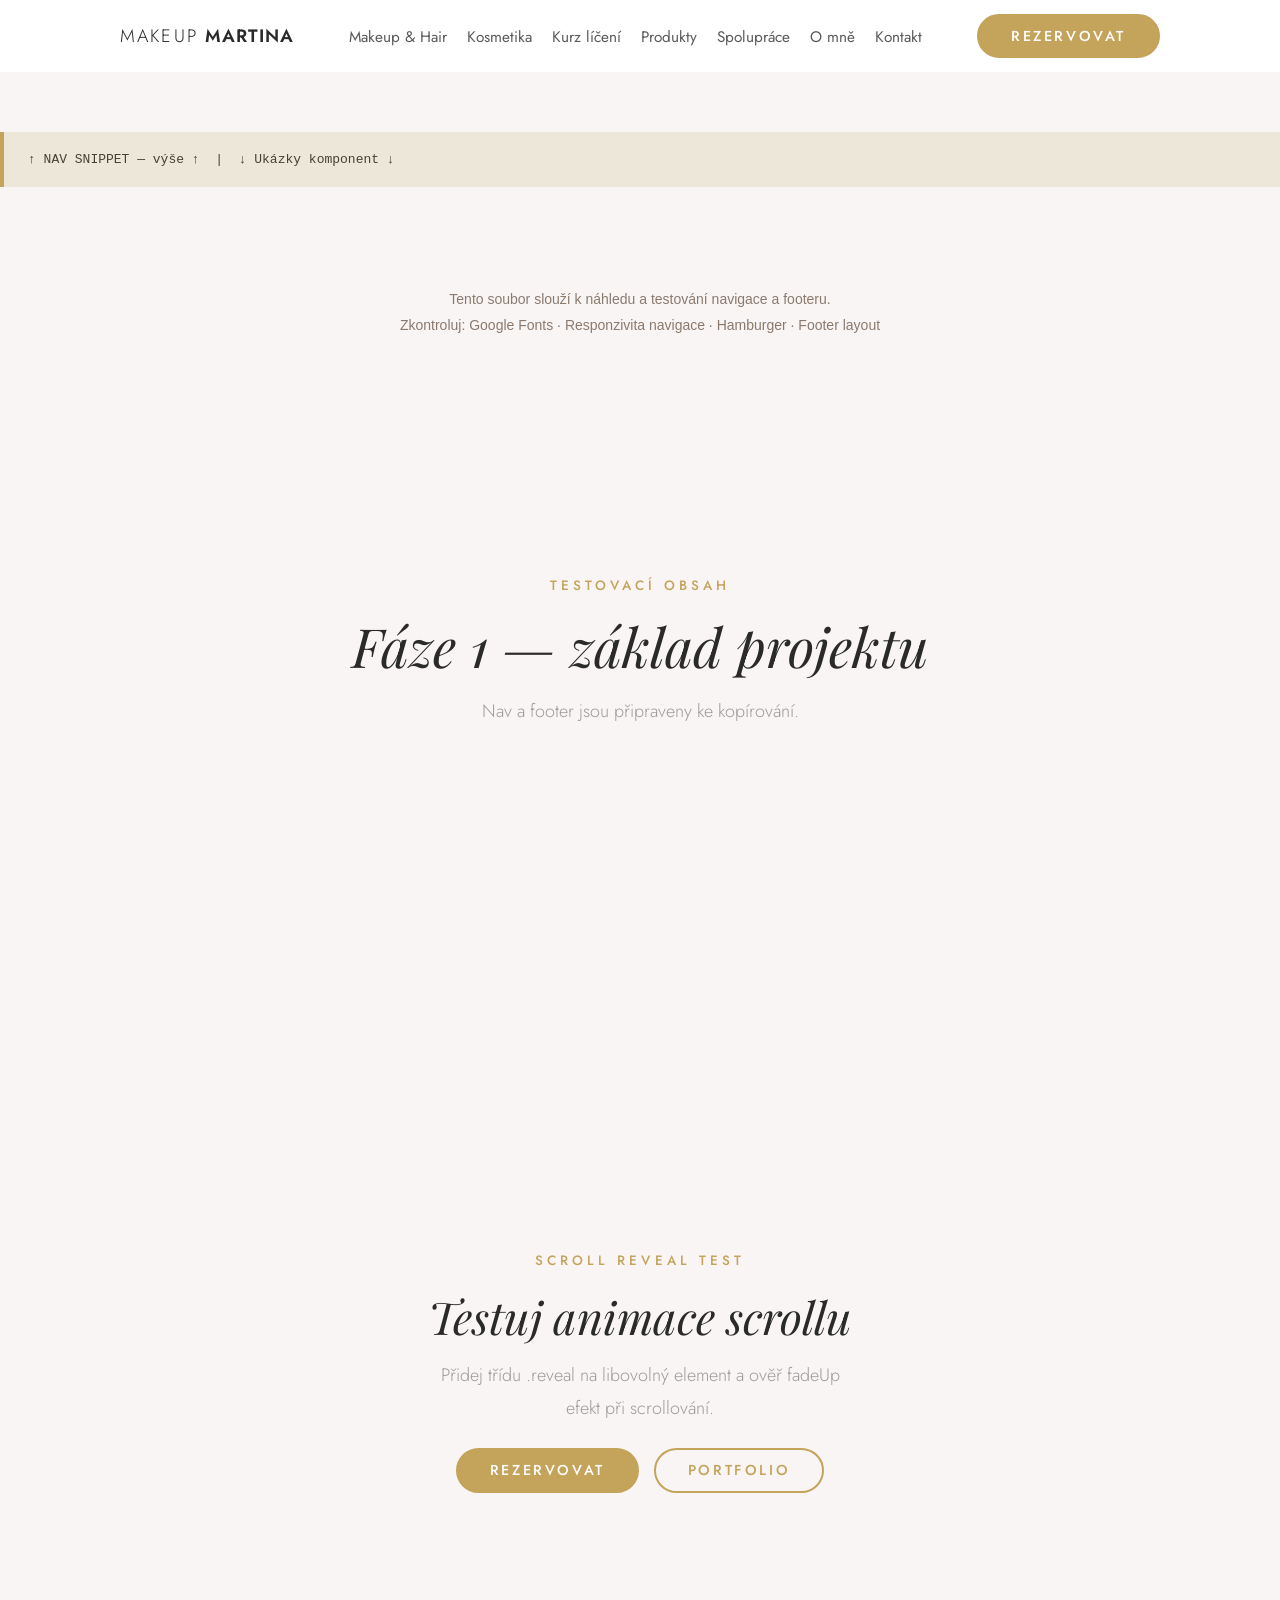
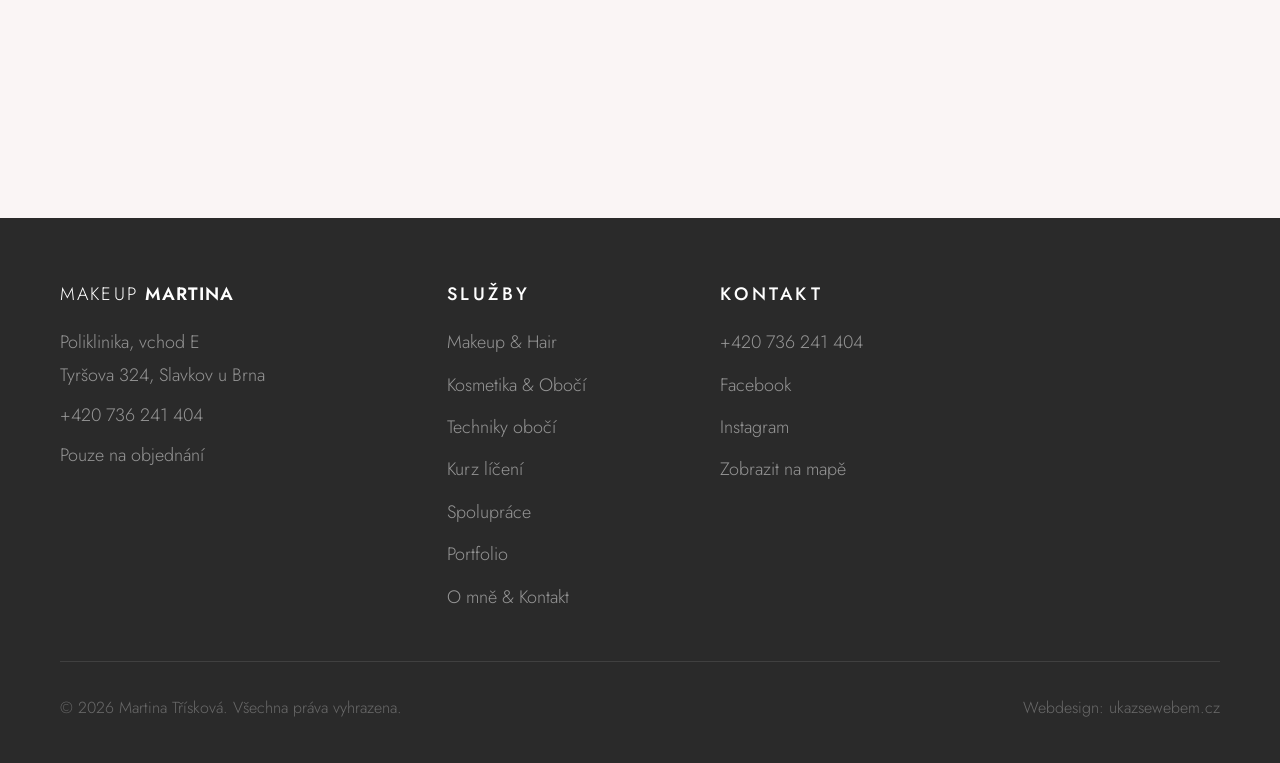
<file: _snippets.html>
<!DOCTYPE html>
<html lang="cs">
<head>
  <meta charset="UTF-8">
  <meta name="viewport" content="width=device-width, initial-scale=1.0">
  <title>Snippets — Makeup Martina</title>

  <!-- Google Fonts -->
  <link rel="preconnect" href="https://fonts.googleapis.com">
  <link rel="preconnect" href="https://fonts.gstatic.com" crossorigin>
  <link href="https://fonts.googleapis.com/css2?family=Playfair+Display:ital,wght@0,400;0,500;0,700;1,400;1,700&family=Jost:wght@300;400;500&display=swap" rel="stylesheet">

  <link rel="stylesheet" href="css/styles.css">

  <style>
    /* Pouze pro tento soubor — preview účely */
    body { padding-top: 72px; }
    .snippet-divider {
      margin: 60px 0;
      padding: 16px 24px;
      background: #ede7d9;
      font-family: monospace;
      font-size: 13px;
      color: #4a3f35;
      border-left: 4px solid #c4a35a;
    }
    .snippet-note {
      padding: 40px;
      text-align: center;
      font-family: 'DM Sans', sans-serif;
      font-size: 14px;
      color: #8a7a6e;
    }
  </style>
</head>
<body>
<a href="#main-content" class="skip-link">Přeskočit na obsah</a>

<!-- ============================================================
     SNIPPET 1: NAVIGACE
     Kopírovat do každé stránky — těsně za <body>
<a href="#main-content" class="skip-link">Přeskočit na obsah</a>
     Změnit .nav__link--active na příslušný odkaz
     ============================================================ -->

<nav class="nav" role="navigation" aria-label="Hlavní navigace">
  <div class="nav__inner">

    <!-- Logo -->
    <a href="/" class="nav__logo" aria-label="Makeup Martina — domů">
      <span>MAKEUP&nbsp;</span><span>MARTINA</span>
    </a>

    <!-- Hlavní menu (desktop) -->
    <ul class="nav__links">
      <li><a href="makeup-hair" class="nav__link">Makeup &amp; Hair</a></li>
      <li><a href="kosmetika" class="nav__link">Kosmetika</a></li>
      <li><a href="kurz-liceni" class="nav__link">Kurz líčení</a></li>
      <li><a href="produkty" class="nav__link">Produkty</a></li>
      <li><a href="spoluprace" class="nav__link">Spolupráce</a></li>
      <li><a href="o-mne" class="nav__link">O mně</a></li>
      <li><a href="kontakt" class="nav__link">Kontakt</a></li>
    </ul>

    <!-- CTA tlačítko (desktop) -->
    <div class="nav__cta">
      <a href="tel:+420736241404" class="btn btn--primary">Rezervovat</a>
    </div>

    <!-- Hamburger (mobil) -->
    <button class="nav__hamburger" aria-label="Otevřít menu" aria-expanded="false" aria-controls="nav-mobile">
      <span></span>
      <span></span>
      <span></span>
    </button>

  </div>
</nav>

<!-- Mobilní menu overlay -->
<div class="nav__mobile" id="nav-mobile" role="dialog" aria-label="Mobilní navigace">
  <ul>
    <li><a href="makeup-hair" class="nav__link">Makeup &amp; Hair</a></li>
    <li><a href="kosmetika" class="nav__link">Kosmetika</a></li>
    <li><a href="kurz-liceni" class="nav__link">Kurz líčení</a></li>
    <li><a href="produkty" class="nav__link">Produkty</a></li>
    <li><a href="spoluprace" class="nav__link">Spolupráce</a></li>
    <li><a href="o-mne" class="nav__link">O mně</a></li>
    <li><a href="kontakt" class="nav__link">Kontakt</a></li>
  </ul>
  <div class="nav__cta">
    <a href="tel:+420736241404" class="btn btn--primary">Rezervovat</a>
  </div>
</div>

<!-- ============================================================
     KONEC SNIPPET: NAVIGACE
     ============================================================ -->


<div class="snippet-divider">↑ NAV SNIPPET — výše ↑ &nbsp;|&nbsp; ↓ Ukázky komponent ↓</div>

<div class="snippet-note">
  <p>Tento soubor slouží k náhledu a testování navigace a footeru.</p>
  <p>Zkontroluj: Google Fonts · Responzivita navigace · Hamburger · Footer layout</p>
</div>


<!-- Příklad hero sekce pro testování výšky nav -->
<section style="height: 60vh; background: var(--cream); display:flex; align-items:center; justify-content:center;">
  <div style="text-align:center;">
    <p class="section-label" aria-hidden="true">Testovací obsah</p>
    <h1 style="font-family:var(--font-serif); font-size:3rem; font-weight:300; color:var(--ink);">Fáze 1 — základ projektu</h1>
    <p style="color:var(--ink-soft); margin-top:16px;">Nav a footer jsou připraveny ke kopírování.</p>
  </div>
</section>

<section style="height: 100vh; background: var(--cream-dark); display:flex; align-items:center; justify-content:center;">
  <div style="text-align:center;">
    <p class="section-label reveal" aria-hidden="true">Scroll reveal test</p>
    <h2 class="reveal reveal-delay-1" style="font-family:var(--font-serif); font-size:2.5rem; font-weight:300; color:var(--ink);">Testuj animace scrollu</h2>
    <p class="reveal reveal-delay-2" style="color:var(--ink-soft); margin-top:16px; max-width:400px; margin-left:auto; margin-right:auto;">Přidej třídu .reveal na libovolný element a ověř fadeUp efekt při scrollování.</p>
    <div class="reveal reveal-delay-3" style="margin-top:24px;">
      <a href="tel:+420736241404" class="btn btn--primary">Rezervovat</a>
      &nbsp;
      <a href="portfolio" class="btn btn--outline">Portfolio</a>
    </div>
  </div>
</section>


<!-- ============================================================
     SNIPPET 2: FOOTER
     Kopírovat do každé stránky — těsně před </body>
     ============================================================ -->

<footer class="footer" role="contentinfo">
  <div class="footer__inner">

    <!-- Sloupec 1: Logo + adresa -->
    <div class="footer__brand">
      <div class="footer__logo">
        <span>MAKEUP&nbsp;</span><span>MARTINA</span>
      </div>
      <address class="footer__address" style="font-style:normal;">
        <p>Poliklinika, vchod E</p>
        <p>Tyršova 324, Slavkov u Brna</p>
        <p style="margin-top:8px;">
          <a href="tel:+420736241404">+420 736 241 404</a>
        </p>
        <p style="margin-top:8px;">Pouze na objednání</p>
      </address>
    </div>

    <!-- Sloupec 2: Navigace -->
    <div class="footer__nav">
      <p class="footer__nav-title">Služby</p>
      <nav class="footer__nav-links" aria-label="Patička navigace">
        <a href="makeup-hair">Makeup &amp; Hair</a>
        <a href="kosmetika">Kosmetika &amp; Obočí</a>
        <a href="oboci">Techniky obočí</a>
        <a href="kurz-liceni">Kurz líčení</a>
        <a href="spoluprace">Spolupráce</a>
        <a href="portfolio">Portfolio</a>
        <a href="o-mne">O mně &amp; Kontakt</a>
      </nav>
    </div>

    <!-- Sloupec 3: Kontakt -->
    <div class="footer__contact">
      <p class="footer__contact-title">Kontakt</p>
      <div class="footer__contact-links">
        <a href="tel:+420736241404">+420 736 241 404</a>
        <a href="https://www.facebook.com/martinatriskova.slavkov" target="_blank" rel="noopener noreferrer">Facebook</a>
        <a href="https://www.instagram.com/makeupmartina_slavkov/" target="_blank" rel="noopener noreferrer">Instagram</a>
        <a href="https://maps.app.goo.gl/oFgY2GvgbSMM2m4w6" target="_blank" rel="noopener noreferrer">
          Zobrazit na mapě
        </a>
      </div>
    </div>

  </div>

  <!-- Spodní řádek -->
  <div class="footer__bottom">
    <p class="footer__copy">© 2026 Martina Třísková. Všechna práva vyhrazena.</p>
    <span style="color:rgba(255,255,255,.3);">Webdesign: <a href="https://ukazsewebem.cz" target="_blank" rel="noopener noreferrer">ukazsewebem.cz</a></span>
  </div>
</footer>

<!-- ============================================================
     KONEC SNIPPET: FOOTER
     ============================================================ -->

<!-- JS — umístit těsně před </body> -->
<script src="js/main.js"></script>
</body>
</html>


<!--
=================================================================
NÁVOD K POUŽITÍ — kopírování snippetů
=================================================================

ŠABLONA PRO KAŽDOU STRÁNKU:
─────────────────────────────────────────────────────────────────
<!DOCTYPE html>
<html lang="cs">
<head>
  <meta charset="UTF-8">
  <meta name="viewport" content="width=device-width, initial-scale=1.0">
  <meta name="description" content="[POPIS STRÁNKY]">
  <title>[TITULEK STRÁNKY] | Makeup Martina</title>

  <link rel="icon" href="assets/img/favicon.png" type="image/png">
  <link rel="preconnect" href="https://fonts.googleapis.com">
  <link rel="preconnect" href="https://fonts.gstatic.com" crossorigin>
  <link href="https://fonts.googleapis.com/css2?family=Playfair+Display:ital,wght@0,400;0,500;0,700;1,400;1,700&family=Jost:wght@300;400;500&display=swap" rel="stylesheet">
  <link rel="stylesheet" href="css/styles.css">
</head>
<body>
<a href="#main-content" class="skip-link">Přeskočit na obsah</a>

  [SEM VLOŽIT NAV SNIPPET]
  [SEM VLOŽIT NAV MOBILE SNIPPET]

  <main id="main-content">
    [OBSAH STRÁNKY]
  </main>

  [SEM VLOŽIT FOOTER SNIPPET]

  <script src="js/main.js"></script>
</body>
</html>
─────────────────────────────────────────────────────────────────

AKTIVNÍ ODKAZ V NAV:
Přidat třídu .nav__link--active na příslušný odkaz:
  index.html       → žádný odkaz (nebo logo)
  makeup-hair.html → <a href="makeup-hair" class="nav__link nav__link--active">
  kosmetika.html   → <a href="kosmetika" class="nav__link nav__link--active">
  kurz-liceni.html → <a href="kurz-liceni" class="nav__link nav__link--active">
  portfolio.html   → <a href="portfolio" class="nav__link nav__link--active">
  o-mne.html       → <a href="o-mne" class="nav__link nav__link--active">

CO DOPLNIT PŘED SPUŠTĚNÍM:
  [x] Facebook: https://www.facebook.com/martinatriskova.slavkov
  [x] favicon: assets/img/favicon.png
  [ ] Všechny fotky dle STRUCTURE.md

=================================================================
-->
</file>
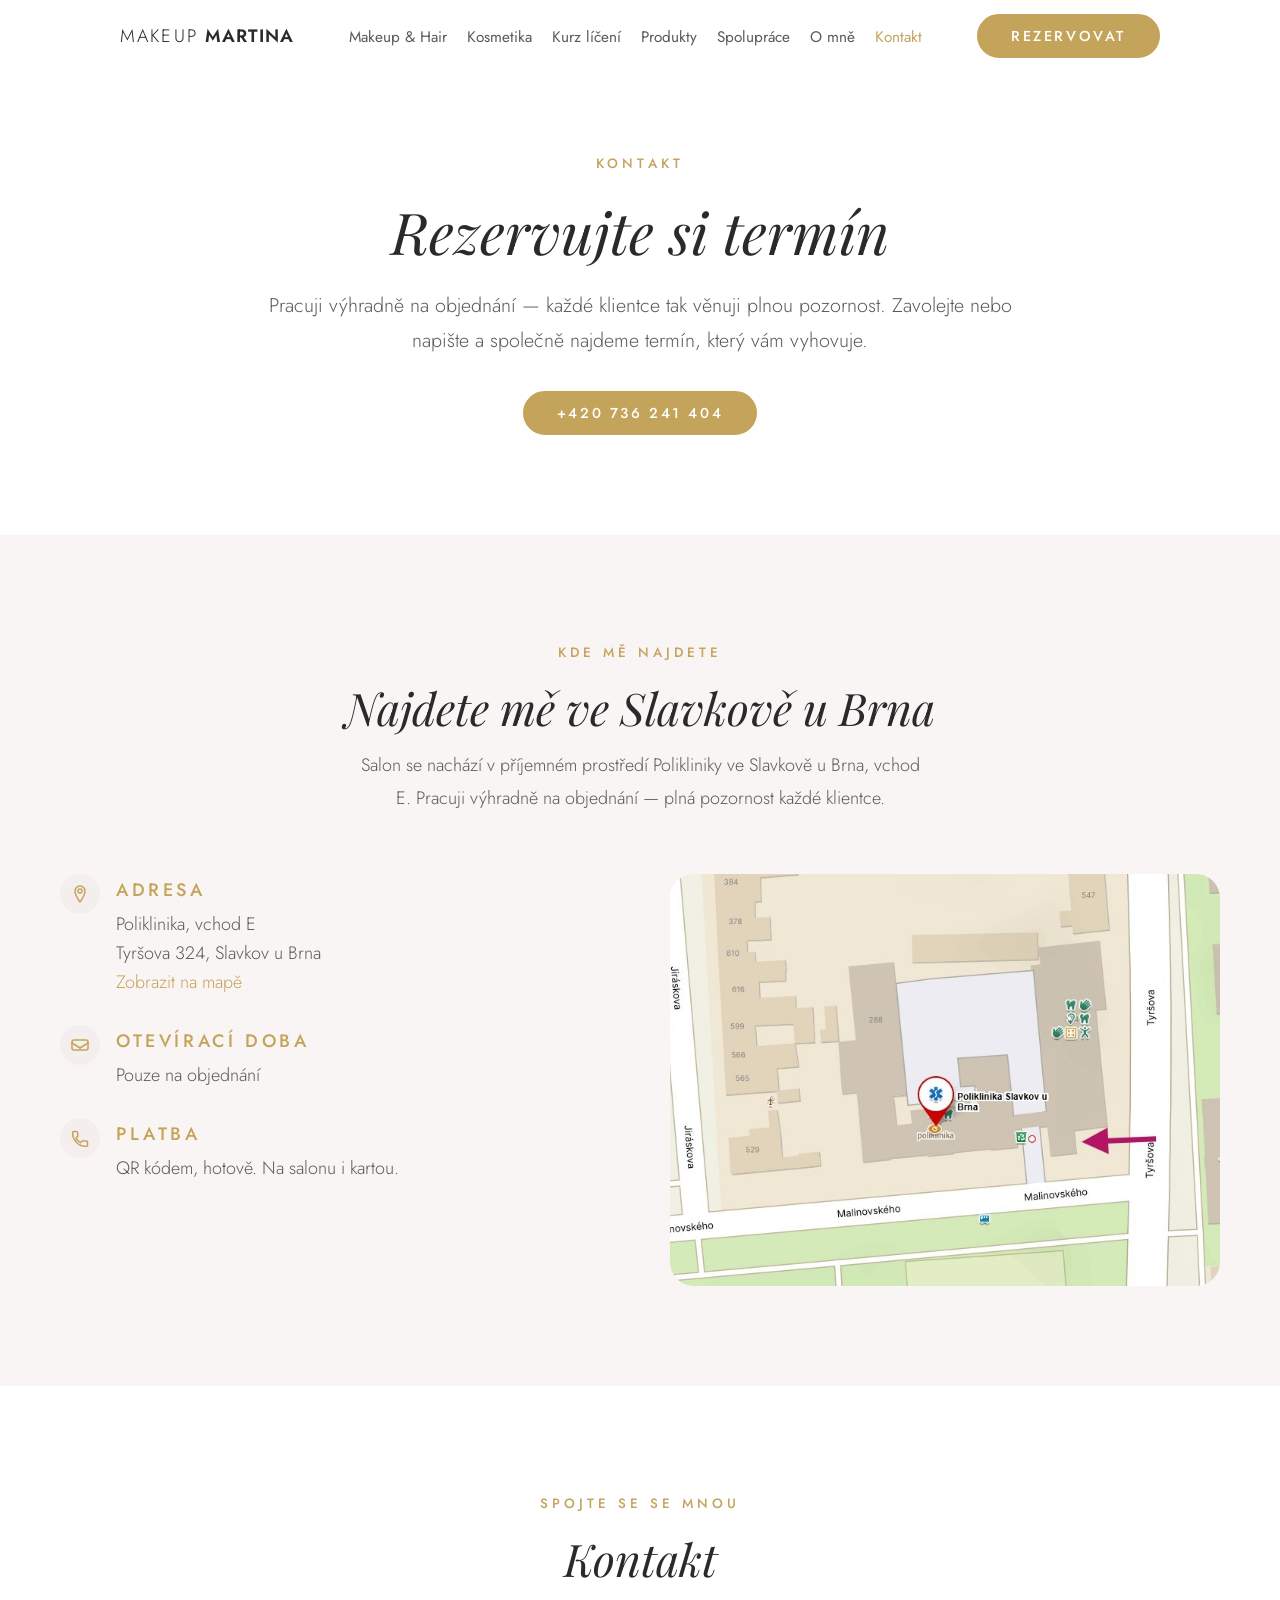
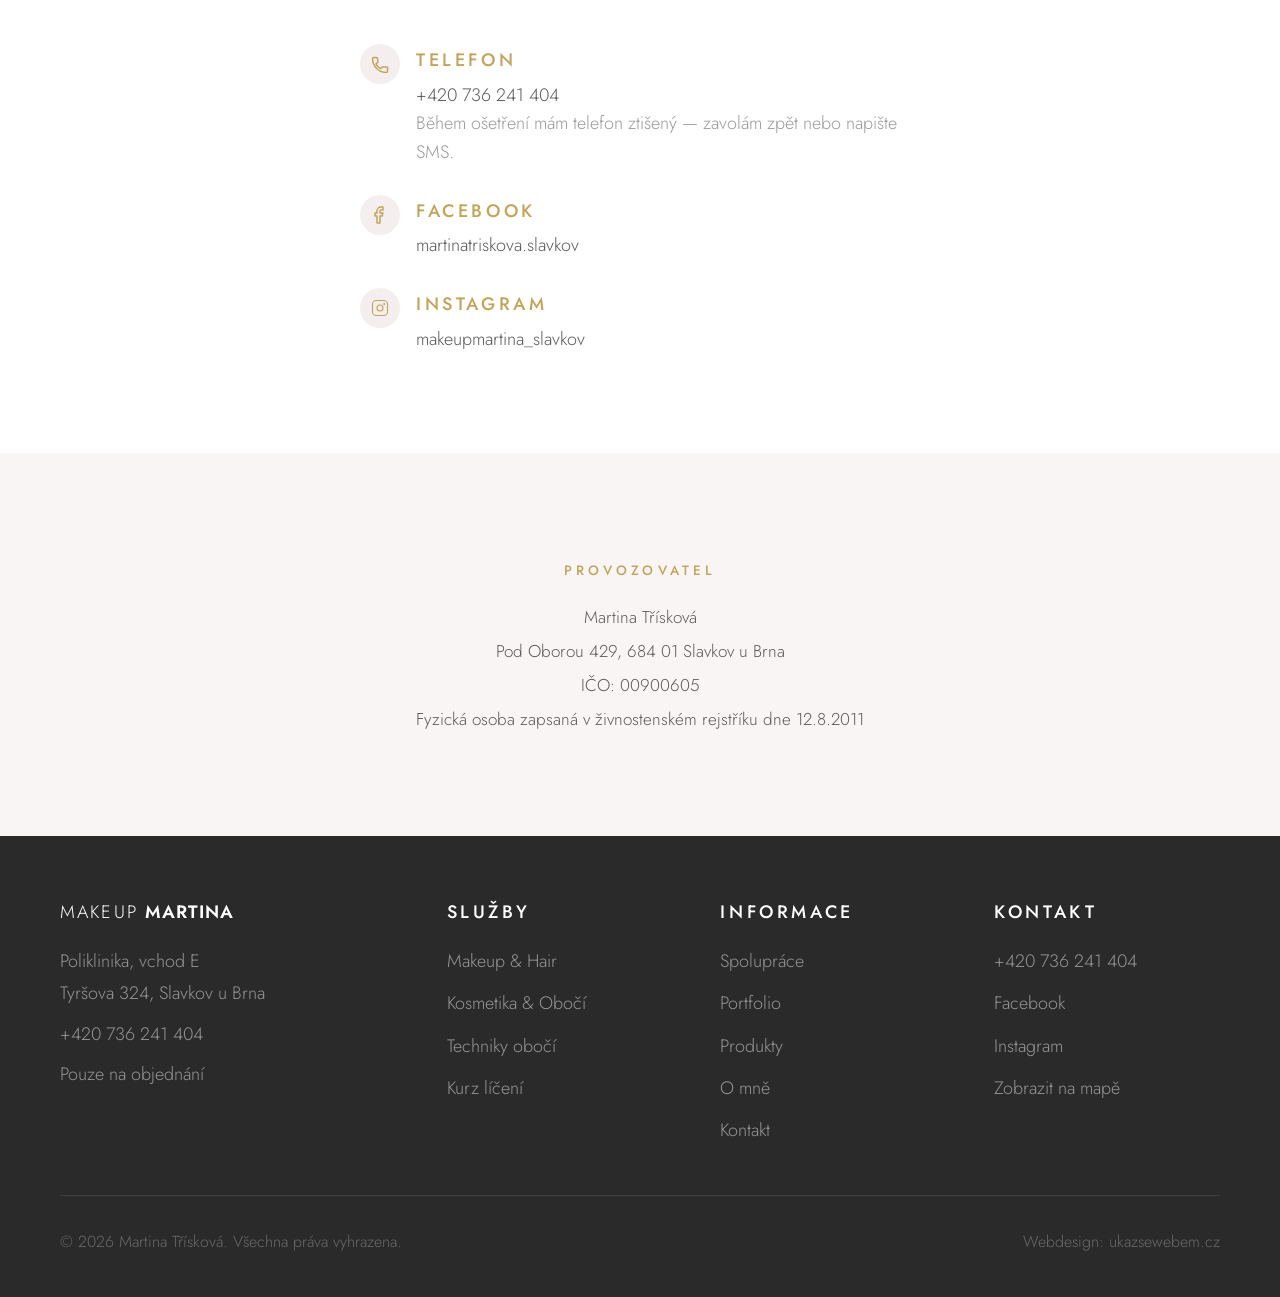
<file: kontakt.html>
<!DOCTYPE html>
<html lang="cs">
<head>
  <meta charset="UTF-8">
  <meta name="author" content="Martina Třísková">
  <meta name="viewport" content="width=device-width, initial-scale=1.0">
  <meta name="description" content="Kontakt a rezervace — Martina Třísková, vizážistka a kosmetička. Slavkov u Brna, Poliklinika vchod E. Pouze na objednání.">
  <!-- Open Graph -->
  <meta property="og:type"         content="website">
  <meta property="og:locale"       content="cs_CZ">
  <meta property="og:site_name"    content="Makeup Martina">
  <meta property="og:title"        content="Kontakt | Makeup Martina Slavkov u Brna">
  <meta property="og:description"  content="Kontakt a rezervace — Martina Třísková, vizážistka a kosmetička. Slavkov u Brna, Poliklinika vchod E. Pouze na objednání.">
  <meta property="og:url"          content="https://makeupmartina.cz/kontakt">
  <meta property="og:image"        content="https://makeupmartina.cz/assets/img/og-image.jpg">
  <meta property="og:image:width"  content="1200">
  <meta property="og:image:height" content="630">
  <meta property="og:image:alt"    content="Makeup Martina — vizážistka Slavkov u Brna">
  <!-- Twitter Card -->
  <meta name="twitter:card"        content="summary_large_image">
  <meta name="twitter:title"       content="Kontakt | Makeup Martina Slavkov u Brna">
  <meta name="twitter:description" content="Kontakt a rezervace — Martina Třísková, vizážistka a kosmetička. Slavkov u Brna, Poliklinika vchod E. Pouze na objednání.">
  <meta name="twitter:image"       content="https://makeupmartina.cz/assets/img/og-image.jpg">
  <title>Kontakt | Makeup Martina Slavkov u Brna</title>
  <link rel="icon" href="assets/img/favicon.png" type="image/png">
  <link rel="preconnect" href="https://fonts.googleapis.com">
  <link rel="preconnect" href="https://fonts.gstatic.com" crossorigin>
  <link href="https://fonts.googleapis.com/css2?family=Playfair+Display:ital,wght@0,400;0,500;0,700;1,400;1,700&family=Jost:wght@300;400;500&display=swap" rel="stylesheet">
  <link rel="stylesheet" href="css/styles.css">
    <!-- Strukturovaná data -->
  <script type="application/ld+json">
  {
    "@context": "https://schema.org",
    "@type": "BeautySalon",
    "name": "Makeup Martina",
    "url": "https://makeupmartina.cz",
    "telephone": "+420736241404",
    "priceRange": "$$",
    "image": "https://makeupmartina.cz/assets/img/og-image.jpg",
    "address": {
      "@type": "PostalAddress",
      "streetAddress": "Tyršova 324",
      "addressLocality": "Slavkov u Brna",
      "postalCode": "684 01",
      "addressCountry": "CZ"
    },
    "geo": {
      "@type": "GeoCoordinates",
      "latitude": 49.1534,
      "longitude": 16.8768
    },
    "openingHoursSpecification": {
      "@type": "OpeningHoursSpecification",
      "description": "Pouze na objednání"
    },
    "sameAs": ["https://www.facebook.com/martinatriskova.slavkov", "https://www.instagram.com/makeupmartina_slavkov/"]
  }
  </script>
  <link rel="canonical" href="https://makeupmartina.cz/kontakt">
</head>
<body>
<a href="#main-content" class="skip-link">Přeskočit na obsah</a>

<nav class="nav" role="navigation" aria-label="Hlavní navigace">
  <div class="nav__inner">
    <a href="/" class="nav__logo" aria-label="Makeup Martina — domů">
      <span>MAKEUP&nbsp;</span><span>MARTINA</span>
    </a>
    <ul class="nav__links">
      <li><a href="makeup-hair" class="nav__link">Makeup &amp; Hair</a></li>
      <li><a href="kosmetika" class="nav__link">Kosmetika</a></li>
      <li><a href="kurz-liceni" class="nav__link">Kurz líčení</a></li>
      <li><a href="produkty" class="nav__link">Produkty</a></li>
      <li><a href="spoluprace" class="nav__link">Spolupráce</a></li>
      <li><a href="o-mne" class="nav__link">O mně</a></li>
      <li><a href="kontakt" class="nav__link nav__link--active">Kontakt</a></li>
    </ul>
    <div class="nav__cta">
      <a href="tel:+420736241404" class="btn btn--primary">Rezervovat</a>
    </div>
    <button class="nav__hamburger" aria-label="Otevřít menu" aria-expanded="false" aria-controls="nav-mobile">
      <span></span><span></span><span></span>
    </button>
  </div>
</nav>

<div class="nav__mobile" id="nav-mobile" role="dialog" aria-label="Mobilní navigace">
  <ul>
    <li><a href="makeup-hair" class="nav__link">Makeup &amp; Hair</a></li>
    <li><a href="kosmetika" class="nav__link">Kosmetika</a></li>
    <li><a href="kurz-liceni" class="nav__link">Kurz líčení</a></li>
    <li><a href="produkty" class="nav__link">Produkty</a></li>
    <li><a href="spoluprace" class="nav__link">Spolupráce</a></li>
    <li><a href="o-mne" class="nav__link">O mně</a></li>
    <li><a href="kontakt" class="nav__link nav__link--active">Kontakt</a></li>
  </ul>
  <div class="nav__cta">
    <a href="tel:+420736241404" class="btn btn--primary">Rezervovat</a>
  </div>
</div>

<main id="main-content">

  <!-- HERO -->
  <section class="hero hero--inner" id="hero">
    <div class="hero__inner">
      <div class="hero__content">
        <p class="hero__eyebrow">Kontakt</p>
        <h1 class="hero__title">Rezervujte si termín</h1>
        <p class="hero__perex">
          Pracuji výhradně na objednání — každé klientce tak věnuji plnou pozornost.
          Zavolejte nebo napište a společně najdeme termín, který vám vyhovuje.
        </p>
        <div class="hero__actions">
          <a href="tel:+420736241404" class="btn btn--primary">+420 736 241 404</a>
        </div>
      </div>
    </div>
  </section>

  <!-- SALON + MAPA -->
  <section class="section section--cream-dark" id="salon">
    <div class="section__inner">
      <div class="section__header">
        <p class="section-label reveal" aria-hidden="true">Kde mě najdete</p>
        <h2 class="section__title reveal reveal-delay-1">Najdete mě ve Slavkově u Brna</h2>
        <p class="section__perex reveal reveal-delay-2">
          Salon se nachází v příjemném prostředí Polikliniky ve Slavkově u Brna, vchod E.
          Pracuji výhradně na objednání — plná pozornost každé klientce.
        </p>
      </div>
      <div class="contact-grid">
        <div class="contact-info reveal">
          <div class="contact-item">
            <div class="contact-item__icon">
              <svg viewBox="0 0 18 18" fill="none" stroke="currentColor" aria-hidden="true">
                <path d="M9 1C6.24 1 4 3.24 4 6c0 4.25 5 11 5 11s5-6.75 5-11c0-2.76-2.24-5-5-5z"/>
                <circle cx="9" cy="6" r="2"/>
              </svg>
            </div>
            <div>
              <p class="contact-item__label">Adresa</p>
              <p class="contact-item__value">
                Poliklinika, vchod E<br>
                Tyršova 324, Slavkov u Brna<br>
                <a href="https://maps.app.goo.gl/oFgY2GvgbSMM2m4w6" target="_blank" rel="noopener noreferrer" style="font-size:1rem; color:var(--gold);">Zobrazit na mapě</a>
              </p>
            </div>
          </div>
          <div class="contact-item">
            <div class="contact-item__icon">
              <svg viewBox="0 0 18 18" fill="none" stroke="currentColor" aria-hidden="true">
                <rect x="1" y="4" width="16" height="10" rx="2"/>
                <path d="M1 7l8 5 8-5"/>
              </svg>
            </div>
            <div>
              <p class="contact-item__label">Otevírací doba</p>
              <p class="contact-item__value">Pouze na objednání</p>
            </div>
          </div>
          <div class="contact-item">
            <div class="contact-item__icon">
              <svg viewBox="0 0 18 18" fill="none" stroke="currentColor" aria-hidden="true">
                <path d="M15.05 12.1a12.4 12.4 0 01-2.7-.39 1.1 1.1 0 00-1.1.27l-1.66 1.66a10.62 10.62 0 01-4.6-4.6L6.65 7.4a1.1 1.1 0 00.27-1.1 12.4 12.4 0 01-.39-2.7A1.1 1.1 0 005.44 2.5H2.7A1.1 1.1 0 001.6 3.6a13.6 13.6 0 0013.8 13.8 1.1 1.1 0 001.1-1.1v-2.73a1.1 1.1 0 00-1.45-1.47z"/>
              </svg>
            </div>
            <div>
              <p class="contact-item__label">Platba</p>
              <p class="contact-item__value">QR kódem, hotově. Na salonu i kartou.</p>
            </div>
          </div>
        </div>
        <div class="map-wrapper reveal reveal-delay-1">
          <button class="map-lightbox-trigger" aria-label="Zvětšit mapu" aria-controls="map-lightbox">
            <img src="assets/img/mapa.jpg"
                 alt="Poloha salonu Makeup Martina — Tyršova 324, Slavkov u Brna"
                 loading="lazy">
          </button>
        </div>
      </div>
    </div>
  </section>

  <!-- KONTAKT -->
  <section class="section section--cream-light" id="kontakt">
    <div class="section__inner">
      <div class="section__header">
        <p class="section-label reveal" aria-hidden="true">Spojte se se mnou</p>
        <h2 class="section__title reveal reveal-delay-1">Kontakt</h2>
      </div>
      <div class="contact-info" style="max-width:560px; margin:0 auto;">

        <div class="contact-item reveal">
          <div class="contact-item__icon">
            <svg viewBox="0 0 18 18" fill="none" stroke="currentColor" aria-hidden="true">
              <path d="M15.05 12.1a12.4 12.4 0 01-2.7-.39 1.1 1.1 0 00-1.1.27l-1.66 1.66a10.62 10.62 0 01-4.6-4.6L6.65 7.4a1.1 1.1 0 00.27-1.1 12.4 12.4 0 01-.39-2.7A1.1 1.1 0 005.44 2.5H2.7A1.1 1.1 0 001.6 3.6a13.6 13.6 0 0013.8 13.8 1.1 1.1 0 001.1-1.1v-2.73a1.1 1.1 0 00-1.45-1.47z"/>
            </svg>
          </div>
          <div>
            <p class="contact-item__label">Telefon</p>
            <p class="contact-item__value">
              <a href="tel:+420736241404">+420 736 241 404</a><br>
              <span style="font-size:1rem; color:var(--ink-soft);">
                Během ošetření mám telefon ztišený — zavolám zpět nebo napište SMS.
              </span>
            </p>
          </div>
        </div>

        <div class="contact-item reveal reveal-delay-2">
          <div class="contact-item__icon">
            <svg viewBox="0 0 18 18" fill="currentColor" stroke="none" aria-hidden="true">
              <path d="M12 1h-2C7.8 1 6 2.8 6 5v2H4v3h2v7h3v-7h2l1-3h-3V5c0-.6.4-1 1-1h2V1z"/>
            </svg>
          </div>
          <div>
            <p class="contact-item__label">Facebook</p>
            <p class="contact-item__value">
              <a href="https://www.facebook.com/martinatriskova.slavkov" target="_blank" rel="noopener noreferrer">martinatriskova.slavkov</a>
            </p>
          </div>
        </div>

        <div class="contact-item reveal reveal-delay-3">
          <div class="contact-item__icon">
            <svg viewBox="0 0 24 24" fill="none" stroke="currentColor" stroke-width="1.5" stroke-linecap="round" stroke-linejoin="round" aria-hidden="true">
              <rect x="2" y="2" width="20" height="20" rx="5" ry="5"/>
              <circle cx="12" cy="12" r="4"/>
              <circle cx="17.5" cy="6.5" r="1" fill="currentColor" stroke="none"/>
            </svg>
          </div>
          <div>
            <p class="contact-item__label">Instagram</p>
            <p class="contact-item__value">
              <a href="https://www.instagram.com/makeupmartina_slavkov/" target="_blank" rel="noopener noreferrer">makeupmartina_slavkov</a>
            </p>
          </div>
        </div>

      </div>
    </div>
  </section>

  <!-- PROVOZOVATEL -->
  <section class="section section--cream" id="provozovatel">
    <div class="section__inner">
      <div style="max-width:560px; margin:0 auto; text-align:center;">
        <p class="section-label reveal" aria-hidden="true">Provozovatel</p>
        <address style="font-style:normal; font-size:.95rem; color:var(--ink-mid); line-height:2;" class="reveal reveal-delay-1">
          Martina Třísková<br>
          Pod Oborou 429, 684 01 Slavkov u Brna<br>
          IČO: 00900605<br>
          Fyzická osoba zapsaná v živnostenském rejstříku dne 12.8.2011
        </address>
      </div>
    </div>
  </section>

</main>

<!-- LIGHTBOX — mapa -->
<div class="lightbox" id="map-lightbox" role="dialog" aria-modal="true" aria-label="Mapa salonu" hidden>
  <div class="lightbox__backdrop"></div>
  <button class="lightbox__close" aria-label="Zavřít">
    <svg viewBox="0 0 24 24" fill="none" stroke="currentColor" stroke-width="2" stroke-linecap="round" aria-hidden="true">
      <line x1="18" y1="6" x2="6" y2="18"/>
      <line x1="6" y1="6" x2="18" y2="18"/>
    </svg>
  </button>
  <img class="lightbox__img" src="assets/img/mapa.jpg" alt="Poloha salonu Makeup Martina — Tyršova 324, Slavkov u Brna">
</div>

<footer class="footer" role="contentinfo">
  <div class="footer__inner">
    <div class="footer__brand">
      <div class="footer__logo"><span>MAKEUP&nbsp;</span><span>MARTINA</span></div>
      <address class="footer__address" style="font-style:normal;">
        <p>Poliklinika, vchod E</p>
        <p>Tyršova 324, Slavkov u Brna</p>
        <p style="margin-top:8px;"><a href="tel:+420736241404">+420 736 241 404</a></p>
        <p style="margin-top:8px;">Pouze na objednání</p>
      </address>
    </div>
    <div class="footer__nav">
      <p class="footer__nav-title">Služby</p>
      <nav class="footer__nav-links" aria-label="Patička navigace — Služby">
        <a href="makeup-hair">Makeup &amp; Hair</a>
        <a href="kosmetika">Kosmetika &amp; Obočí</a>
        <a href="oboci">Techniky obočí</a>
        <a href="kurz-liceni">Kurz líčení</a>
      </nav>
    </div>
    <div class="footer__nav">
      <p class="footer__nav-title">Informace</p>
      <nav class="footer__nav-links" aria-label="Patička navigace — Informace">
        <a href="spoluprace">Spolupráce</a>
        <a href="portfolio">Portfolio</a>
        <a href="produkty">Produkty</a>
        <a href="o-mne">O mně</a>
        <a href="kontakt">Kontakt</a>
      </nav>
    </div>
    <div class="footer__contact">
      <p class="footer__contact-title">Kontakt</p>
      <div class="footer__contact-links">
        <a href="tel:+420736241404">+420 736 241 404</a>
        <a href="https://www.facebook.com/martinatriskova.slavkov" target="_blank" rel="noopener noreferrer">Facebook</a>
        <a href="https://www.instagram.com/makeupmartina_slavkov/" target="_blank" rel="noopener noreferrer">Instagram</a>
        <a href="https://maps.app.goo.gl/oFgY2GvgbSMM2m4w6" target="_blank" rel="noopener noreferrer">Zobrazit na mapě</a>
      </div>
    </div>
  </div>
  <div class="footer__bottom">
    <p class="footer__copy">© 2026 Martina Třísková. Všechna práva vyhrazena.</p>
    <span style="color:rgba(255,255,255,.3);">Webdesign: <a href="https://ukazsewebem.cz" target="_blank" rel="noopener noreferrer">ukazsewebem.cz</a></span>
  </div>
</footer>

<script src="js/main.js"></script>
</body>
</html>
</file>
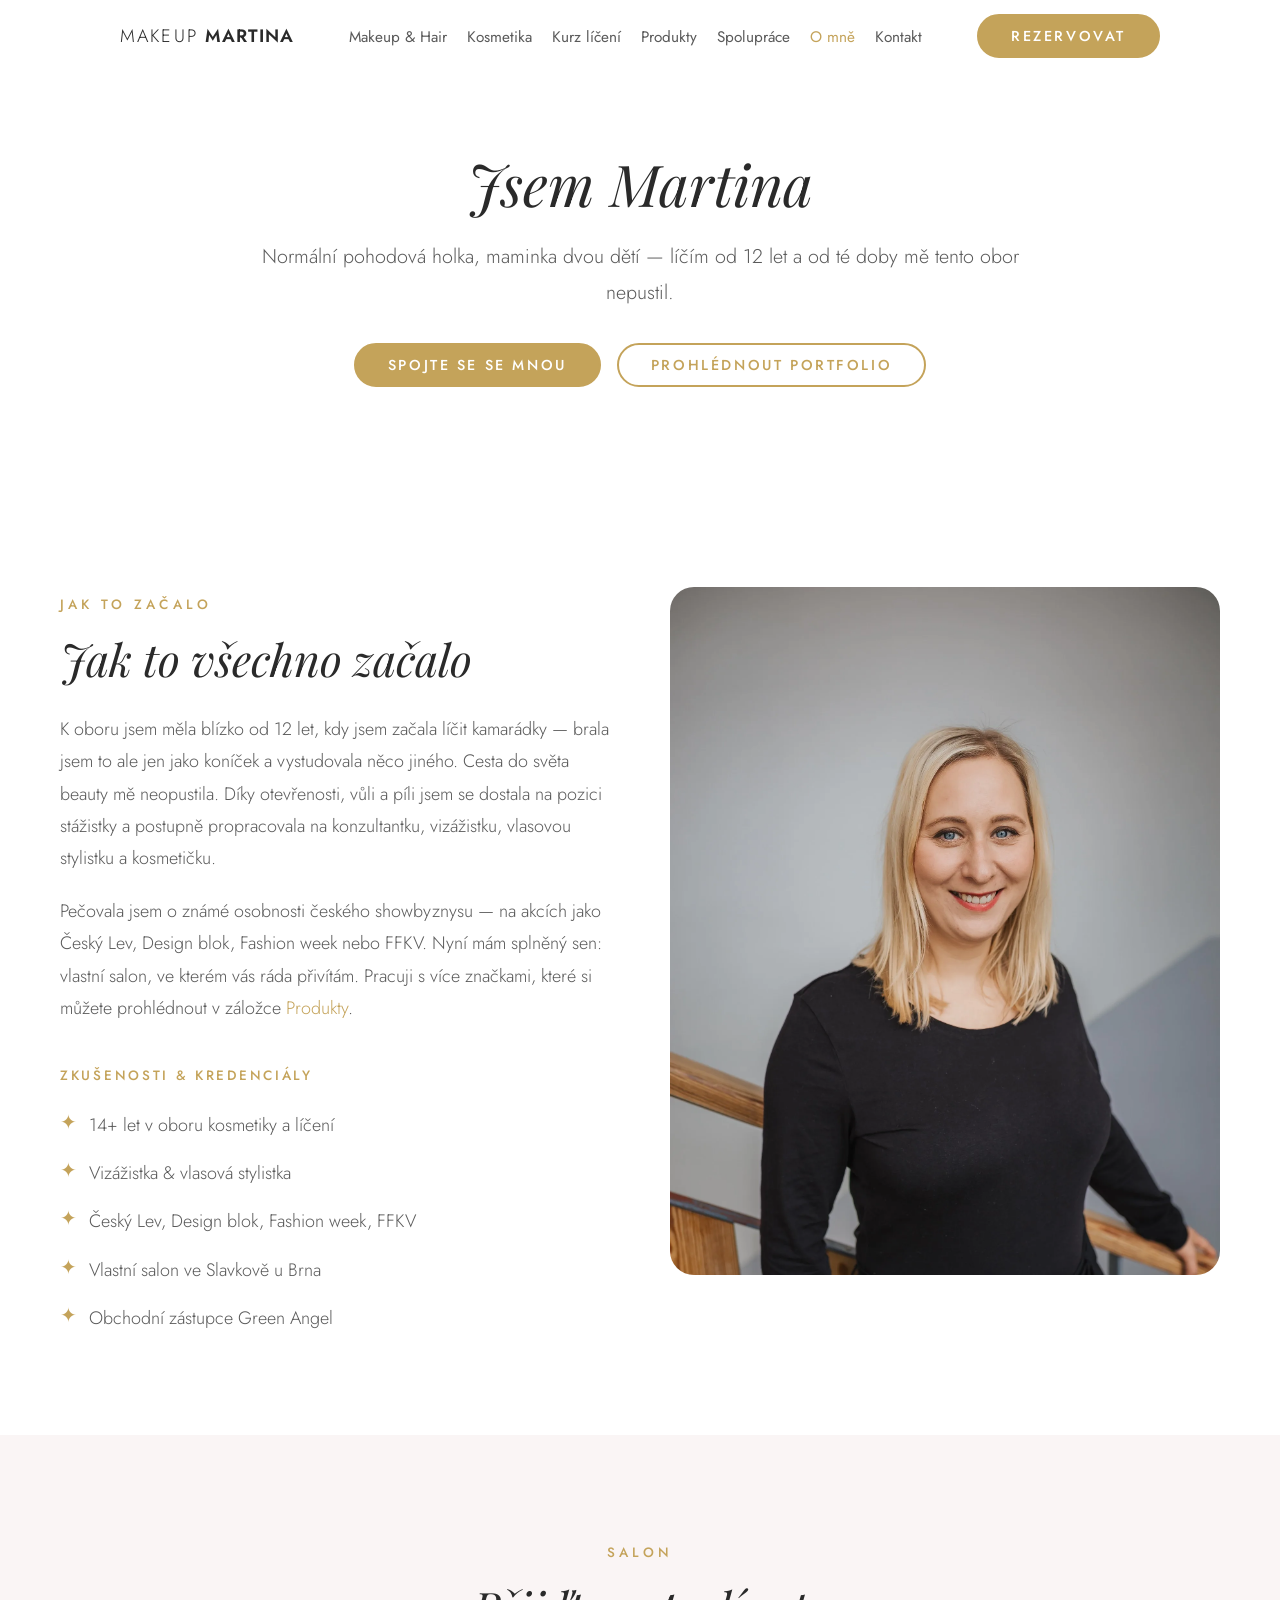
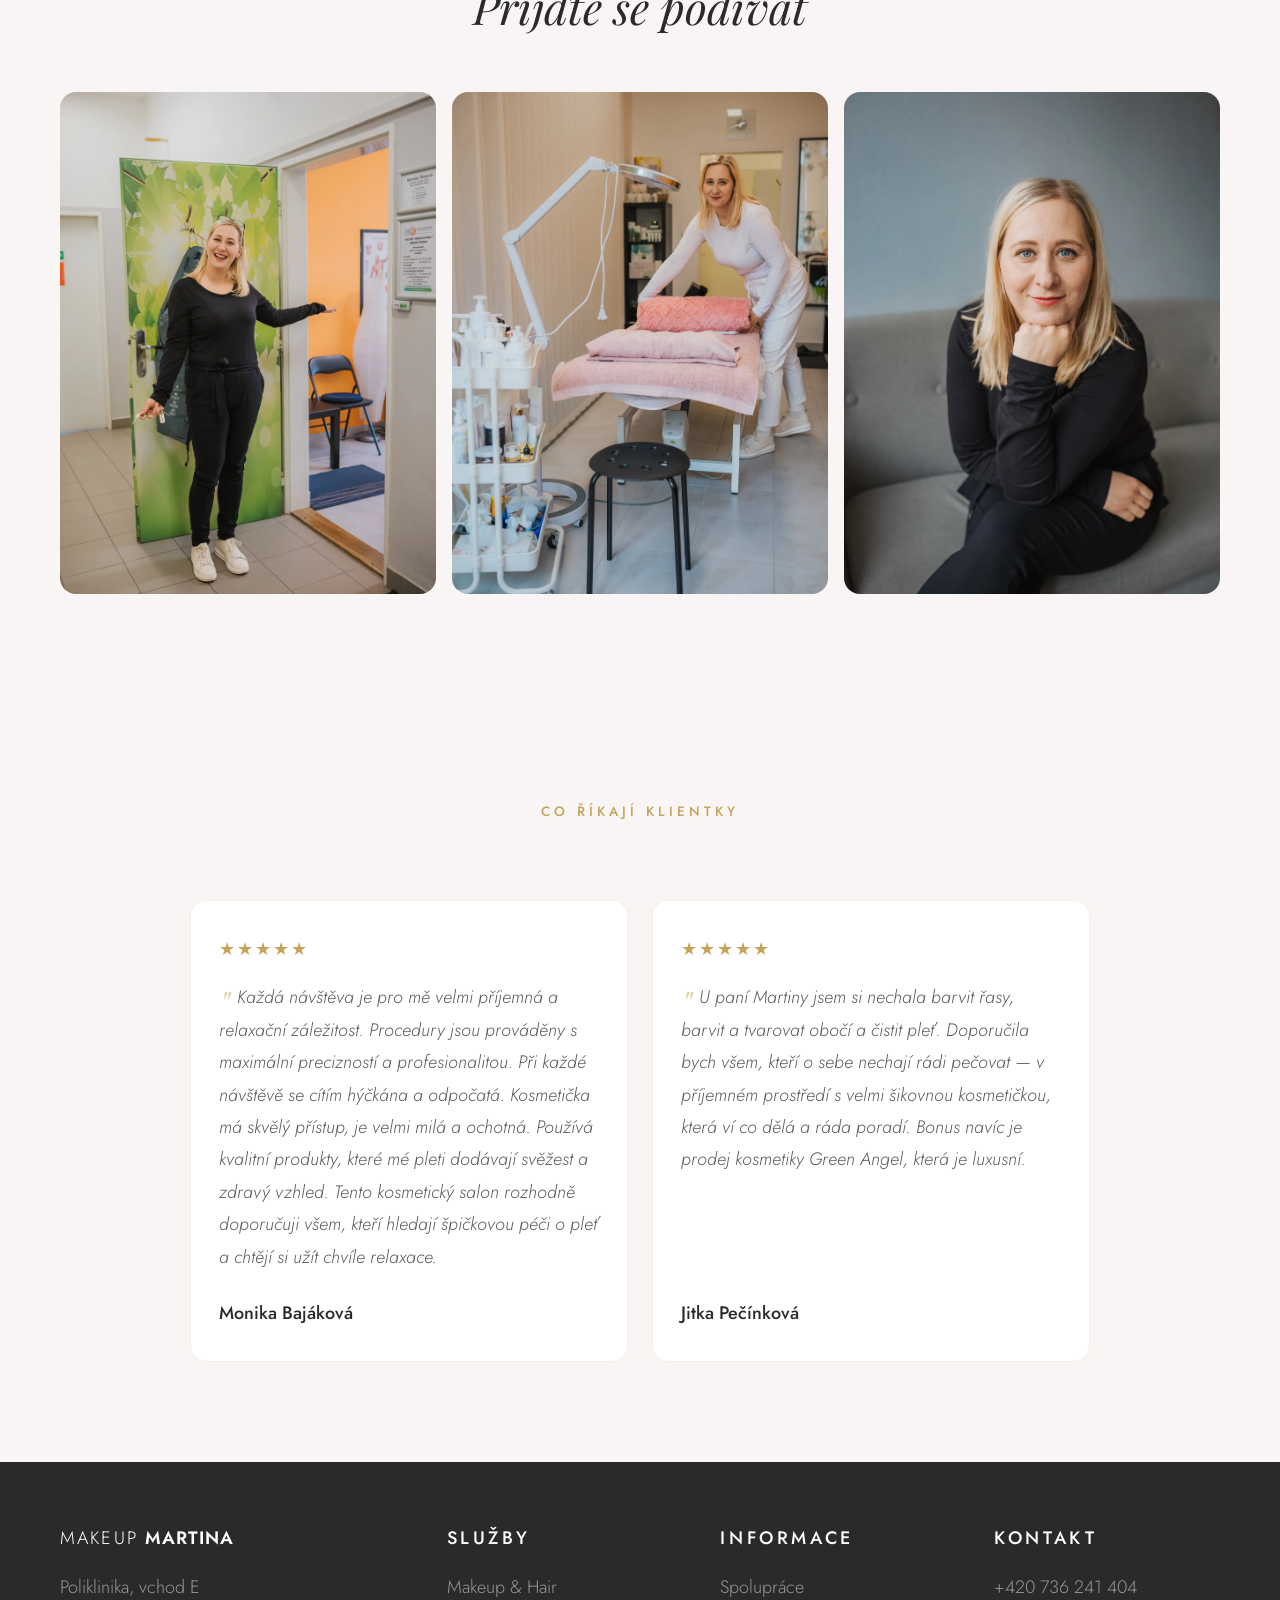
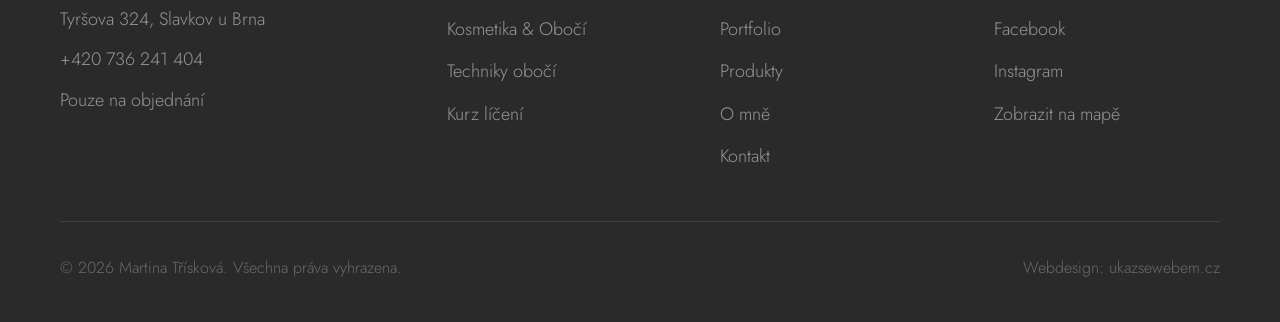
<file: o-mne.html>
<!DOCTYPE html>
<html lang="cs">
<head>
  <meta charset="UTF-8">
  <meta name="author" content="Martina Třísková">
  <meta name="viewport" content="width=device-width, initial-scale=1.0">
  <meta name="description" content="Martina Třísková — vizážistka a kosmetička s 14 lety zkušeností. Příběh, kredenciály a zákulisí salonu. Slavkov u Brna.">
  <!-- Open Graph -->
  <meta property="og:type"         content="website">
  <meta property="og:locale"       content="cs_CZ">
  <meta property="og:site_name"    content="Makeup Martina">
  <meta property="og:title"        content="O mně | Makeup Martina Slavkov u Brna">
  <meta property="og:description"  content="Martina Třísková — vizážistka a kosmetička s 14 lety zkušeností. Příběh, kredenciály a zákulisí salonu. Slavkov u Brna.">
  <meta property="og:url"          content="https://makeupmartina.cz/o-mne">
  <meta property="og:image"        content="https://makeupmartina.cz/assets/img/og-image.jpg">
  <meta property="og:image:width"  content="1200">
  <meta property="og:image:height" content="630">
  <meta property="og:image:alt"    content="Makeup Martina — vizážistka Slavkov u Brna">
  <!-- Twitter Card -->
  <meta name="twitter:card"        content="summary_large_image">
  <meta name="twitter:title"       content="O mně | Makeup Martina Slavkov u Brna">
  <meta name="twitter:description" content="Martina Třísková — vizážistka a kosmetička s 14 lety zkušeností. Příběh, kredenciály a zákulisí salonu. Slavkov u Brna.">
  <meta name="twitter:image"       content="https://makeupmartina.cz/assets/img/og-image.jpg">
  <title>O mně | Makeup Martina Slavkov u Brna</title>
  <link rel="icon" href="assets/img/favicon.png" type="image/png">
  <link rel="preconnect" href="https://fonts.googleapis.com">
  <link rel="preconnect" href="https://fonts.gstatic.com" crossorigin>
  <link href="https://fonts.googleapis.com/css2?family=Playfair+Display:ital,wght@0,400;0,500;0,700;1,400;1,700&family=Jost:wght@300;400;500&display=swap" rel="stylesheet">
  <link rel="stylesheet" href="css/styles.css">
  <!-- Strukturovaná data -->
  <script type="application/ld+json">
  {
    "@context": "https://schema.org",
    "@type": "BeautySalon",
    "name": "Makeup Martina",
    "description": "Profesionální líčení, účesy a kosmetická péče. Svatby, plesy, focení. Slavkov u Brna.",
    "url": "https://makeupmartina.cz",
    "telephone": "+420736241404",
    "priceRange": "$$",
    "image": "https://makeupmartina.cz/assets/img/og-image.jpg",
    "address": {
      "@type": "PostalAddress",
      "streetAddress": "Tyršova 324",
      "addressLocality": "Slavkov u Brna",
      "postalCode": "684 01",
      "addressCountry": "CZ"
    },
    "geo": {
      "@type": "GeoCoordinates",
      "latitude": 49.1534,
      "longitude": 16.8768
    },
    "openingHoursSpecification": {
      "@type": "OpeningHoursSpecification",
      "description": "Pouze na objednání"
    },
    "sameAs": ["https://www.facebook.com/martinatriskova.slavkov", "https://www.instagram.com/makeupmartina_slavkov/"]
  }
  </script>
    <script type="application/ld+json">
  {
    "@context": "https://schema.org",
    "@type": "Person",
    "name": "Martina Třísková",
    "jobTitle": "Vizážistka, vlasová stylistka a kosmetička",
    "description": "Vizážistka a kosmetička s 14+ lety zkušeností. Pracovala na Českém Lvu, Design bloku, Fashion weeku. Provozuje vlastní salon ve Slavkově u Brna.",
    "url": "https://makeupmartina.cz/o-mne",
    "telephone": "+420736241404",
    "worksFor": {
      "@type": "BeautySalon",
      "name": "Makeup Martina",
      "url": "https://makeupmartina.cz"
    },
    "address": {
      "@type": "PostalAddress",
      "addressLocality": "Slavkov u Brna",
      "addressCountry": "CZ"
    },
    "sameAs": [
      "https://www.facebook.com/martinatriskova.slavkov",
      "https://www.instagram.com/makeupmartina_slavkov/"
    ]
  }
  </script>
  <link rel="canonical" href="https://makeupmartina.cz/o-mne">
</head>
<body>
<a href="#main-content" class="skip-link">Přeskočit na obsah</a>

<nav class="nav" role="navigation" aria-label="Hlavní navigace">
  <div class="nav__inner">
    <a href="/" class="nav__logo" aria-label="Makeup Martina — domů">
      <span>MAKEUP&nbsp;</span><span>MARTINA</span>
    </a>
    <ul class="nav__links">
      <li><a href="makeup-hair" class="nav__link">Makeup &amp; Hair</a></li>
      <li><a href="kosmetika" class="nav__link">Kosmetika</a></li>
      <li><a href="kurz-liceni" class="nav__link">Kurz líčení</a></li>
      <li><a href="produkty" class="nav__link">Produkty</a></li>
      <li><a href="spoluprace" class="nav__link">Spolupráce</a></li>
      <li><a href="o-mne" class="nav__link nav__link--active">O mně</a></li>
      <li><a href="kontakt" class="nav__link">Kontakt</a></li>
    </ul>
    <div class="nav__cta">
      <a href="tel:+420736241404" class="btn btn--primary">Rezervovat</a>
    </div>
    <button class="nav__hamburger" aria-label="Otevřít menu" aria-expanded="false" aria-controls="nav-mobile">
      <span></span><span></span><span></span>
    </button>
  </div>
</nav>

<div class="nav__mobile" id="nav-mobile" role="dialog" aria-label="Mobilní navigace">
  <ul>
    <li><a href="makeup-hair" class="nav__link">Makeup &amp; Hair</a></li>
    <li><a href="kosmetika" class="nav__link">Kosmetika</a></li>
    <li><a href="kurz-liceni" class="nav__link">Kurz líčení</a></li>
    <li><a href="produkty" class="nav__link">Produkty</a></li>
    <li><a href="spoluprace" class="nav__link">Spolupráce</a></li>
    <li><a href="o-mne" class="nav__link nav__link--active">O mně</a></li>
    <li><a href="kontakt" class="nav__link">Kontakt</a></li>
  </ul>
  <div class="nav__cta">
    <a href="tel:+420736241404" class="btn btn--primary">Rezervovat</a>
  </div>
</div>

<main id="main-content">

  <!-- HERO -->
  <section class="hero hero--inner" id="hero">
    <div class="hero__inner">
      <div class="hero__content">
        <h1 class="hero__title">Jsem Martina</h1>
        <p class="hero__perex">
          Normální pohodová holka, maminka dvou dětí — líčím od 12 let
          a od té doby mě tento obor nepustil.
        </p>
        <div class="hero__actions">
          <a href="kontakt" class="btn btn--primary">Spojte se se mnou</a>
          <a href="portfolio" class="btn btn--outline">Prohlédnout portfolio</a>
        </div>
      </div>
    </div>
  </section>

  <!-- PŘÍBĚH -->
  <section class="section section--cream-light" id="pribeh">
    <div class="section__inner">
      <div class="contact-grid" style="align-items:start;">
        <div>
          <p class="section-label reveal" aria-hidden="true">Jak to začalo</p>
          <h2 class="section__title reveal reveal-delay-1" style="text-align:left; margin-bottom:28px;">
            Jak to všechno začalo
          </h2>
          <p class="reveal reveal-delay-2" style="font-size:1rem; color:var(--ink-mid); line-height:1.8; margin-bottom:20px;">
            K oboru jsem měla blízko od 12 let, kdy jsem začala líčit kamarádky — brala jsem to
            ale jen jako koníček a vystudovala něco jiného. Cesta do světa beauty mě neopustila.
            Díky otevřenosti, vůli a píli jsem se dostala na pozici stážistky a postupně
            propracovala na konzultantku, vizážistku, vlasovou stylistku a kosmetičku.
          </p>
          <p class="reveal reveal-delay-3" style="font-size:1rem; color:var(--ink-mid); line-height:1.8; margin-bottom:40px;">
            Pečovala jsem o známé osobnosti českého showbyznysu — na akcích jako Český Lev,
            Design blok, Fashion week nebo FFKV. Nyní mám splněný sen: vlastní salon,
            ve kterém vás ráda přivítám. Pracuji s více značkami, které si můžete prohlédnout
            v záložce <a href="produkty" style="color:var(--gold);">Produkty</a>.
          </p>
          <div class="reveal reveal-delay-4">
            <p style="font-family:var(--font-sans); font-size:0.75rem; font-weight:500; letter-spacing:.2em; text-transform:uppercase; color:var(--gold); margin-bottom:20px;">Zkušenosti &amp; kredenciály</p>
            <ul style="display:flex; flex-direction:column; gap:16px; list-style:none;">
              <li style="display:flex; align-items:flex-start; gap:12px; font-size:1rem; color:var(--ink-mid);">
                <span style="color:var(--gold); font-size:1.1rem; line-height:1.4; flex-shrink:0;">✦</span>
                14+ let v oboru kosmetiky a líčení
              </li>
              <li style="display:flex; align-items:flex-start; gap:12px; font-size:1rem; color:var(--ink-mid);">
                <span style="color:var(--gold); font-size:1.1rem; line-height:1.4; flex-shrink:0;">✦</span>
                Vizážistka &amp; vlasová stylistka
              </li>
              <li style="display:flex; align-items:flex-start; gap:12px; font-size:1rem; color:var(--ink-mid);">
                <span style="color:var(--gold); font-size:1.1rem; line-height:1.4; flex-shrink:0;">✦</span>
                Český Lev, Design blok, Fashion week, FFKV
              </li>
              <li style="display:flex; align-items:flex-start; gap:12px; font-size:1rem; color:var(--ink-mid);">
                <span style="color:var(--gold); font-size:1.1rem; line-height:1.4; flex-shrink:0;">✦</span>
                Vlastní salon ve Slavkově u Brna
              </li>
              <li style="display:flex; align-items:flex-start; gap:12px; font-size:1rem; color:var(--ink-mid);">
                <span style="color:var(--gold); font-size:1.1rem; line-height:1.4; flex-shrink:0;">✦</span>
                Obchodní zástupce Green Angel
              </li>
            </ul>
          </div>
        </div>
        <div class="reveal reveal-delay-1">
          <img src="assets/img/martina-usmev.webp" alt="Martina Třísková — vizážistka a kosmetička Slavkov u Brna" loading="lazy" style="width:100%;aspect-ratio:4/5;object-fit:cover;object-position:top;border-radius:var(--radius-lg);display:block;">
        </div>
      </div>
    </div>
  </section>

  <!-- SALON FOTKY -->
  <section class="section section--cream" id="salon-fotky">
    <div class="section__inner">
      <div class="section__header">
        <p class="section-label reveal" aria-hidden="true">Salon</p>
        <h2 class="section__title reveal reveal-delay-1">Přijďte se podívat</h2>
      </div>
      <div class="salon-gallery">
        <div class="salon-gallery__item reveal">
          <img src="assets/img/salon-dvere.webp"
               alt="Martina Třísková vítá u dveří salonu ve Slavkově u Brna"
               loading="lazy">
        </div>
        <div class="salon-gallery__item reveal reveal-delay-1">
          <img src="assets/img/salon-vitejte.webp"
               alt="Vítejte v salonu Makeup Martina ve Slavkově u Brna"
               loading="lazy">
        </div>
        <div class="salon-gallery__item reveal reveal-delay-2">
          <img src="assets/img/martina-relaxed.webp"
               alt="Martina Třísková — vizážistka a kosmetička Slavkov u Brna"
               loading="lazy">
        </div>
      </div>
    </div>
  </section>

  <!-- REFERENCE -->
  <section class="section section--cream" id="reference">
    <div class="section__inner">
      <div class="section__header">
        <p class="section-label reveal" aria-hidden="true">Co říkají klientky</p>
      </div>
      <div class="reviews-grid" style="grid-template-columns:repeat(2, 1fr); max-width:900px; margin:0 auto;">
        <div class="review-card reveal">
          <div class="review-card__stars" role="img" aria-label="Hodnocení 5 z 5 hvězdiček">★★★★★</div>
          <p class="review-card__text">
            Každá návštěva je pro mě velmi příjemná a relaxační záležitost. Procedury jsou prováděny
            s maximální precizností a profesionalitou. Při každé návštěvě se cítím hýčkána
            a odpočatá. Kosmetička má skvělý přístup, je velmi milá a ochotná. Používá kvalitní
            produkty, které mé pleti dodávají svěžest a zdravý vzhled. Tento kosmetický salon
            rozhodně doporučuji všem, kteří hledají špičkovou péči o pleť a chtějí si užít
            chvíle relaxace.
          </p>
          <p class="review-card__author">Monika Bajáková</p>
        </div>
        <div class="review-card reveal reveal-delay-1">
          <div class="review-card__stars" role="img" aria-label="Hodnocení 5 z 5 hvězdiček">★★★★★</div>
          <p class="review-card__text">
            U paní Martiny jsem si nechala barvit řasy, barvit a tvarovat obočí a čistit pleť.
            Doporučila bych všem, kteří o sebe nechají rádi pečovat — v příjemném prostředí
            s velmi šikovnou kosmetičkou, která ví co dělá a ráda poradí.
            Bonus navíc je prodej kosmetiky Green Angel, která je luxusní.
          </p>
          <p class="review-card__author">Jitka Pečínková</p>
        </div>
      </div>
    </div>
  </section>

</main>

<footer class="footer" role="contentinfo">
  <div class="footer__inner">
    <div class="footer__brand">
      <div class="footer__logo"><span>MAKEUP&nbsp;</span><span>MARTINA</span></div>
      <address class="footer__address" style="font-style:normal;">
        <p>Poliklinika, vchod E</p>
        <p>Tyršova 324, Slavkov u Brna</p>
        <p style="margin-top:8px;"><a href="tel:+420736241404">+420 736 241 404</a></p>
        <p style="margin-top:8px;">Pouze na objednání</p>
      </address>
    </div>
    <div class="footer__nav">
      <p class="footer__nav-title">Služby</p>
      <nav class="footer__nav-links" aria-label="Patička navigace — Služby">
        <a href="makeup-hair">Makeup &amp; Hair</a>
        <a href="kosmetika">Kosmetika &amp; Obočí</a>
        <a href="oboci">Techniky obočí</a>
        <a href="kurz-liceni">Kurz líčení</a>
      </nav>
    </div>
    <div class="footer__nav">
      <p class="footer__nav-title">Informace</p>
      <nav class="footer__nav-links" aria-label="Patička navigace — Informace">
        <a href="spoluprace">Spolupráce</a>
        <a href="portfolio">Portfolio</a>
        <a href="produkty">Produkty</a>
        <a href="o-mne">O mně</a>
        <a href="kontakt">Kontakt</a>
      </nav>
    </div>
    <div class="footer__contact">
      <p class="footer__contact-title">Kontakt</p>
      <div class="footer__contact-links">
        <a href="tel:+420736241404">+420 736 241 404</a>
        <a href="https://www.facebook.com/martinatriskova.slavkov" target="_blank" rel="noopener noreferrer">Facebook</a>
        <a href="https://www.instagram.com/makeupmartina_slavkov/" target="_blank" rel="noopener noreferrer">Instagram</a>
        <a href="https://maps.app.goo.gl/oFgY2GvgbSMM2m4w6" target="_blank" rel="noopener noreferrer">Zobrazit na mapě</a>
      </div>
    </div>
  </div>
  <div class="footer__bottom">
    <p class="footer__copy">© 2026 Martina Třísková. Všechna práva vyhrazena.</p>
    <span style="color:rgba(255,255,255,.3);">Webdesign: <a href="https://ukazsewebem.cz" target="_blank" rel="noopener noreferrer">ukazsewebem.cz</a></span>
  </div>
</footer>

<script src="js/main.js"></script>
</body>
</html>
</file>
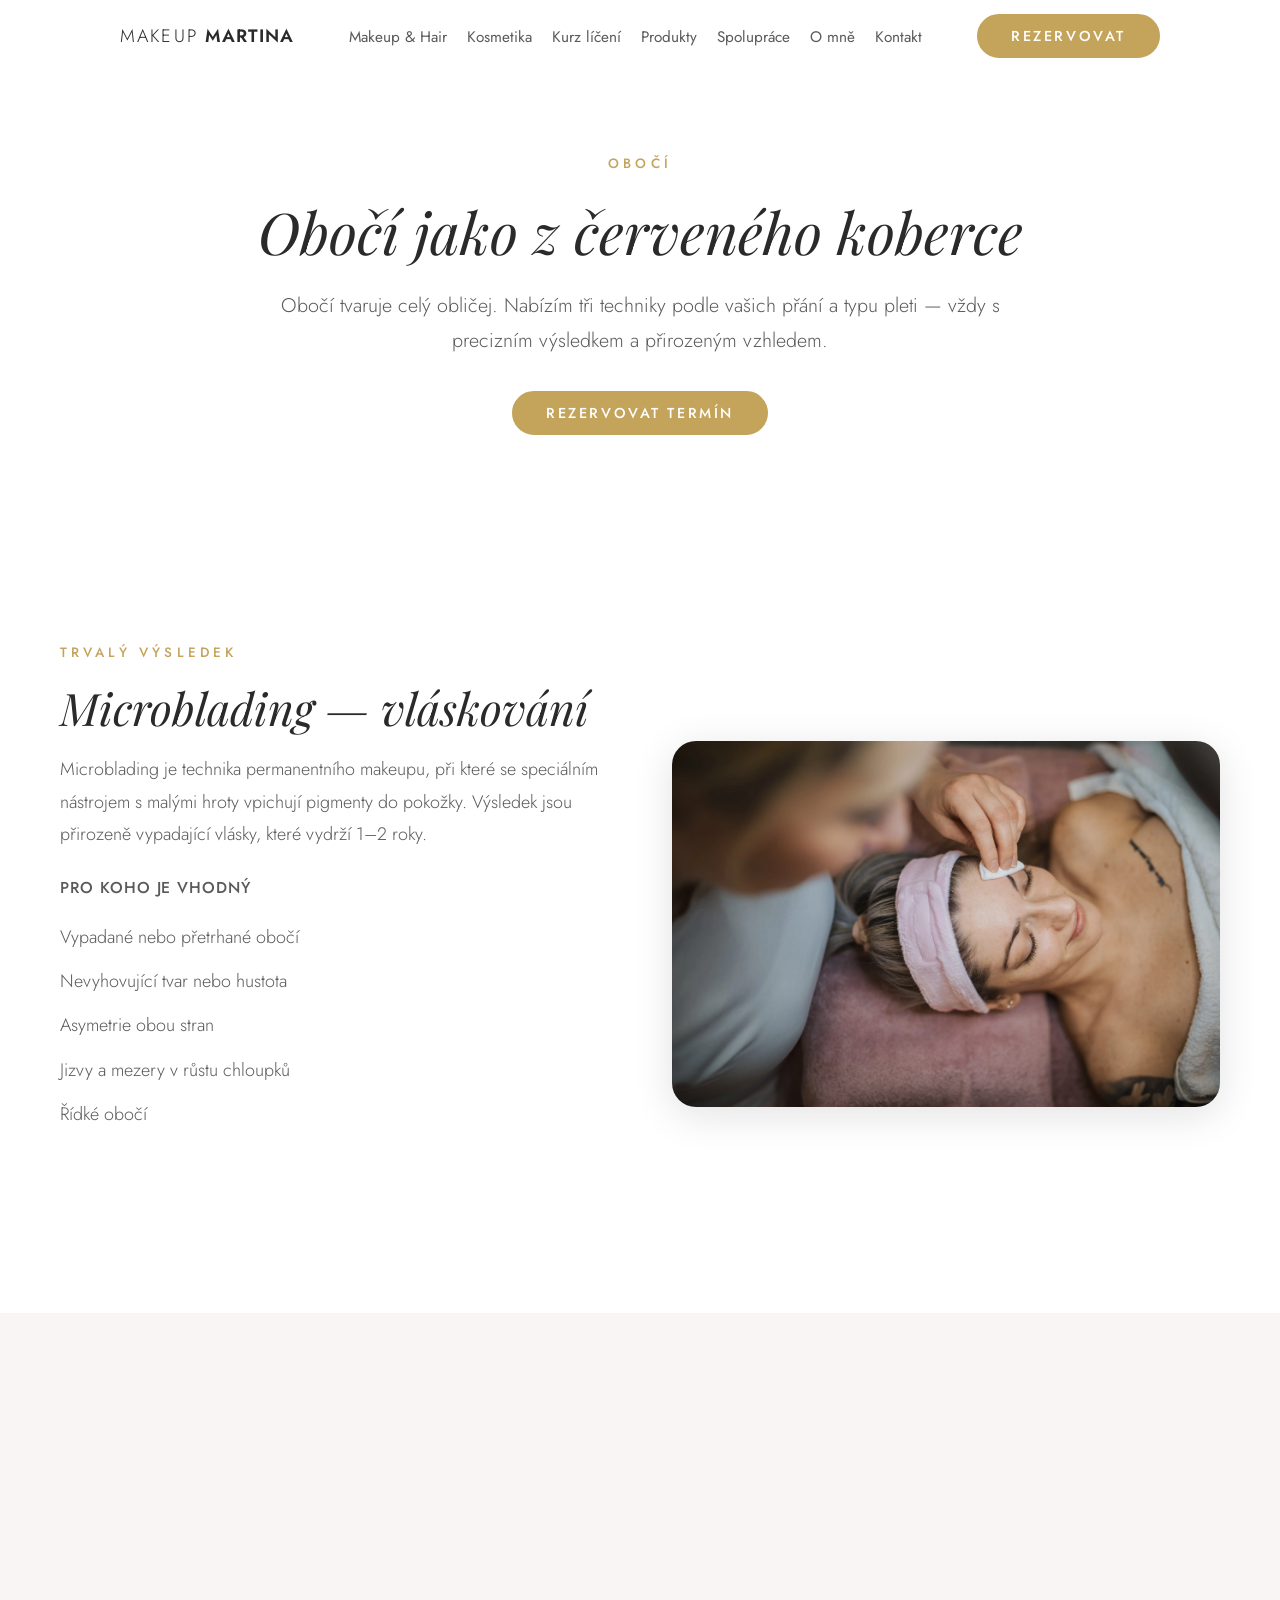
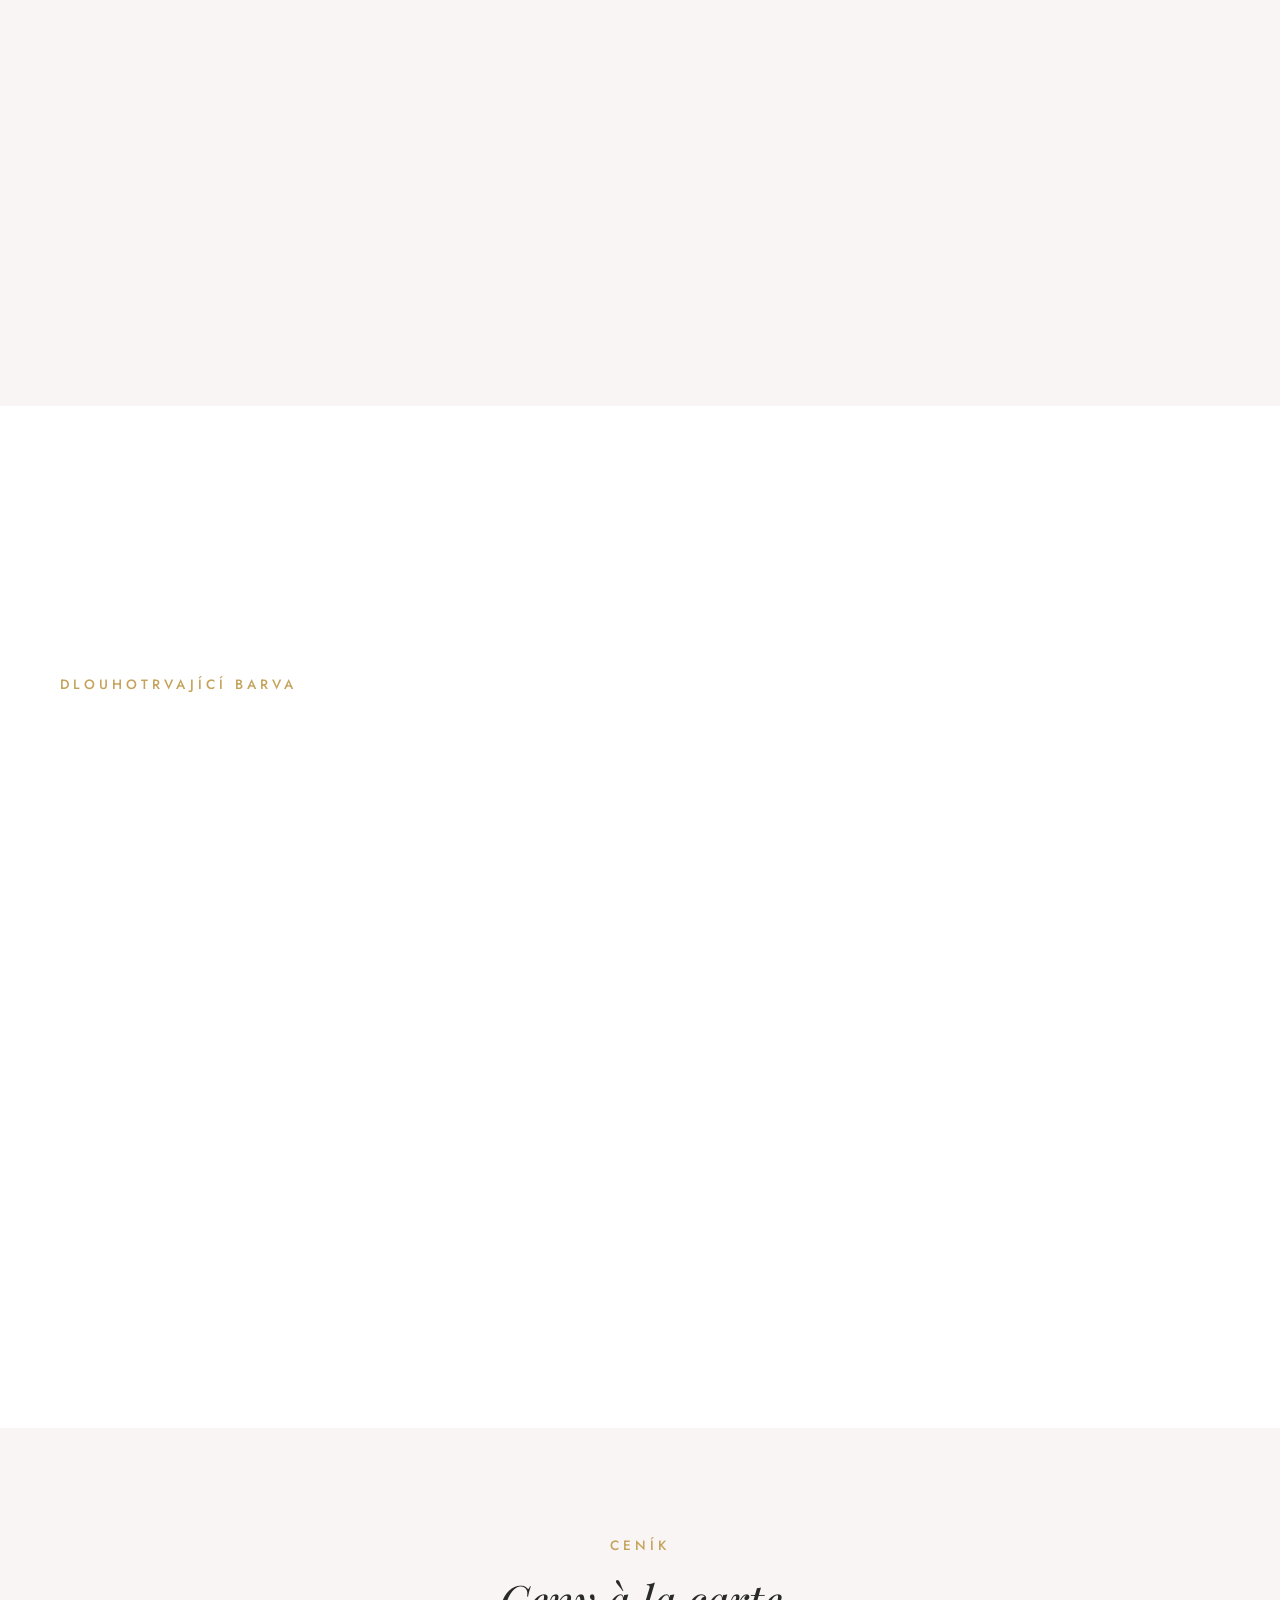
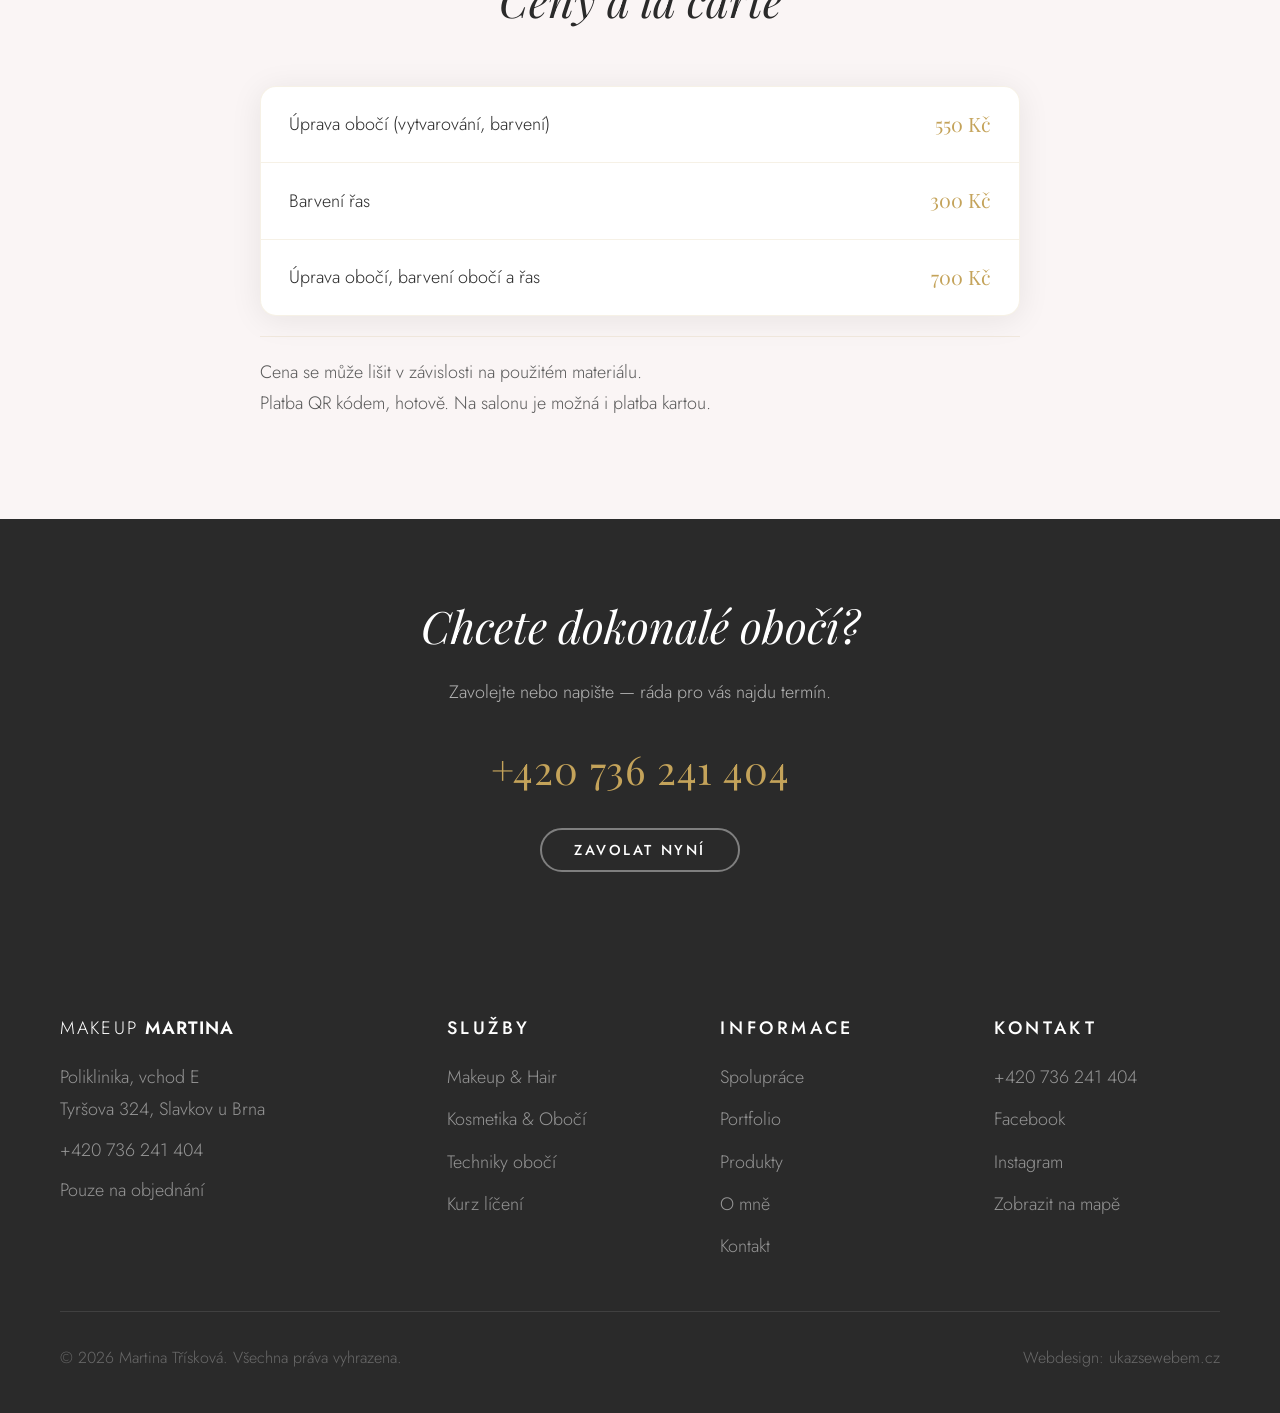
<file: oboci.html>
<!DOCTYPE html>
<html lang="cs">
<head>
  <meta charset="UTF-8">
  <meta name="author" content="Martina Třísková">
  <meta name="viewport" content="width=device-width, initial-scale=1.0">
  <meta name="description" content="Profesionální úprava a barvení obočí — microblading, henna nebo Refectocil. Slavkov u Brna, objednání na telefonu.">
  <!-- Open Graph -->
  <meta property="og:type"         content="website">
  <meta property="og:locale"       content="cs_CZ">
  <meta property="og:site_name"    content="Makeup Martina">
  <meta property="og:title"        content="Techniky obočí | Makeup Martina Slavkov u Brna">
  <meta property="og:description"  content="Profesionální úprava a barvení obočí — microblading, henna nebo Refectocil. Slavkov u Brna, objednání na telefonu.">
  <meta property="og:url"          content="https://makeupmartina.cz/oboci">
  <meta property="og:image"        content="https://makeupmartina.cz/assets/img/og-image.jpg">
  <meta property="og:image:width"  content="1200">
  <meta property="og:image:height" content="630">
  <meta property="og:image:alt"    content="Makeup Martina — vizážistka Slavkov u Brna">
  <!-- Twitter Card -->
  <meta name="twitter:card"        content="summary_large_image">
  <meta name="twitter:title"       content="Techniky obočí | Makeup Martina Slavkov u Brna">
  <meta name="twitter:description" content="Profesionální úprava a barvení obočí — microblading, henna nebo Refectocil. Slavkov u Brna, objednání na telefonu.">
  <meta name="twitter:image"       content="https://makeupmartina.cz/assets/img/og-image.jpg">
  <title>Techniky obočí | Makeup Martina Slavkov u Brna</title>
  <link rel="icon" href="assets/img/favicon.png" type="image/png">
  <link rel="preconnect" href="https://fonts.googleapis.com">
  <link rel="preconnect" href="https://fonts.gstatic.com" crossorigin>
  <link href="https://fonts.googleapis.com/css2?family=Playfair+Display:ital,wght@0,400;0,500;0,700;1,400;1,700&family=Jost:wght@300;400;500&display=swap" rel="stylesheet">
  <link rel="stylesheet" href="css/styles.css">
    <!-- Strukturovaná data -->
  <script type="application/ld+json">
  {
    "@context": "https://schema.org",
    "@type": "Service",
    "name": "Techniky obočí — Microblading, Henna, Refectocil",
    "description": "Profesionální tvarování a barvení obočí. Microblading, henna brows, Refectocil. Slavkov u Brna.",
    "serviceType": "Eyebrow Treatment",
    "areaServed": "Slavkov u Brna",
    "provider": {
      "@type": "BeautySalon",
      "name": "Makeup Martina",
      "url": "https://makeupmartina.cz",
      "telephone": "+420736241404",
      "address": {
        "@type": "PostalAddress",
        "streetAddress": "Tyršova 324",
        "addressLocality": "Slavkov u Brna",
        "postalCode": "684 01",
        "addressCountry": "CZ"
      }
    }
  }
  </script>
  <link rel="canonical" href="https://makeupmartina.cz/oboci">
</head>
<body>
<a href="#main-content" class="skip-link">Přeskočit na obsah</a>

<nav class="nav" role="navigation" aria-label="Hlavní navigace">
  <div class="nav__inner">
    <a href="/" class="nav__logo" aria-label="Makeup Martina — domů">
      <span>MAKEUP&nbsp;</span><span>MARTINA</span>
    </a>
    <ul class="nav__links">
      <li><a href="makeup-hair" class="nav__link">Makeup &amp; Hair</a></li>
      <li><a href="kosmetika" class="nav__link">Kosmetika</a></li>
      <li><a href="kurz-liceni" class="nav__link">Kurz líčení</a></li>
      <li><a href="produkty" class="nav__link">Produkty</a></li>
      <li><a href="spoluprace" class="nav__link">Spolupráce</a></li>
      <li><a href="o-mne" class="nav__link">O mně</a></li>
      <li><a href="kontakt" class="nav__link">Kontakt</a></li>
    </ul>
    <div class="nav__cta">
      <a href="tel:+420736241404" class="btn btn--primary">Rezervovat</a>
    </div>
    <button class="nav__hamburger" aria-label="Otevřít menu" aria-expanded="false" aria-controls="nav-mobile">
      <span></span><span></span><span></span>
    </button>
  </div>
</nav>

<div class="nav__mobile" id="nav-mobile" role="dialog" aria-label="Mobilní navigace">
  <ul>
    <li><a href="makeup-hair" class="nav__link">Makeup &amp; Hair</a></li>
    <li><a href="kosmetika" class="nav__link">Kosmetika</a></li>
    <li><a href="kurz-liceni" class="nav__link">Kurz líčení</a></li>
    <li><a href="produkty" class="nav__link">Produkty</a></li>
    <li><a href="spoluprace" class="nav__link">Spolupráce</a></li>
    <li><a href="o-mne" class="nav__link">O mně</a></li>
    <li><a href="kontakt" class="nav__link">Kontakt</a></li>
  </ul>
  <div class="nav__cta">
    <a href="tel:+420736241404" class="btn btn--primary">Rezervovat</a>
  </div>
</div>

<main id="main-content">

  <!-- HERO -->
  <section class="hero hero--inner" id="hero">
    <div class="hero__inner">
      <div class="hero__content">
        <p class="hero__eyebrow">Obočí</p>
        <h1 class="hero__title">Obočí jako z červeného koberce</h1>
        <p class="hero__perex">
          Obočí tvaruje celý obličej. Nabízím tři techniky podle vašich přání
          a typu pleti — vždy s precizním výsledkem a přirozeným vzhledem.
        </p>
        <div class="hero__actions">
          <a href="tel:+420736241404" class="btn btn--primary">Rezervovat termín</a>
        </div>
      </div>
    </div>
  </section>

  <!-- MICROBLADING -->
  <section class="section section--cream-light" id="microblading">
    <div class="section__inner">
      <div class="contact-grid" style="align-items:center; gap:64px;">
        <div>
          <p class="section-label reveal" aria-hidden="true">Trvalý výsledek</p>
          <h2 class="section__title reveal reveal-delay-1" style="text-align:left; margin-bottom:20px;">
            Microblading — vláskování
          </h2>
          <p class="reveal reveal-delay-2" style="font-size:1rem; color:var(--ink-mid); line-height:1.8; margin-bottom:24px;">
            Microblading je technika permanentního makeupu, při které se speciálním nástrojem
            s malými hroty vpichují pigmenty do pokožky. Výsledek jsou přirozeně vypadající
            vlásky, které vydrží 1–2 roky.
          </p>
          <p class="reveal reveal-delay-2" style="font-size:0.875rem; font-weight:500; letter-spacing:0.06em; text-transform:uppercase; color:var(--ink-mid); margin-bottom:12px;">Pro koho je vhodný</p>
          <ul class="reveal reveal-delay-3" style="list-style:none; padding:0; margin:0 0 32px;">
            <li style="padding:6px 0; border-bottom:1px solid var(--ink-line); color:var(--ink-mid);">Vypadané nebo přetrhané obočí</li>
            <li style="padding:6px 0; border-bottom:1px solid var(--ink-line); color:var(--ink-mid);">Nevyhovující tvar nebo hustota</li>
            <li style="padding:6px 0; border-bottom:1px solid var(--ink-line); color:var(--ink-mid);">Asymetrie obou stran</li>
            <li style="padding:6px 0; border-bottom:1px solid var(--ink-line); color:var(--ink-mid);">Jizvy a mezery v růstu chloupků</li>
            <li style="padding:6px 0; color:var(--ink-mid);">Řídké obočí</li>
          </ul>
          <a href="tel:+420736241404" class="btn btn--primary reveal reveal-delay-3">Rezervovat</a>
        </div>
        <div class="reveal reveal-delay-1">
          <img src="assets/img/IMG_3470.webp" alt="Microblading — vláskování obočí" loading="lazy"
               style="width:100%; border-radius:var(--radius-lg); display:block; box-shadow:0 8px 40px rgba(26,20,16,.12);">
        </div>
      </div>
    </div>
  </section>

  <!-- HENNA -->
  <section class="section section--cream" id="henna">
    <div class="section__inner">
      <div class="contact-grid" style="align-items:center; gap:64px;">
        <div>
          <p class="section-label reveal" aria-hidden="true">Přírodní volba</p>
          <h2 class="section__title reveal reveal-delay-1" style="text-align:left; margin-bottom:20px;">
            Henna — přírodní barvení
          </h2>
          <p class="reveal reveal-delay-2" style="font-size:1rem; color:var(--ink-mid); line-height:1.8; margin-bottom:24px;">
            Henna Brows je technika barvení obočí přírodní bio hennou. Zajišťuje intenzivní barvu,
            dlouhotrvající podstínování a zároveň vyživuje chloupky.
          </p>
          <ul class="reveal reveal-delay-3" style="list-style:none; padding:0; margin:0 0 32px;">
            <li style="padding:6px 0; border-bottom:1px solid var(--ink-line); color:var(--ink-mid);">Výdrž až 10 dní na pokožce, 3–4 týdny na chloupkách</li>
            <li style="padding:6px 0; border-bottom:1px solid var(--ink-line); color:var(--ink-mid);">Přirozený efekt — lze obarvit pouze chloupky nebo přidat jemné podstínování</li>
            <li style="padding:6px 0; border-bottom:1px solid var(--ink-line); color:var(--ink-mid);">Zpevňuje obočí a dodává přirozený lesk</li>
            <li style="padding:6px 0; color:var(--ink-mid);">Bez nutnosti každodenního líčení</li>
          </ul>
          <a href="tel:+420736241404" class="btn btn--primary reveal reveal-delay-3">Rezervovat</a>
        </div>
        <div class="reveal reveal-delay-1">
          <img src="assets/img/kosmetika/plet.webp" alt="Henna Brows — přírodní barvení obočí" loading="lazy"
               style="width:100%; border-radius:var(--radius-lg); display:block; box-shadow:0 8px 40px rgba(26,20,16,.12);">
        </div>
      </div>
    </div>
  </section>

  <!-- REFECTOCIL -->
  <section class="section section--cream-light" id="refectocil">
    <div class="section__inner">
      <div class="contact-grid" style="align-items:center; gap:64px;">
        <div>
          <p class="section-label reveal" aria-hidden="true">Dlouhotrvající barva</p>
          <h2 class="section__title reveal reveal-delay-1" style="text-align:left; margin-bottom:20px;">
            Refectocil — chemická barva
          </h2>
          <p class="reveal reveal-delay-2" style="font-size:1rem; color:var(--ink-mid); line-height:1.8; margin-bottom:24px;">
            Profesionální barvení obočí a řas chemickou barvou Refectocil. Nejprve upravím
            a vytvaruji obočí do požadovaného tvaru, poté aplikuji barvu přesně namíchanou
            pro váš odstín.
          </p>
          <ul class="reveal reveal-delay-3" style="list-style:none; padding:0; margin:0 0 32px;">
            <li style="padding:6px 0; border-bottom:1px solid var(--ink-line); color:var(--ink-mid);">Výdrž až 6 týdnů na obočí i řasách</li>
            <li style="padding:6px 0; border-bottom:1px solid var(--ink-line); color:var(--ink-mid);">Barva mixovaná individuálně podle vašeho přání</li>
            <li style="padding:6px 0; color:var(--ink-mid);">Definuje pohled a dodává řasám délku a objem</li>
          </ul>
          <a href="tel:+420736241404" class="btn btn--primary reveal reveal-delay-3">Rezervovat</a>
        </div>
        <div class="reveal reveal-delay-1">
          <img src="assets/img/kosmetika/priprava.webp" alt="Refectocil — profesionální barvení obočí a řas" loading="lazy"
               style="width:100%; border-radius:var(--radius-lg); display:block; box-shadow:0 8px 40px rgba(26,20,16,.12);">
        </div>
      </div>
    </div>
  </section>

  <!-- CENÍK -->
  <section class="section section--cream" id="cenik">
    <div class="section__inner">
      <div class="section__header">
        <p class="section-label reveal" aria-hidden="true">Ceník</p>
        <h2 class="section__title reveal reveal-delay-1">Ceny à la carte</h2>
      </div>
      <div style="max-width:760px; margin:0 auto;">
        <div class="price-list reveal">
          <div class="price-list__item">
            <span class="price-list__name">Úprava obočí (vytvarování, barvení)</span>
            <span class="price-list__price">550 Kč</span>
          </div>
          <div class="price-list__item">
            <span class="price-list__name">Barvení řas</span>
            <span class="price-list__price">300 Kč</span>
          </div>
          <div class="price-list__item">
            <span class="price-list__name">Úprava obočí, barvení obočí a řas</span>
            <span class="price-list__price">700 Kč</span>
          </div>
        </div>
        <p class="price-note reveal reveal-delay-1">
          Cena se může lišit v závislosti na použitém materiálu.<br>
          Platba QR kódem, hotově. Na salonu je možná i platba kartou.
        </p>
      </div>
    </div>
  </section>

  <!-- CTA -->
  <section class="cta-section" id="cta">
    <div class="cta-section__inner">
      <h2 class="cta-section__title">Chcete dokonalé obočí?</h2>
      <p class="cta-section__text">Zavolejte nebo napište — ráda pro vás najdu termín.</p>
      <a href="tel:+420736241404" class="cta-phone">+420 736 241 404</a>
      <a href="tel:+420736241404" class="btn btn--outline-light">Zavolat nyní</a>
    </div>
  </section>

</main>

<footer class="footer" role="contentinfo">
  <div class="footer__inner">
    <div class="footer__brand">
      <div class="footer__logo"><span>MAKEUP&nbsp;</span><span>MARTINA</span></div>
      <address class="footer__address" style="font-style:normal;">
        <p>Poliklinika, vchod E</p>
        <p>Tyršova 324, Slavkov u Brna</p>
        <p style="margin-top:8px;"><a href="tel:+420736241404">+420 736 241 404</a></p>
        <p style="margin-top:8px;">Pouze na objednání</p>
      </address>
    </div>
    <div class="footer__nav">
      <p class="footer__nav-title">Služby</p>
      <nav class="footer__nav-links" aria-label="Patička navigace — Služby">
        <a href="makeup-hair">Makeup &amp; Hair</a>
        <a href="kosmetika">Kosmetika &amp; Obočí</a>
        <a href="oboci">Techniky obočí</a>
        <a href="kurz-liceni">Kurz líčení</a>
      </nav>
    </div>
    <div class="footer__nav">
      <p class="footer__nav-title">Informace</p>
      <nav class="footer__nav-links" aria-label="Patička navigace — Informace">
        <a href="spoluprace">Spolupráce</a>
        <a href="portfolio">Portfolio</a>
        <a href="produkty">Produkty</a>
        <a href="o-mne">O mně</a>
        <a href="kontakt">Kontakt</a>
      </nav>
    </div>
    <div class="footer__contact">
      <p class="footer__contact-title">Kontakt</p>
      <div class="footer__contact-links">
        <a href="tel:+420736241404">+420 736 241 404</a>
        <a href="https://www.facebook.com/martinatriskova.slavkov" target="_blank" rel="noopener noreferrer">Facebook</a>
        <a href="https://www.instagram.com/makeupmartina_slavkov/" target="_blank" rel="noopener noreferrer">Instagram</a>
        <a href="https://maps.app.goo.gl/oFgY2GvgbSMM2m4w6" target="_blank" rel="noopener noreferrer">Zobrazit na mapě</a>
      </div>
    </div>
  </div>
  <div class="footer__bottom">
    <p class="footer__copy">© 2026 Martina Třísková. Všechna práva vyhrazena.</p>
    <span style="color:rgba(255,255,255,.3);">Webdesign: <a href="https://ukazsewebem.cz" target="_blank" rel="noopener noreferrer">ukazsewebem.cz</a></span>
  </div>
</footer>

<script src="js/main.js"></script>
</body>
</html>
</file>
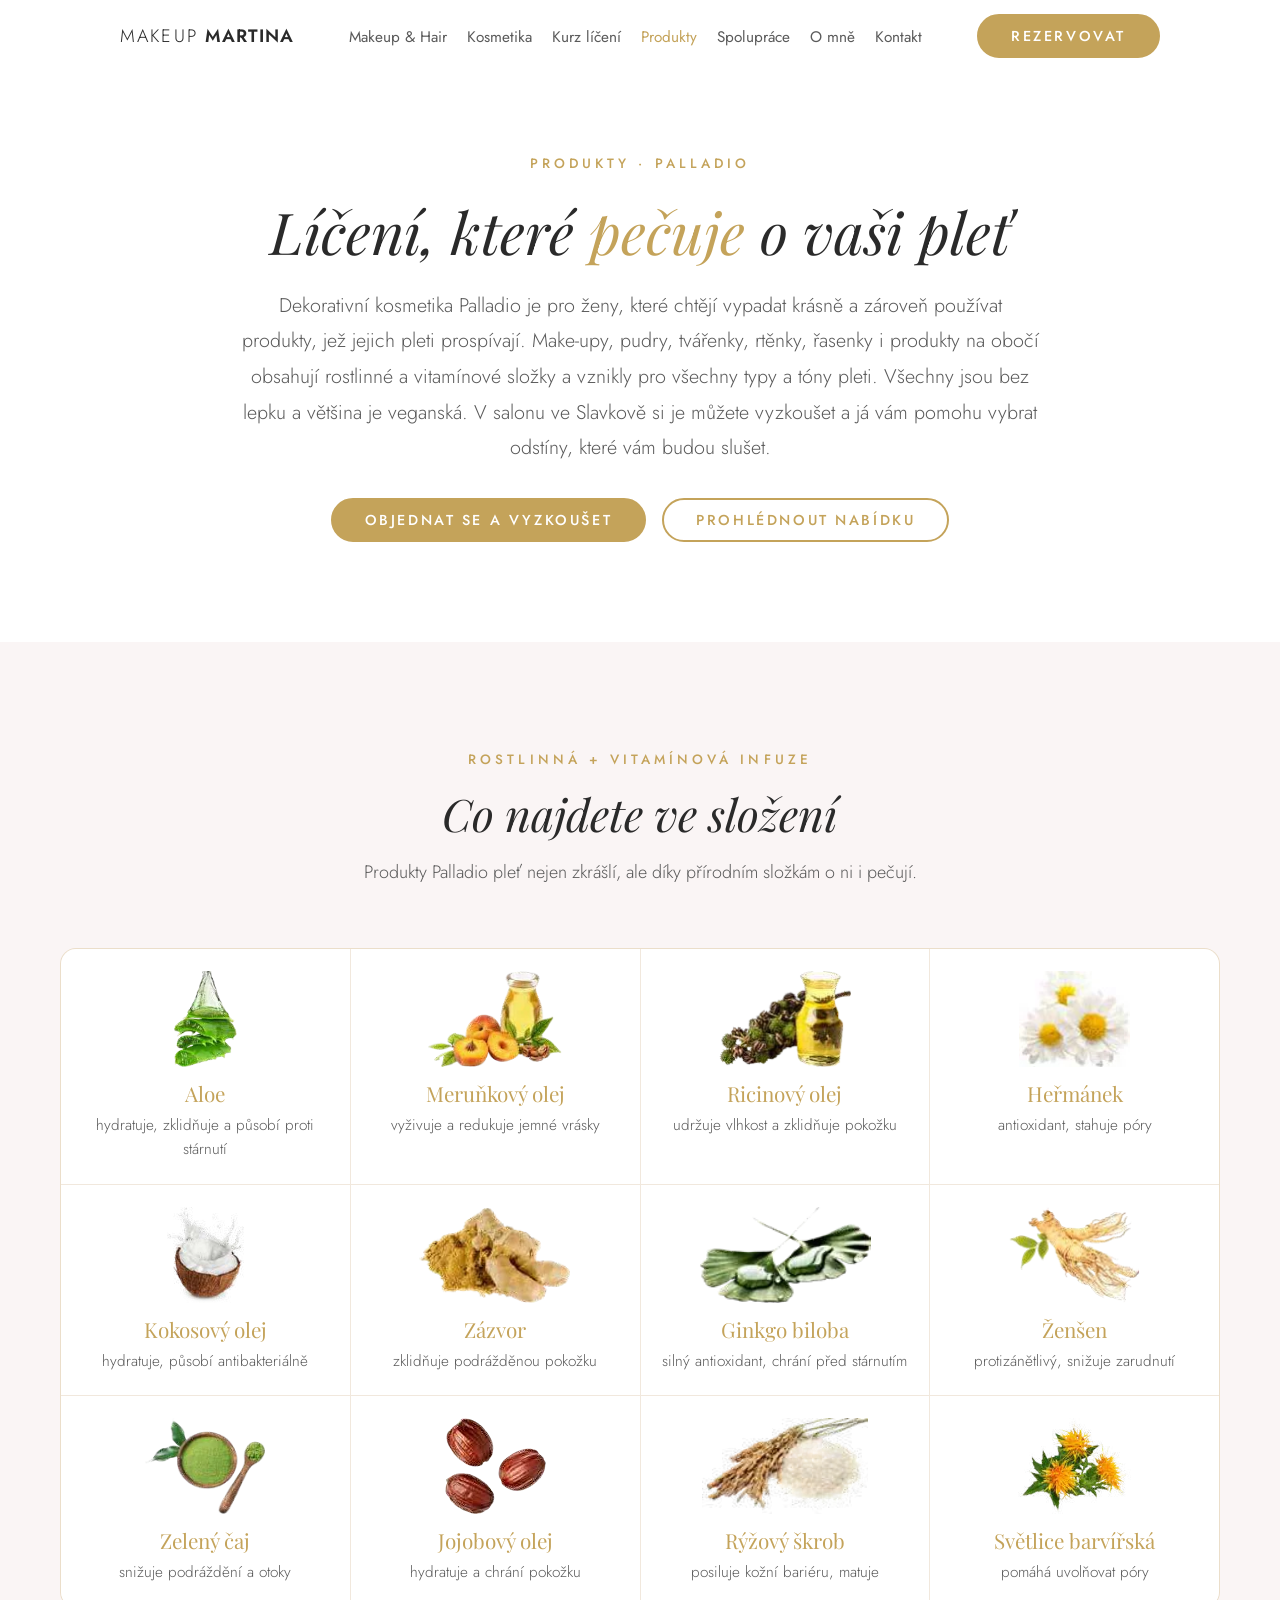
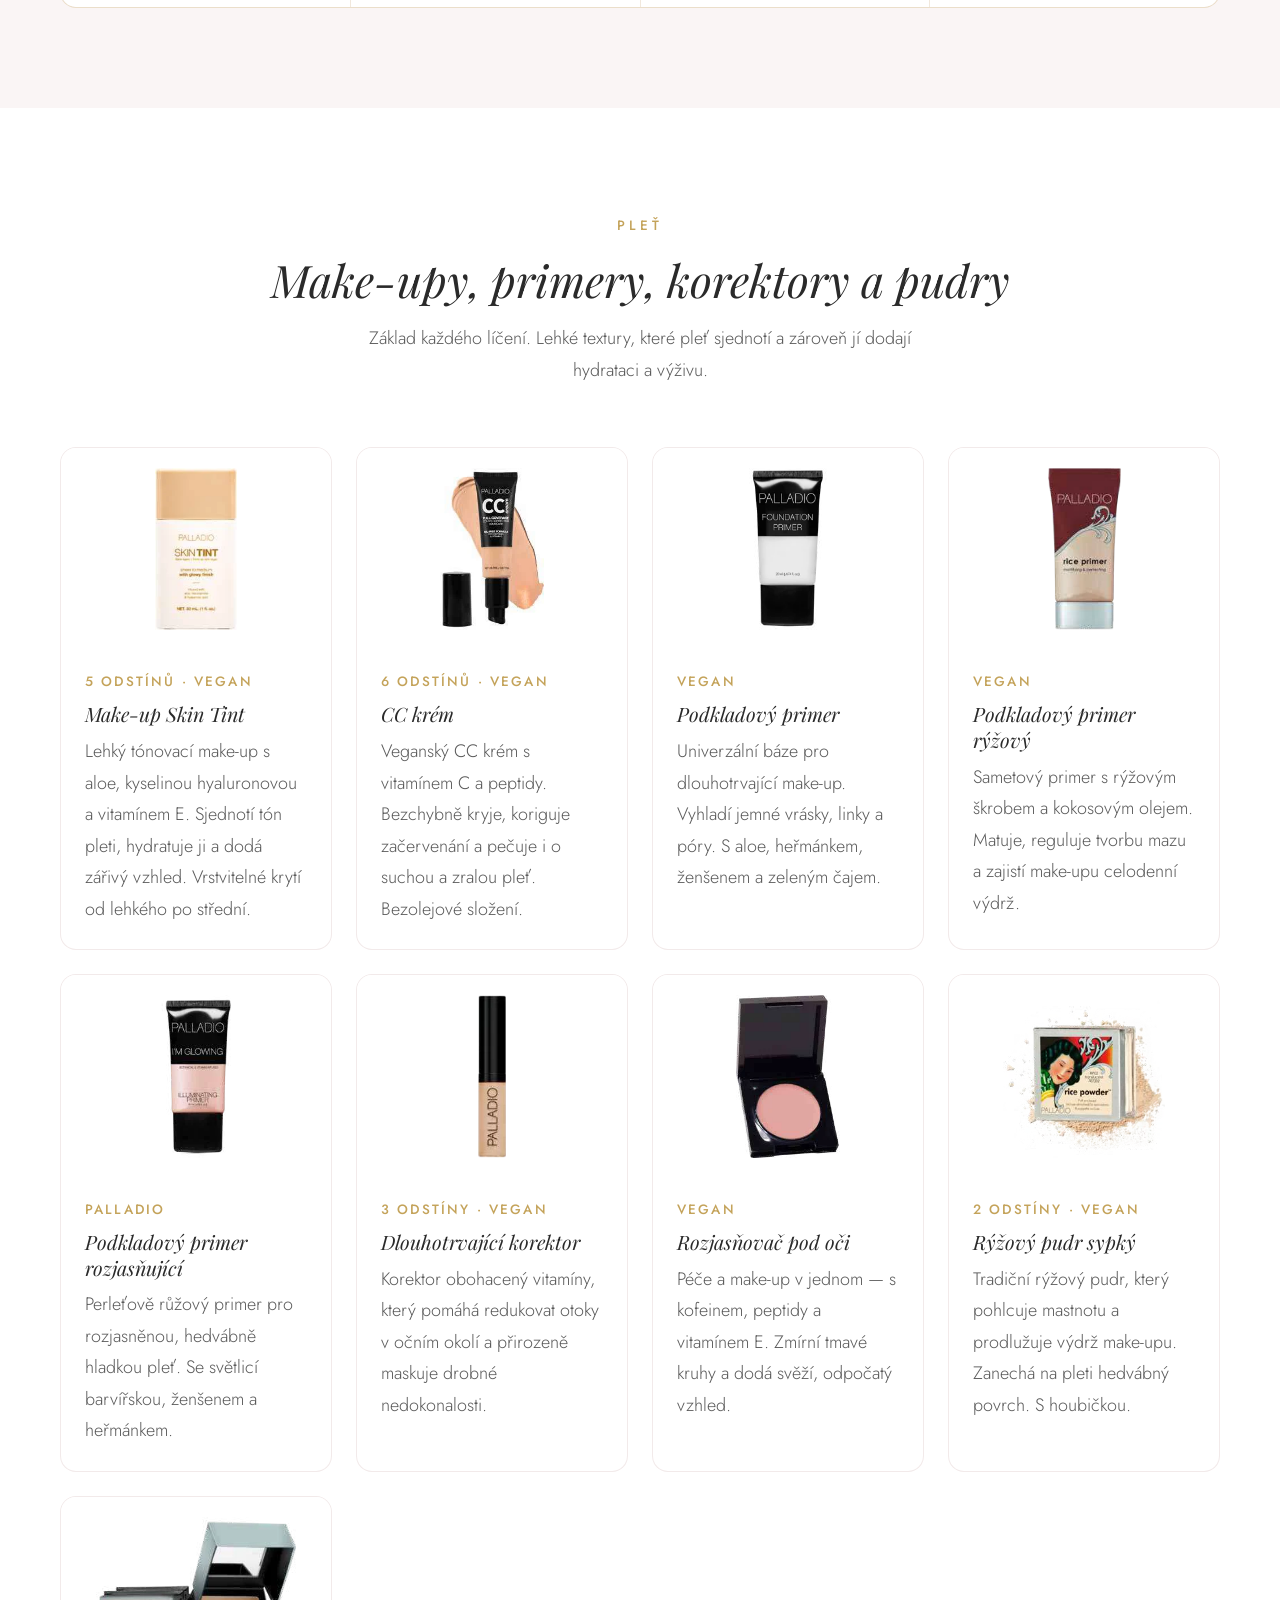
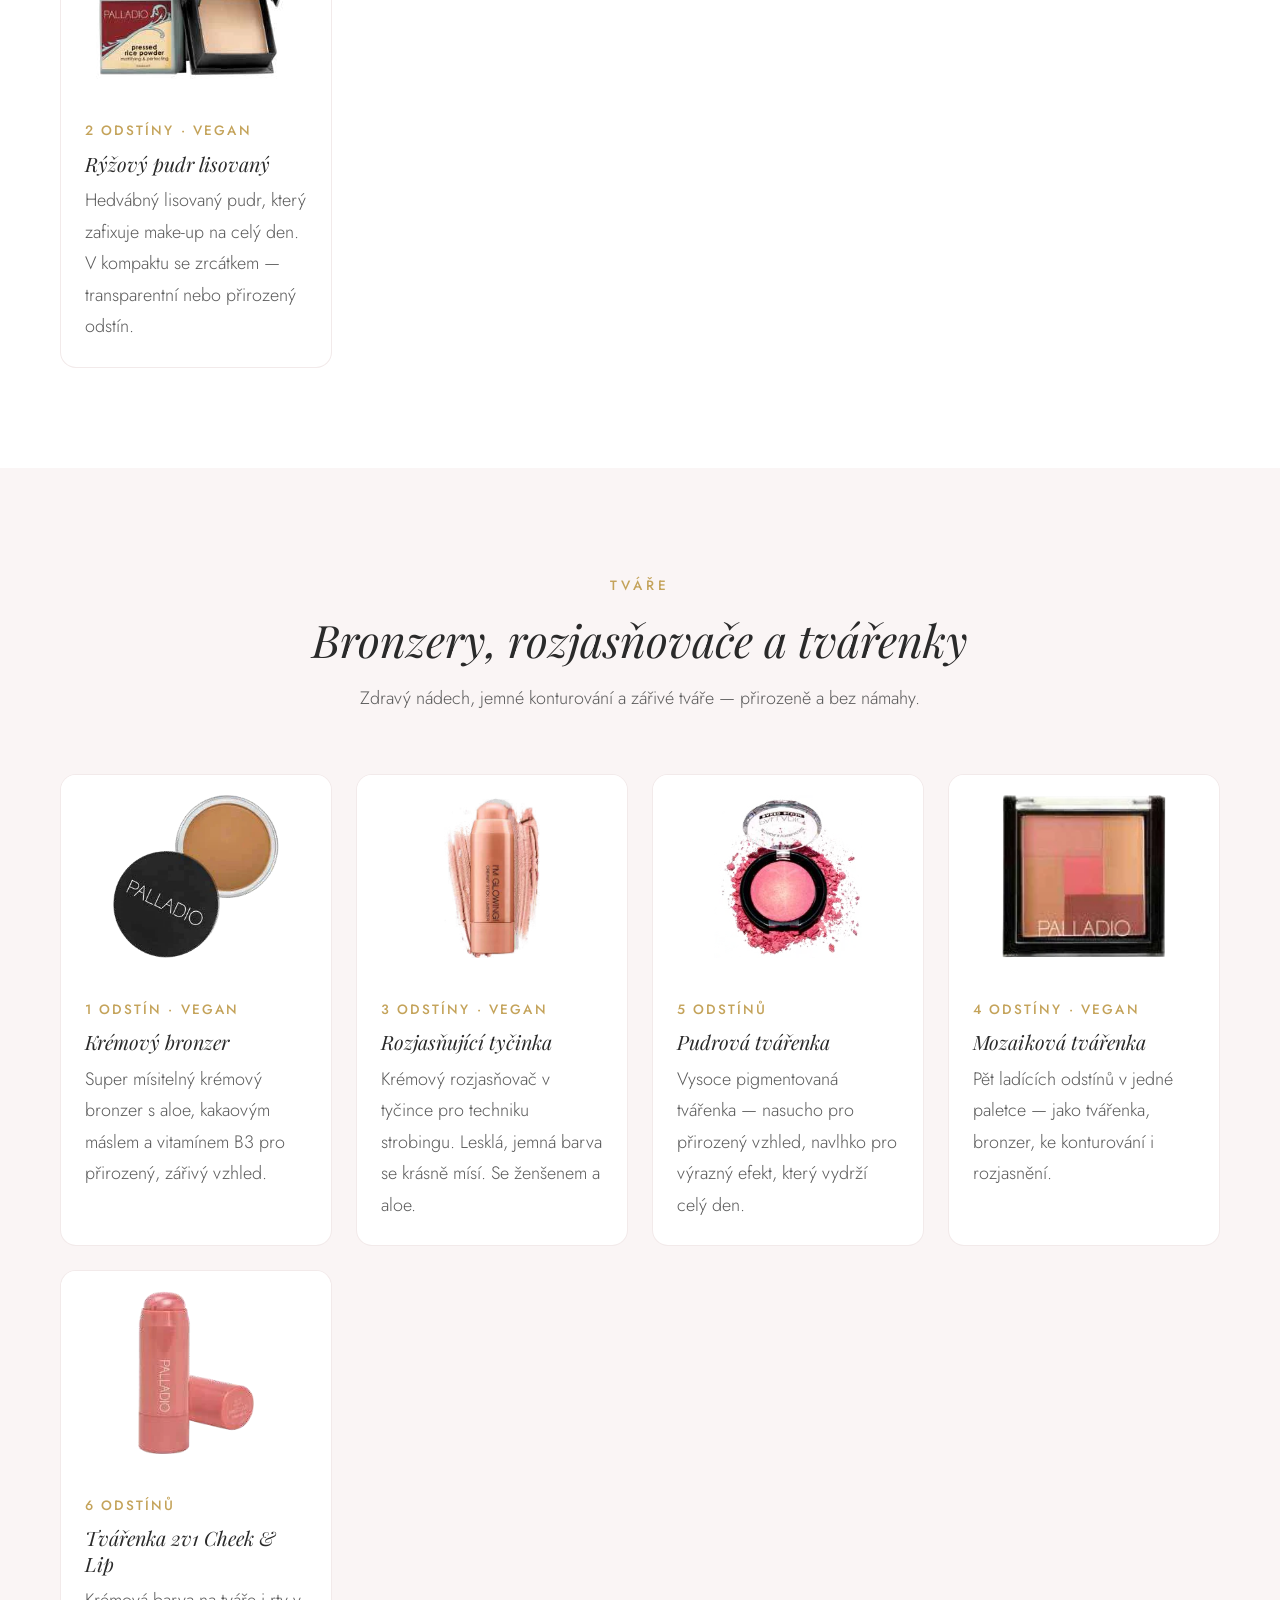
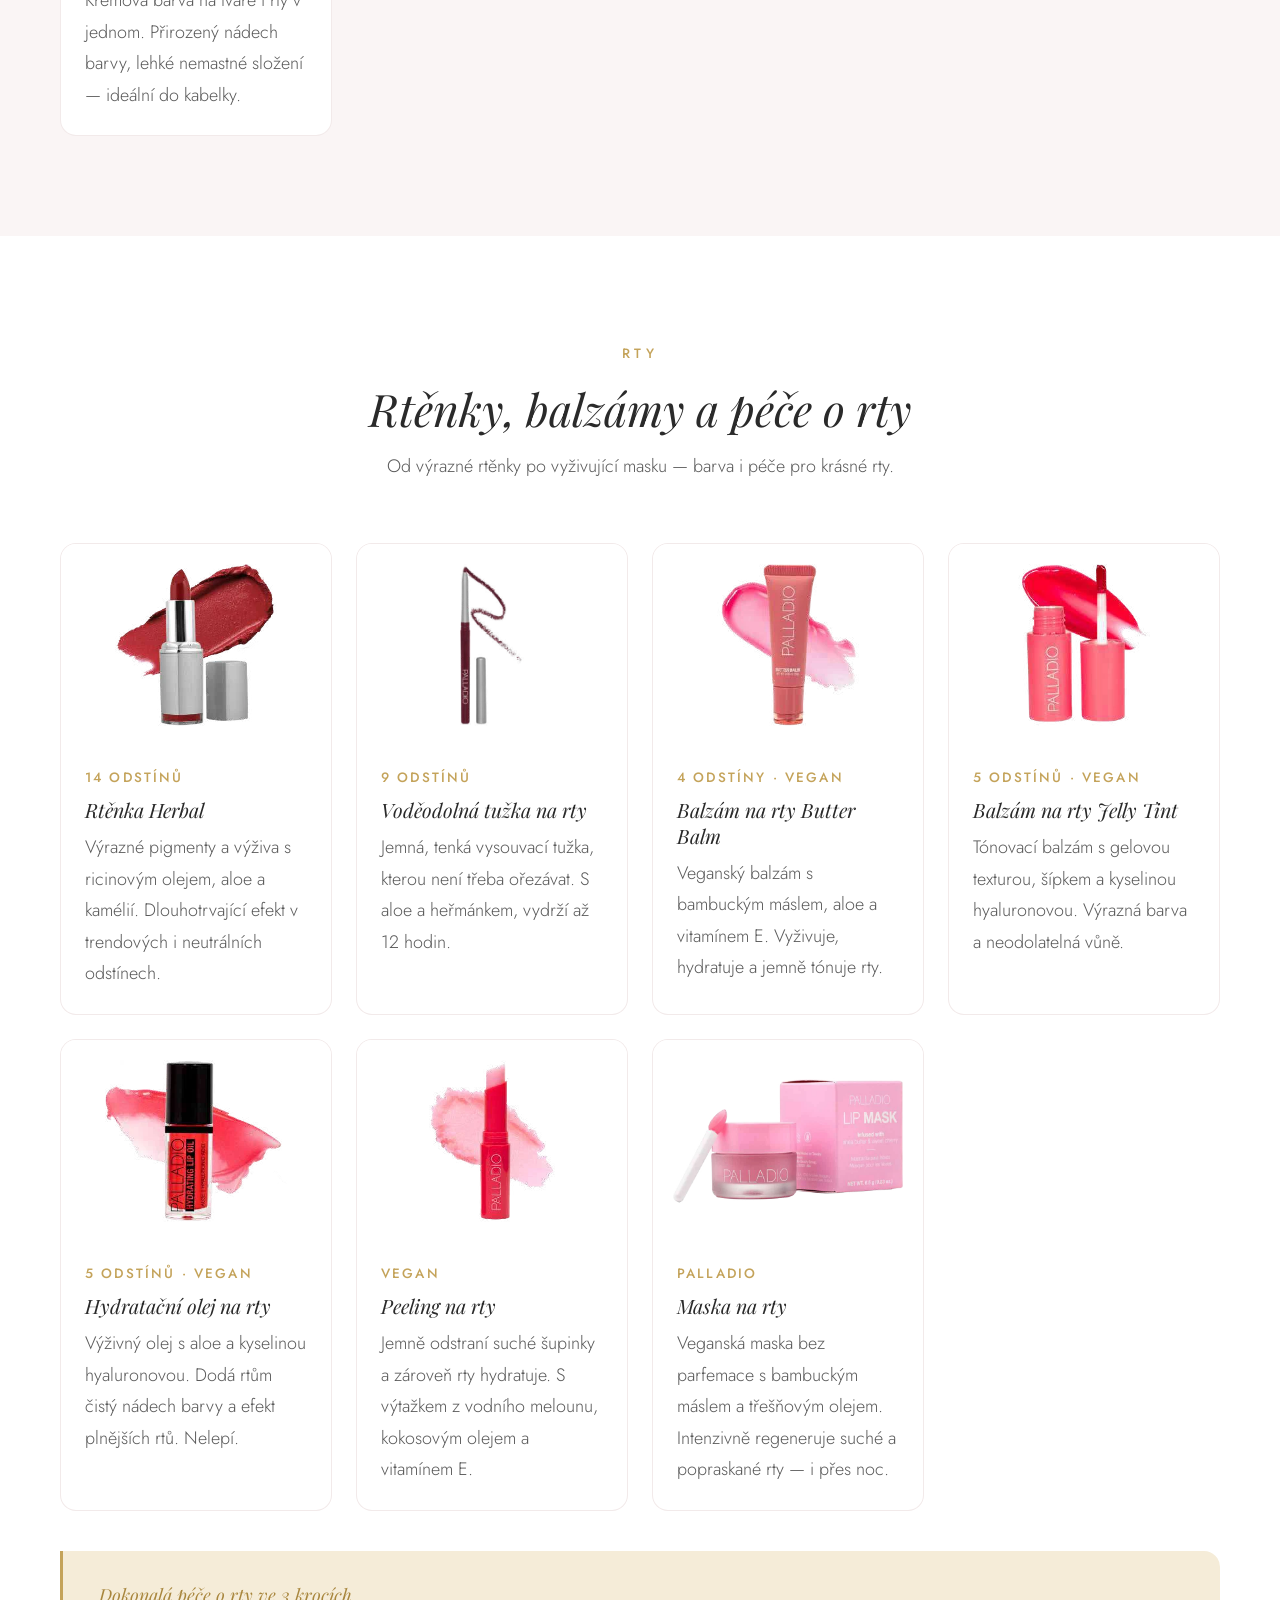
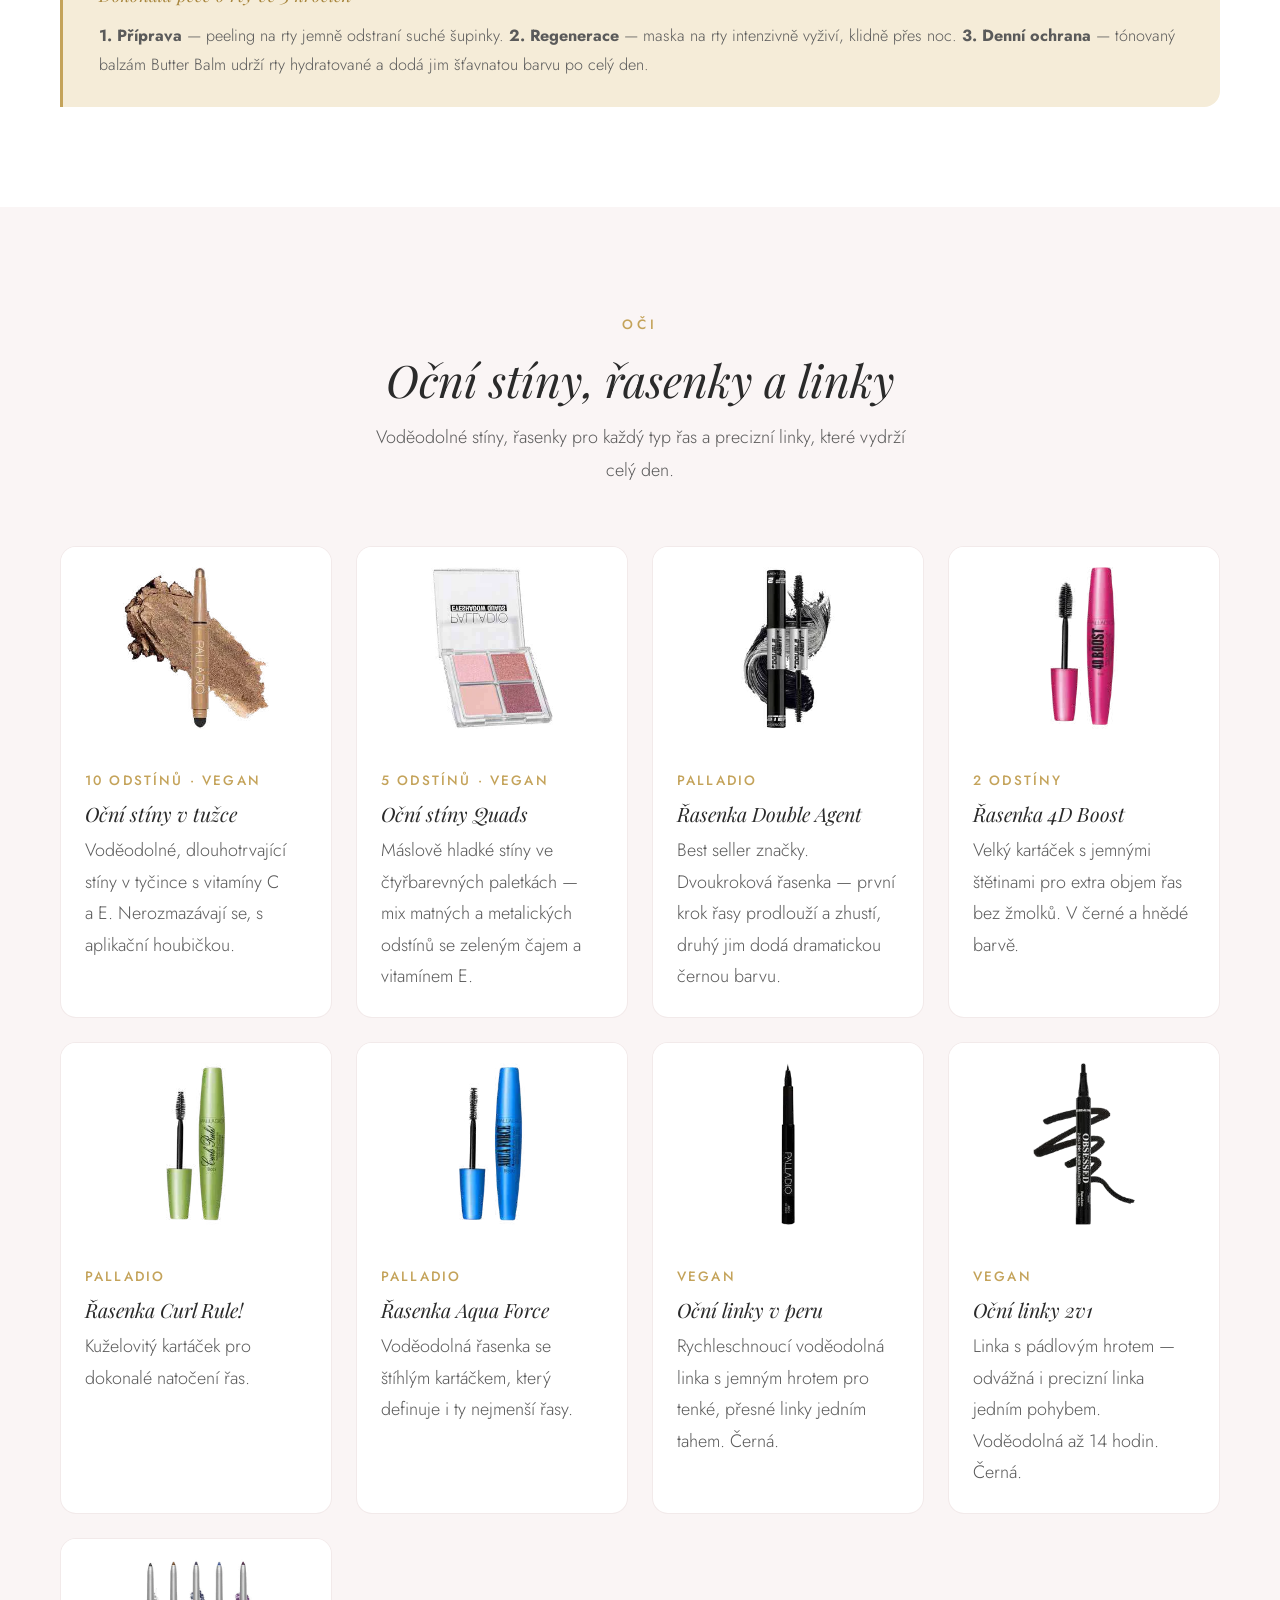
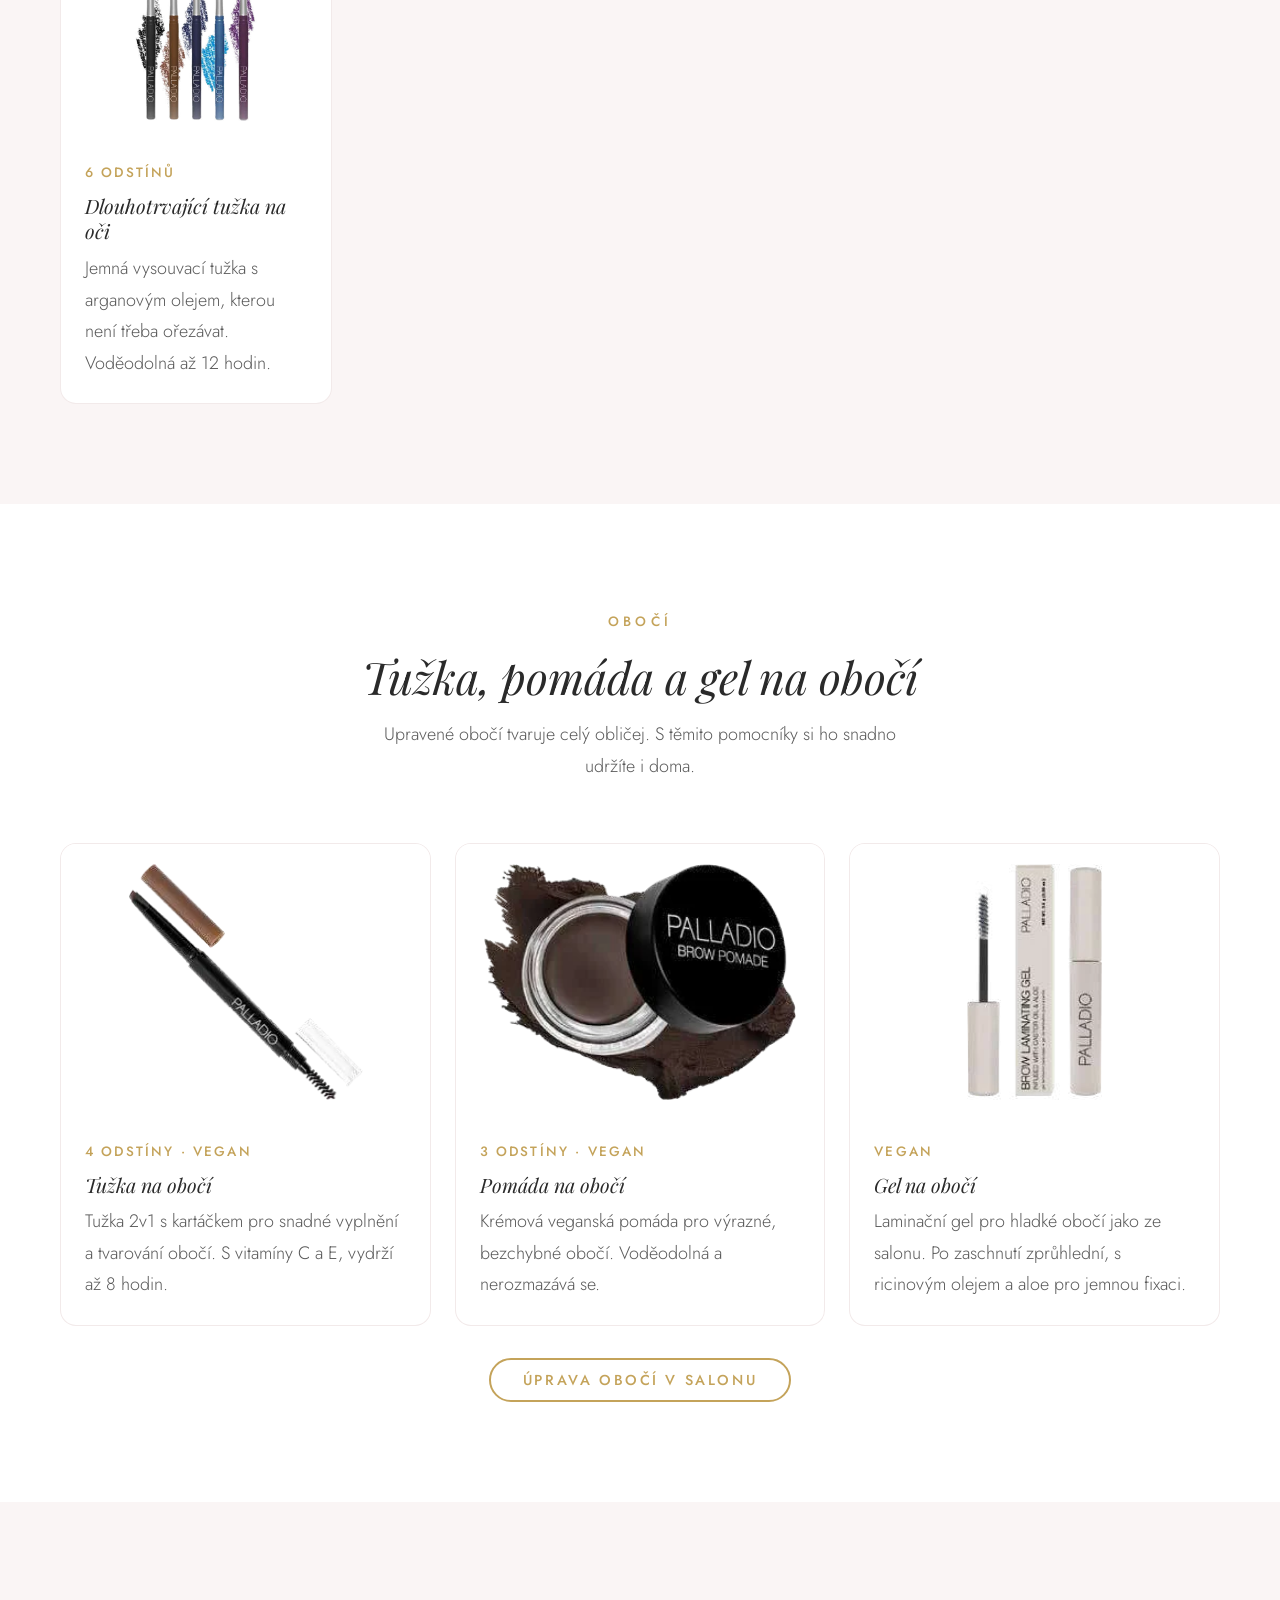
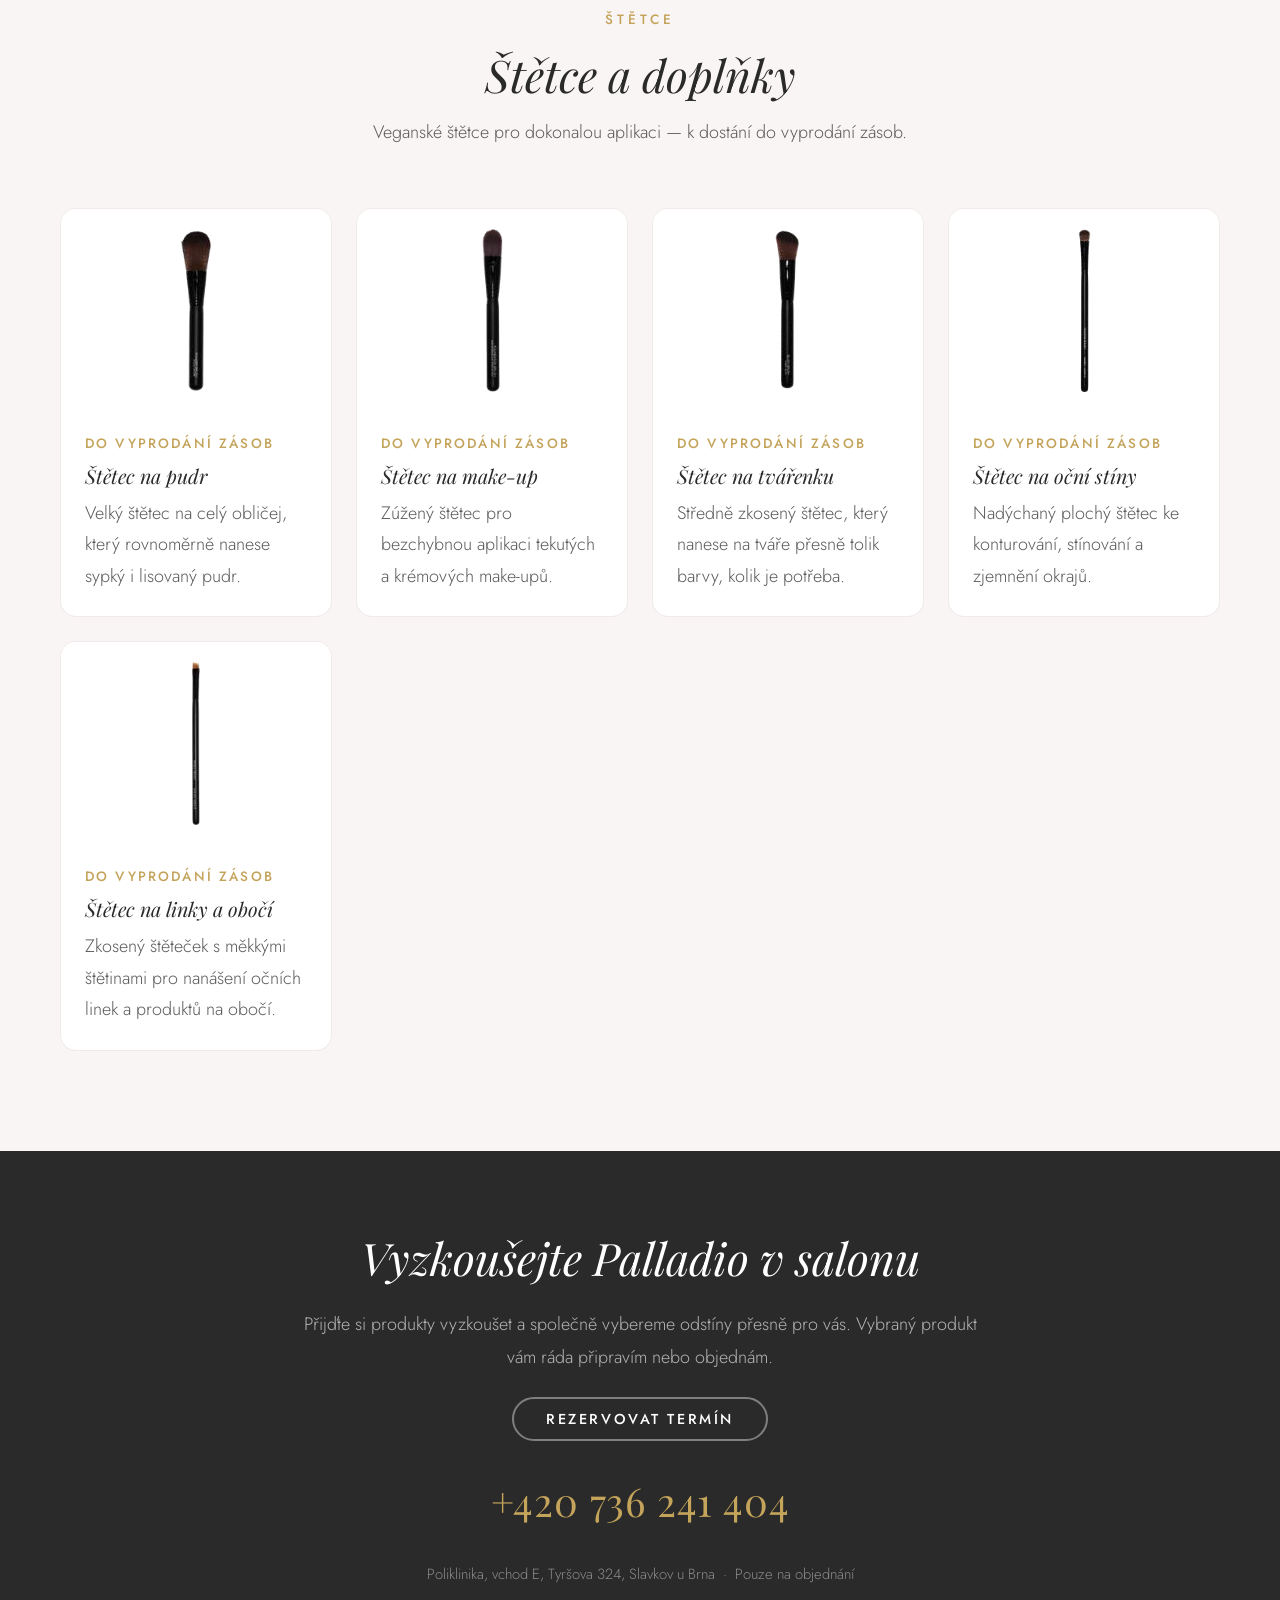
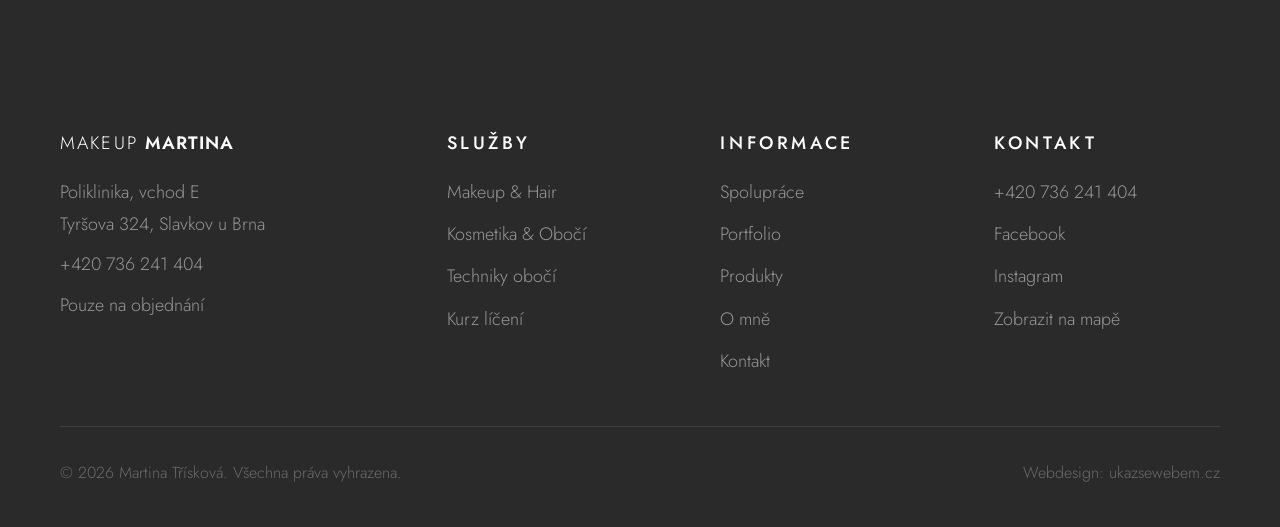
<file: palladio.html>
<!DOCTYPE html>
<html lang="cs">
<head>
  <meta charset="UTF-8">
  <meta name="author" content="Martina Třísková">
  <meta name="viewport" content="width=device-width, initial-scale=1.0">
  <meta name="description" content="Dekorativní kosmetika Palladio s rostlinnými a vitamínovými složkami — make-upy, pudry, rtěnky, řasenky i obočí. Vyzkoušejte ji v salonu ve Slavkově u Brna.">
  <!-- Open Graph -->
  <meta property="og:type"         content="website">
  <meta property="og:locale"       content="cs_CZ">
  <meta property="og:site_name"    content="Makeup Martina">
  <meta property="og:title"        content="Palladio | Makeup Martina — Slavkov u Brna">
  <meta property="og:description"  content="Dekorativní kosmetika Palladio s rostlinnými a vitamínovými složkami — k dostání v salonu ve Slavkově u Brna.">
  <meta property="og:url"          content="https://makeupmartina.cz/palladio">
  <meta property="og:image"        content="https://makeupmartina.cz/assets/img/og-image.jpg">
  <meta property="og:image:width"  content="1200">
  <meta property="og:image:height" content="630">
  <meta property="og:image:alt"    content="Makeup Martina — vizážistka Slavkov u Brna">
  <!-- Twitter Card -->
  <meta name="twitter:card"        content="summary_large_image">
  <meta name="twitter:title"       content="Palladio | Makeup Martina — Slavkov u Brna">
  <meta name="twitter:description" content="Dekorativní kosmetika Palladio s rostlinnými a vitamínovými složkami — k dostání v salonu ve Slavkově u Brna.">
  <meta name="twitter:image"       content="https://makeupmartina.cz/assets/img/og-image.jpg">
  <title>Palladio dekorativní kosmetika | Makeup Martina Slavkov</title>
  <link rel="icon" href="assets/img/favicon.png" type="image/png">
  <link rel="preconnect" href="https://fonts.googleapis.com">
  <link rel="preconnect" href="https://fonts.gstatic.com" crossorigin>
  <link href="https://fonts.googleapis.com/css2?family=Playfair+Display:ital,wght@0,400;0,500;0,700;1,400;1,700&family=Jost:wght@300;400;500&display=swap" rel="stylesheet">
  <link rel="stylesheet" href="css/styles.css">
  <!-- Strukturovaná data -->
  <script type="application/ld+json">
  {
    "@context": "https://schema.org",
    "@type": "ItemList",
    "name": "Dekorativní kosmetika Palladio — Makeup Martina",
    "description": "Dekorativní kosmetika Palladio s rostlinnými a vitamínovými složkami — make-upy, pudry, rtěnky, řasenky i obočí. Vyzkoušejte ji v salonu ve Slavkově u Brna.",
    "numberOfItems": 38,
    "itemListElement": [
      {
        "@type": "ListItem",
        "position": 1,
        "name": "Palladio Make-up Skin Tint"
      },
      {
        "@type": "ListItem",
        "position": 2,
        "name": "Palladio CC krém"
      },
      {
        "@type": "ListItem",
        "position": 3,
        "name": "Palladio Podkladový primer"
      },
      {
        "@type": "ListItem",
        "position": 4,
        "name": "Palladio Podkladový primer rýžový"
      },
      {
        "@type": "ListItem",
        "position": 5,
        "name": "Palladio Podkladový primer rozjasňující"
      },
      {
        "@type": "ListItem",
        "position": 6,
        "name": "Palladio Dlouhotrvající korektor"
      },
      {
        "@type": "ListItem",
        "position": 7,
        "name": "Palladio Rozjasňovač pod oči"
      },
      {
        "@type": "ListItem",
        "position": 8,
        "name": "Palladio Rýžový pudr sypký"
      },
      {
        "@type": "ListItem",
        "position": 9,
        "name": "Palladio Rýžový pudr lisovaný"
      },
      {
        "@type": "ListItem",
        "position": 10,
        "name": "Palladio Krémový bronzer"
      },
      {
        "@type": "ListItem",
        "position": 11,
        "name": "Palladio Rozjasňující tyčinka"
      },
      {
        "@type": "ListItem",
        "position": 12,
        "name": "Palladio Pudrová tvářenka"
      },
      {
        "@type": "ListItem",
        "position": 13,
        "name": "Palladio Mozaiková tvářenka"
      },
      {
        "@type": "ListItem",
        "position": 14,
        "name": "Palladio Tvářenka 2v1 Cheek & Lip"
      },
      {
        "@type": "ListItem",
        "position": 15,
        "name": "Palladio Rtěnka Herbal"
      },
      {
        "@type": "ListItem",
        "position": 16,
        "name": "Palladio Voděodolná tužka na rty"
      },
      {
        "@type": "ListItem",
        "position": 17,
        "name": "Palladio Balzám na rty Butter Balm"
      },
      {
        "@type": "ListItem",
        "position": 18,
        "name": "Palladio Balzám na rty Jelly Tint"
      },
      {
        "@type": "ListItem",
        "position": 19,
        "name": "Palladio Hydratační olej na rty"
      },
      {
        "@type": "ListItem",
        "position": 20,
        "name": "Palladio Peeling na rty"
      },
      {
        "@type": "ListItem",
        "position": 21,
        "name": "Palladio Maska na rty"
      },
      {
        "@type": "ListItem",
        "position": 22,
        "name": "Palladio Oční stíny v tužce"
      },
      {
        "@type": "ListItem",
        "position": 23,
        "name": "Palladio Oční stíny Quads"
      },
      {
        "@type": "ListItem",
        "position": 24,
        "name": "Palladio Řasenka Double Agent"
      },
      {
        "@type": "ListItem",
        "position": 25,
        "name": "Palladio Řasenka 4D Boost"
      },
      {
        "@type": "ListItem",
        "position": 26,
        "name": "Palladio Řasenka Curl Rule!"
      },
      {
        "@type": "ListItem",
        "position": 27,
        "name": "Palladio Řasenka Aqua Force"
      },
      {
        "@type": "ListItem",
        "position": 28,
        "name": "Palladio Oční linky v peru"
      },
      {
        "@type": "ListItem",
        "position": 29,
        "name": "Palladio Oční linky 2v1"
      },
      {
        "@type": "ListItem",
        "position": 30,
        "name": "Palladio Dlouhotrvající tužka na oči"
      },
      {
        "@type": "ListItem",
        "position": 31,
        "name": "Palladio Tužka na obočí"
      },
      {
        "@type": "ListItem",
        "position": 32,
        "name": "Palladio Pomáda na obočí"
      },
      {
        "@type": "ListItem",
        "position": 33,
        "name": "Palladio Gel na obočí"
      },
      {
        "@type": "ListItem",
        "position": 34,
        "name": "Palladio Štětec na pudr"
      },
      {
        "@type": "ListItem",
        "position": 35,
        "name": "Palladio Štětec na make-up"
      },
      {
        "@type": "ListItem",
        "position": 36,
        "name": "Palladio Štětec na tvářenku"
      },
      {
        "@type": "ListItem",
        "position": 37,
        "name": "Palladio Štětec na oční stíny"
      },
      {
        "@type": "ListItem",
        "position": 38,
        "name": "Palladio Štětec na linky a obočí"
      }
    ],
    "provider": {
      "@type": "BeautySalon",
      "name": "Makeup Martina",
      "url": "https://makeupmartina.cz",
      "telephone": "+420736241404",
      "address": {
        "@type": "PostalAddress",
        "streetAddress": "Tyršova 324",
        "addressLocality": "Slavkov u Brna",
        "postalCode": "684 01",
        "addressCountry": "CZ"
      }
    }
  }
  </script>
  <link rel="canonical" href="https://makeupmartina.cz/palladio">
</head>
<body>
<a href="#main-content" class="skip-link">Přeskočit na obsah</a>

<nav class="nav" role="navigation" aria-label="Hlavní navigace">
  <div class="nav__inner">
    <a href="/" class="nav__logo" aria-label="Makeup Martina — domů">
      <span>MAKEUP&nbsp;</span><span>MARTINA</span>
    </a>
    <ul class="nav__links">
      <li><a href="makeup-hair" class="nav__link">Makeup &amp; Hair</a></li>
      <li><a href="kosmetika" class="nav__link">Kosmetika</a></li>
      <li><a href="kurz-liceni" class="nav__link">Kurz líčení</a></li>
      <li><a href="produkty" class="nav__link nav__link--active">Produkty</a></li>
      <li><a href="spoluprace" class="nav__link">Spolupráce</a></li>
      <li><a href="o-mne" class="nav__link">O mně</a></li>
      <li><a href="kontakt" class="nav__link">Kontakt</a></li>
    </ul>
    <div class="nav__cta">
      <a href="tel:+420736241404" class="btn btn--primary">Rezervovat</a>
    </div>
    <button class="nav__hamburger" aria-label="Otevřít menu" aria-expanded="false" aria-controls="nav-mobile">
      <span></span><span></span><span></span>
    </button>
  </div>
</nav>

<div class="nav__mobile" id="nav-mobile" role="dialog" aria-label="Mobilní navigace">
  <ul>
    <li><a href="makeup-hair" class="nav__link">Makeup &amp; Hair</a></li>
    <li><a href="kosmetika" class="nav__link">Kosmetika</a></li>
    <li><a href="kurz-liceni" class="nav__link">Kurz líčení</a></li>
    <li><a href="produkty" class="nav__link nav__link--active">Produkty</a></li>
    <li><a href="spoluprace" class="nav__link">Spolupráce</a></li>
    <li><a href="o-mne" class="nav__link">O mně</a></li>
    <li><a href="kontakt" class="nav__link">Kontakt</a></li>
  </ul>
  <div class="nav__cta">
    <a href="tel:+420736241404" class="btn btn--primary">Rezervovat</a>
  </div>
</div>

<main id="main-content">

  <!-- HERO -->
  <section class="hero hero--inner" id="hero">
    <div class="hero__inner">
      <div class="hero__content">
        <p class="hero__eyebrow">Produkty · Palladio</p>
        <h1 class="hero__title">Líčení, které <em>pečuje</em> o vaši pleť</h1>
        <p class="hero__perex">
          Dekorativní kosmetika Palladio je pro ženy, které chtějí vypadat krásně a zároveň používat produkty, jež jejich pleti prospívají. Make-upy, pudry, tvářenky, rtěnky, řasenky i produkty na obočí obsahují rostlinné a vitamínové složky a vznikly pro všechny typy a tóny pleti. Všechny jsou bez lepku a většina je veganská. V salonu ve Slavkově si je můžete vyzkoušet a já vám pomohu vybrat odstíny, které vám budou slušet.
        </p>
        <div class="hero__actions">
          <a href="tel:+420736241404" class="btn btn--primary">Objednat se a vyzkoušet</a>
          <a href="#plet" class="btn btn--outline">Prohlédnout nabídku</a>
        </div>
      </div>
    </div>
  </section>


  <!-- SLOŽKY -->
  <section class="section section--cream" id="slozky">
    <div class="section__inner">
      <div class="section__header">
        <p class="section-label reveal" aria-hidden="true">Rostlinná + vitamínová infuze</p>
        <h2 class="section__title reveal reveal-delay-1">Co najdete ve složení</h2>
        <p class="section__perex reveal reveal-delay-2">Produkty Palladio pleť nejen zkrášlí, ale díky přírodním složkám o ni i pečují.</p>
      </div>
      <div class="reveal">
        <div class="ingredients-grid">
          <div class="ingredients-grid__item">
            <img class="ingredients-grid__image" src="assets/img/produkty/palladio/slozky/aloe.webp" alt="Aloe" loading="lazy">
            <span class="ingredients-grid__name">Aloe</span>
            <span class="ingredients-grid__desc">hydratuje, zklidňuje a působí proti stárnutí</span>
          </div>
          <div class="ingredients-grid__item">
            <img class="ingredients-grid__image" src="assets/img/produkty/palladio/slozky/merunkovy-olej.webp" alt="Meruňkový olej" loading="lazy">
            <span class="ingredients-grid__name">Meruňkový olej</span>
            <span class="ingredients-grid__desc">vyživuje a redukuje jemné vrásky</span>
          </div>
          <div class="ingredients-grid__item">
            <img class="ingredients-grid__image" src="assets/img/produkty/palladio/slozky/ricinovy-olej.webp" alt="Ricinový olej" loading="lazy">
            <span class="ingredients-grid__name">Ricinový olej</span>
            <span class="ingredients-grid__desc">udržuje vlhkost a zklidňuje pokožku</span>
          </div>
          <div class="ingredients-grid__item">
            <img class="ingredients-grid__image" src="assets/img/produkty/palladio/slozky/hermanek.webp" alt="Heřmánek" loading="lazy">
            <span class="ingredients-grid__name">Heřmánek</span>
            <span class="ingredients-grid__desc">antioxidant, stahuje póry</span>
          </div>
          <div class="ingredients-grid__item">
            <img class="ingredients-grid__image" src="assets/img/produkty/palladio/slozky/kokosovy-olej.webp" alt="Kokosový olej" loading="lazy">
            <span class="ingredients-grid__name">Kokosový olej</span>
            <span class="ingredients-grid__desc">hydratuje, působí antibakteriálně</span>
          </div>
          <div class="ingredients-grid__item">
            <img class="ingredients-grid__image" src="assets/img/produkty/palladio/slozky/zazvor.webp" alt="Zázvor" loading="lazy">
            <span class="ingredients-grid__name">Zázvor</span>
            <span class="ingredients-grid__desc">zklidňuje podrážděnou pokožku</span>
          </div>
          <div class="ingredients-grid__item">
            <img class="ingredients-grid__image" src="assets/img/produkty/palladio/slozky/ginkgo-biloba.webp" alt="Ginkgo biloba" loading="lazy">
            <span class="ingredients-grid__name">Ginkgo biloba</span>
            <span class="ingredients-grid__desc">silný antioxidant, chrání před stárnutím</span>
          </div>
          <div class="ingredients-grid__item">
            <img class="ingredients-grid__image" src="assets/img/produkty/palladio/slozky/zensen.webp" alt="Ženšen" loading="lazy">
            <span class="ingredients-grid__name">Ženšen</span>
            <span class="ingredients-grid__desc">protizánětlivý, snižuje zarudnutí</span>
          </div>
          <div class="ingredients-grid__item">
            <img class="ingredients-grid__image" src="assets/img/produkty/palladio/slozky/zeleny-caj.webp" alt="Zelený čaj" loading="lazy">
            <span class="ingredients-grid__name">Zelený čaj</span>
            <span class="ingredients-grid__desc">snižuje podráždění a otoky</span>
          </div>
          <div class="ingredients-grid__item">
            <img class="ingredients-grid__image" src="assets/img/produkty/palladio/slozky/jojobovy-olej.webp" alt="Jojobový olej" loading="lazy">
            <span class="ingredients-grid__name">Jojobový olej</span>
            <span class="ingredients-grid__desc">hydratuje a chrání pokožku</span>
          </div>
          <div class="ingredients-grid__item">
            <img class="ingredients-grid__image" src="assets/img/produkty/palladio/slozky/ryzovy-skrob.webp" alt="Rýžový škrob" loading="lazy">
            <span class="ingredients-grid__name">Rýžový škrob</span>
            <span class="ingredients-grid__desc">posiluje kožní bariéru, matuje</span>
          </div>
          <div class="ingredients-grid__item">
            <img class="ingredients-grid__image" src="assets/img/produkty/palladio/slozky/svetlice-barvirska.webp" alt="Světlice barvířská" loading="lazy">
            <span class="ingredients-grid__name">Světlice barvířská</span>
            <span class="ingredients-grid__desc">pomáhá uvolňovat póry</span>
          </div>
        </div>
      </div>
    </div>
  </section>


  <!-- PLEŤ -->
  <section class="section section--cream-light" id="plet">
    <div class="section__inner">
      <div class="section__header">
        <p class="section-label reveal" aria-hidden="true">Pleť</p>
        <h2 class="section__title reveal reveal-delay-1">Make-upy, primery, korektory a pudry</h2>
        <p class="section__perex reveal reveal-delay-2">Základ každého líčení. Lehké textury, které pleť sjednotí a zároveň jí dodají hydrataci a výživu.</p>
      </div>
      <div class="reveal">
        <div class="products-grid">
          <div class="product-card">
            <div class="product-card__image product-card__image--cutout">
              <img src="assets/img/produkty/palladio/skin-tint.webp" alt="Palladio Make-up Skin Tint" loading="lazy">
            </div>
            <div class="product-card__body">
              <p class="product-card__brand product-card__brand--meta">5 odstínů · vegan</p>
              <h3 class="product-card__name">Make-up Skin Tint</h3>
              <p class="product-card__desc">Lehký tónovací make-up s aloe, kyselinou hyaluronovou a vitamínem&nbsp;E. Sjednotí tón pleti, hydratuje ji a dodá zářivý vzhled. Vrstvitelné krytí od lehkého po střední.</p>
            </div>
          </div>
          <div class="product-card">
            <div class="product-card__image product-card__image--cutout">
              <img src="assets/img/produkty/palladio/cc-krem.webp" alt="Palladio CC krém" loading="lazy">
            </div>
            <div class="product-card__body">
              <p class="product-card__brand product-card__brand--meta">6 odstínů · vegan</p>
              <h3 class="product-card__name">CC krém</h3>
              <p class="product-card__desc">Veganský CC krém s vitamínem&nbsp;C a peptidy. Bezchybně kryje, koriguje začervenání a pečuje i o suchou a zralou pleť. Bezolejové složení.</p>
            </div>
          </div>
          <div class="product-card">
            <div class="product-card__image product-card__image--cutout">
              <img src="assets/img/produkty/palladio/primer.webp" alt="Palladio Podkladový primer" loading="lazy">
            </div>
            <div class="product-card__body">
              <p class="product-card__brand product-card__brand--meta">vegan</p>
              <h3 class="product-card__name">Podkladový primer</h3>
              <p class="product-card__desc">Univerzální báze pro dlouhotrvající make-up. Vyhladí jemné vrásky, linky a póry. S aloe, heřmánkem, ženšenem a zeleným čajem.</p>
            </div>
          </div>
          <div class="product-card">
            <div class="product-card__image product-card__image--cutout">
              <img src="assets/img/produkty/palladio/primer-ryzovy.webp" alt="Palladio Podkladový primer rýžový" loading="lazy">
            </div>
            <div class="product-card__body">
              <p class="product-card__brand product-card__brand--meta">vegan</p>
              <h3 class="product-card__name">Podkladový primer rýžový</h3>
              <p class="product-card__desc">Sametový primer s rýžovým škrobem a kokosovým olejem. Matuje, reguluje tvorbu mazu a zajistí make-upu celodenní výdrž.</p>
            </div>
          </div>
          <div class="product-card">
            <div class="product-card__image product-card__image--cutout">
              <img src="assets/img/produkty/palladio/primer-rozjasnujici.webp" alt="Palladio Podkladový primer rozjasňující" loading="lazy">
            </div>
            <div class="product-card__body">
              <p class="product-card__brand product-card__brand--meta">Palladio</p>
              <h3 class="product-card__name">Podkladový primer rozjasňující</h3>
              <p class="product-card__desc">Perleťově růžový primer pro rozjasněnou, hedvábně hladkou pleť. Se světlicí barvířskou, ženšenem a heřmánkem.</p>
            </div>
          </div>
          <div class="product-card">
            <div class="product-card__image product-card__image--cutout">
              <img src="assets/img/produkty/palladio/korektor.webp" alt="Palladio Dlouhotrvající korektor" loading="lazy">
            </div>
            <div class="product-card__body">
              <p class="product-card__brand product-card__brand--meta">3 odstíny · vegan</p>
              <h3 class="product-card__name">Dlouhotrvající korektor</h3>
              <p class="product-card__desc">Korektor obohacený vitamíny, který pomáhá redukovat otoky v očním okolí a přirozeně maskuje drobné nedokonalosti.</p>
            </div>
          </div>
          <div class="product-card">
            <div class="product-card__image product-card__image--cutout">
              <img src="assets/img/produkty/palladio/rozjasnovac-pod-oci.webp" alt="Palladio Rozjasňovač pod oči" loading="lazy">
            </div>
            <div class="product-card__body">
              <p class="product-card__brand product-card__brand--meta">vegan</p>
              <h3 class="product-card__name">Rozjasňovač pod oči</h3>
              <p class="product-card__desc">Péče a make-up v jednom — s kofeinem, peptidy a vitamínem&nbsp;E. Zmírní tmavé kruhy a dodá svěží, odpočatý vzhled.</p>
            </div>
          </div>
          <div class="product-card">
            <div class="product-card__image product-card__image--cutout">
              <img src="assets/img/produkty/palladio/ryzovy-pudr-sypky.webp" alt="Palladio Rýžový pudr sypký" loading="lazy">
            </div>
            <div class="product-card__body">
              <p class="product-card__brand product-card__brand--meta">2 odstíny · vegan</p>
              <h3 class="product-card__name">Rýžový pudr sypký</h3>
              <p class="product-card__desc">Tradiční rýžový pudr, který pohlcuje mastnotu a prodlužuje výdrž make-upu. Zanechá na pleti hedvábný povrch. S houbičkou.</p>
            </div>
          </div>
          <div class="product-card">
            <div class="product-card__image product-card__image--cutout">
              <img src="assets/img/produkty/palladio/ryzovy-pudr-lisovany.webp" alt="Palladio Rýžový pudr lisovaný" loading="lazy">
            </div>
            <div class="product-card__body">
              <p class="product-card__brand product-card__brand--meta">2 odstíny · vegan</p>
              <h3 class="product-card__name">Rýžový pudr lisovaný</h3>
              <p class="product-card__desc">Hedvábný lisovaný pudr, který zafixuje make-up na celý den. V kompaktu se zrcátkem — transparentní nebo přirozený odstín.</p>
            </div>
          </div>
        </div>
      </div>
    </div>
  </section>


  <!-- TVÁŘE -->
  <section class="section section--cream" id="tvare">
    <div class="section__inner">
      <div class="section__header">
        <p class="section-label reveal" aria-hidden="true">Tváře</p>
        <h2 class="section__title reveal reveal-delay-1">Bronzery, rozjasňovače a tvářenky</h2>
        <p class="section__perex reveal reveal-delay-2">Zdravý nádech, jemné konturování a zářivé tváře — přirozeně a bez námahy.</p>
      </div>
      <div class="reveal">
        <div class="products-grid">
          <div class="product-card">
            <div class="product-card__image product-card__image--cutout">
              <img src="assets/img/produkty/palladio/bronzer.webp" alt="Palladio Krémový bronzer" loading="lazy">
            </div>
            <div class="product-card__body">
              <p class="product-card__brand product-card__brand--meta">1 odstín · vegan</p>
              <h3 class="product-card__name">Krémový bronzer</h3>
              <p class="product-card__desc">Super mísitelný krémový bronzer s aloe, kakaovým máslem a vitamínem&nbsp;B3 pro přirozený, zářivý vzhled.</p>
            </div>
          </div>
          <div class="product-card">
            <div class="product-card__image product-card__image--cutout">
              <img src="assets/img/produkty/palladio/rozjasnujici-tycinka.webp" alt="Palladio Rozjasňující tyčinka" loading="lazy">
            </div>
            <div class="product-card__body">
              <p class="product-card__brand product-card__brand--meta">3 odstíny · vegan</p>
              <h3 class="product-card__name">Rozjasňující tyčinka</h3>
              <p class="product-card__desc">Krémový rozjasňovač v tyčince pro techniku strobingu. Lesklá, jemná barva se krásně mísí. Se ženšenem a aloe.</p>
            </div>
          </div>
          <div class="product-card">
            <div class="product-card__image product-card__image--cutout">
              <img src="assets/img/produkty/palladio/tvarenka-pudrova.webp" alt="Palladio Pudrová tvářenka" loading="lazy">
            </div>
            <div class="product-card__body">
              <p class="product-card__brand product-card__brand--meta">5 odstínů</p>
              <h3 class="product-card__name">Pudrová tvářenka</h3>
              <p class="product-card__desc">Vysoce pigmentovaná tvářenka — nasucho pro přirozený vzhled, navlhko pro výrazný efekt, který vydrží celý den.</p>
            </div>
          </div>
          <div class="product-card">
            <div class="product-card__image product-card__image--cutout">
              <img src="assets/img/produkty/palladio/tvarenka-mozaikova.webp" alt="Palladio Mozaiková tvářenka" loading="lazy">
            </div>
            <div class="product-card__body">
              <p class="product-card__brand product-card__brand--meta">4 odstíny · vegan</p>
              <h3 class="product-card__name">Mozaiková tvářenka</h3>
              <p class="product-card__desc">Pět ladících odstínů v jedné paletce — jako tvářenka, bronzer, ke konturování i rozjasnění.</p>
            </div>
          </div>
          <div class="product-card">
            <div class="product-card__image product-card__image--cutout">
              <img src="assets/img/produkty/palladio/tvarenka-cheek-lip.webp" alt="Palladio Tvářenka 2v1 Cheek &amp; Lip" loading="lazy">
            </div>
            <div class="product-card__body">
              <p class="product-card__brand product-card__brand--meta">6 odstínů</p>
              <h3 class="product-card__name">Tvářenka 2v1 Cheek &amp; Lip</h3>
              <p class="product-card__desc">Krémová barva na tváře i rty v jednom. Přirozený nádech barvy, lehké nemastné složení — ideální do kabelky.</p>
            </div>
          </div>
        </div>
      </div>
    </div>
  </section>


  <!-- RTY -->
  <section class="section section--cream-light" id="rty">
    <div class="section__inner">
      <div class="section__header">
        <p class="section-label reveal" aria-hidden="true">Rty</p>
        <h2 class="section__title reveal reveal-delay-1">Rtěnky, balzámy a péče o rty</h2>
        <p class="section__perex reveal reveal-delay-2">Od výrazné rtěnky po vyživující masku — barva i péče pro krásné rty.</p>
      </div>
      <div class="reveal">
        <div class="products-grid">
          <div class="product-card">
            <div class="product-card__image product-card__image--cutout">
              <img src="assets/img/produkty/palladio/rtenka-herbal.webp" alt="Palladio Rtěnka Herbal" loading="lazy">
            </div>
            <div class="product-card__body">
              <p class="product-card__brand product-card__brand--meta">14 odstínů</p>
              <h3 class="product-card__name">Rtěnka Herbal</h3>
              <p class="product-card__desc">Výrazné pigmenty a výživa s ricinovým olejem, aloe a kamélií. Dlouhotrvající efekt v trendových i neutrálních odstínech.</p>
            </div>
          </div>
          <div class="product-card">
            <div class="product-card__image product-card__image--cutout">
              <img src="assets/img/produkty/palladio/tuzka-na-rty.webp" alt="Palladio Voděodolná tužka na rty" loading="lazy">
            </div>
            <div class="product-card__body">
              <p class="product-card__brand product-card__brand--meta">9 odstínů</p>
              <h3 class="product-card__name">Voděodolná tužka na rty</h3>
              <p class="product-card__desc">Jemná, tenká vysouvací tužka, kterou není třeba ořezávat. S aloe a heřmánkem, vydrží až 12&nbsp;hodin.</p>
            </div>
          </div>
          <div class="product-card">
            <div class="product-card__image product-card__image--cutout">
              <img src="assets/img/produkty/palladio/balzam-na-rty.webp" alt="Palladio Balzám na rty Butter Balm" loading="lazy">
            </div>
            <div class="product-card__body">
              <p class="product-card__brand product-card__brand--meta">4 odstíny · vegan</p>
              <h3 class="product-card__name">Balzám na rty Butter Balm</h3>
              <p class="product-card__desc">Veganský balzám s bambuckým máslem, aloe a vitamínem&nbsp;E. Vyživuje, hydratuje a jemně tónuje rty.</p>
            </div>
          </div>
          <div class="product-card">
            <div class="product-card__image product-card__image--cutout">
              <img src="assets/img/produkty/palladio/jelly-tint.webp" alt="Palladio Balzám na rty Jelly Tint" loading="lazy">
            </div>
            <div class="product-card__body">
              <p class="product-card__brand product-card__brand--meta">5 odstínů · vegan</p>
              <h3 class="product-card__name">Balzám na rty Jelly Tint</h3>
              <p class="product-card__desc">Tónovací balzám s gelovou texturou, šípkem a kyselinou hyaluronovou. Výrazná barva a neodolatelná vůně.</p>
            </div>
          </div>
          <div class="product-card">
            <div class="product-card__image product-card__image--cutout">
              <img src="assets/img/produkty/palladio/olej-na-rty.webp" alt="Palladio Hydratační olej na rty" loading="lazy">
            </div>
            <div class="product-card__body">
              <p class="product-card__brand product-card__brand--meta">5 odstínů · vegan</p>
              <h3 class="product-card__name">Hydratační olej na rty</h3>
              <p class="product-card__desc">Výživný olej s aloe a kyselinou hyaluronovou. Dodá rtům čistý nádech barvy a efekt plnějších rtů. Nelepí.</p>
            </div>
          </div>
          <div class="product-card">
            <div class="product-card__image product-card__image--cutout">
              <img src="assets/img/produkty/palladio/peeling-na-rty.webp" alt="Palladio Peeling na rty" loading="lazy">
            </div>
            <div class="product-card__body">
              <p class="product-card__brand product-card__brand--meta">vegan</p>
              <h3 class="product-card__name">Peeling na rty</h3>
              <p class="product-card__desc">Jemně odstraní suché šupinky a zároveň rty hydratuje. S výtažkem z vodního melounu, kokosovým olejem a vitamínem&nbsp;E.</p>
            </div>
          </div>
          <div class="product-card">
            <div class="product-card__image product-card__image--cutout">
              <img src="assets/img/produkty/palladio/maska-na-rty.webp" alt="Palladio Maska na rty" loading="lazy">
            </div>
            <div class="product-card__body">
              <p class="product-card__brand product-card__brand--meta">Palladio</p>
              <h3 class="product-card__name">Maska na rty</h3>
              <p class="product-card__desc">Veganská maska bez parfemace s bambuckým máslem a třešňovým olejem. Intenzivně regeneruje suché a popraskané rty — i přes noc.</p>
            </div>
          </div>
        </div>
        <div class="insight-box insight-box--full">
          <p class="insight-box__title">Dokonalá péče o rty ve 3 krocích</p>
          <p class="insight-box__text"><strong>1. Příprava</strong> — peeling na rty jemně odstraní suché šupinky. <strong>2. Regenerace</strong> — maska na rty intenzivně vyživí, klidně přes noc. <strong>3. Denní ochrana</strong> — tónovaný balzám Butter Balm udrží rty hydratované a dodá jim šťavnatou barvu po celý den.</p>
        </div>
      </div>
    </div>
  </section>


  <!-- OČI -->
  <section class="section section--cream" id="oci">
    <div class="section__inner">
      <div class="section__header">
        <p class="section-label reveal" aria-hidden="true">Oči</p>
        <h2 class="section__title reveal reveal-delay-1">Oční stíny, řasenky a linky</h2>
        <p class="section__perex reveal reveal-delay-2">Voděodolné stíny, řasenky pro každý typ řas a precizní linky, které vydrží celý den.</p>
      </div>
      <div class="reveal">
        <div class="products-grid">
          <div class="product-card">
            <div class="product-card__image product-card__image--cutout">
              <img src="assets/img/produkty/palladio/ocni-stiny-tuzka.webp" alt="Palladio Oční stíny v tužce" loading="lazy">
            </div>
            <div class="product-card__body">
              <p class="product-card__brand product-card__brand--meta">10 odstínů · vegan</p>
              <h3 class="product-card__name">Oční stíny v tužce</h3>
              <p class="product-card__desc">Voděodolné, dlouhotrvající stíny v tyčince s vitamíny&nbsp;C a&nbsp;E. Nerozmazávají se, s aplikační houbičkou.</p>
            </div>
          </div>
          <div class="product-card">
            <div class="product-card__image product-card__image--cutout">
              <img src="assets/img/produkty/palladio/ocni-stiny-quads.webp" alt="Palladio Oční stíny Quads" loading="lazy">
            </div>
            <div class="product-card__body">
              <p class="product-card__brand product-card__brand--meta">5 odstínů · vegan</p>
              <h3 class="product-card__name">Oční stíny Quads</h3>
              <p class="product-card__desc">Máslově hladké stíny ve čtyřbarevných paletkách — mix matných a metalických odstínů se zeleným čajem a vitamínem&nbsp;E.</p>
            </div>
          </div>
          <div class="product-card">
            <div class="product-card__image product-card__image--cutout">
              <img src="assets/img/produkty/palladio/rasenka-double-agent.webp" alt="Palladio Řasenka Double Agent" loading="lazy">
            </div>
            <div class="product-card__body">
              <p class="product-card__brand product-card__brand--meta">Palladio</p>
              <h3 class="product-card__name">Řasenka Double Agent</h3>
              <p class="product-card__desc">Best seller značky. Dvoukroková řasenka — první krok řasy prodlouží a zhustí, druhý jim dodá dramatickou černou barvu.</p>
            </div>
          </div>
          <div class="product-card">
            <div class="product-card__image product-card__image--cutout">
              <img src="assets/img/produkty/palladio/rasenka-4d-boost.webp" alt="Palladio Řasenka 4D Boost" loading="lazy">
            </div>
            <div class="product-card__body">
              <p class="product-card__brand product-card__brand--meta">2 odstíny</p>
              <h3 class="product-card__name">Řasenka 4D Boost</h3>
              <p class="product-card__desc">Velký kartáček s jemnými štětinami pro extra objem řas bez žmolků. V černé a hnědé barvě.</p>
            </div>
          </div>
          <div class="product-card">
            <div class="product-card__image product-card__image--cutout">
              <img src="assets/img/produkty/palladio/rasenka-curl-rule.webp" alt="Palladio Řasenka Curl Rule!" loading="lazy">
            </div>
            <div class="product-card__body">
              <p class="product-card__brand product-card__brand--meta">Palladio</p>
              <h3 class="product-card__name">Řasenka Curl Rule!</h3>
              <p class="product-card__desc">Kuželovitý kartáček pro dokonalé natočení řas.</p>
            </div>
          </div>
          <div class="product-card">
            <div class="product-card__image product-card__image--cutout">
              <img src="assets/img/produkty/palladio/rasenka-aqua-force.webp" alt="Palladio Řasenka Aqua Force" loading="lazy">
            </div>
            <div class="product-card__body">
              <p class="product-card__brand product-card__brand--meta">Palladio</p>
              <h3 class="product-card__name">Řasenka Aqua Force</h3>
              <p class="product-card__desc">Voděodolná řasenka se štíhlým kartáčkem, který definuje i ty nejmenší řasy.</p>
            </div>
          </div>
          <div class="product-card">
            <div class="product-card__image product-card__image--cutout">
              <img src="assets/img/produkty/palladio/linky-v-peru.webp" alt="Palladio Oční linky v peru" loading="lazy">
            </div>
            <div class="product-card__body">
              <p class="product-card__brand product-card__brand--meta">vegan</p>
              <h3 class="product-card__name">Oční linky v peru</h3>
              <p class="product-card__desc">Rychleschnoucí voděodolná linka s jemným hrotem pro tenké, přesné linky jedním tahem. Černá.</p>
            </div>
          </div>
          <div class="product-card">
            <div class="product-card__image product-card__image--cutout">
              <img src="assets/img/produkty/palladio/linky-2v1.webp" alt="Palladio Oční linky 2v1" loading="lazy">
            </div>
            <div class="product-card__body">
              <p class="product-card__brand product-card__brand--meta">vegan</p>
              <h3 class="product-card__name">Oční linky 2v1</h3>
              <p class="product-card__desc">Linka s pádlovým hrotem — odvážná i precizní linka jedním pohybem. Voděodolná až 14&nbsp;hodin. Černá.</p>
            </div>
          </div>
          <div class="product-card">
            <div class="product-card__image product-card__image--cutout">
              <img src="assets/img/produkty/palladio/tuzka-na-oci.webp" alt="Palladio Dlouhotrvající tužka na oči" loading="lazy">
            </div>
            <div class="product-card__body">
              <p class="product-card__brand product-card__brand--meta">6 odstínů</p>
              <h3 class="product-card__name">Dlouhotrvající tužka na oči</h3>
              <p class="product-card__desc">Jemná vysouvací tužka s arganovým olejem, kterou není třeba ořezávat. Voděodolná až 12&nbsp;hodin.</p>
            </div>
          </div>
        </div>
      </div>
    </div>
  </section>


  <!-- OBOČÍ -->
  <section class="section section--cream-light" id="oboci">
    <div class="section__inner">
      <div class="section__header">
        <p class="section-label reveal" aria-hidden="true">Obočí</p>
        <h2 class="section__title reveal reveal-delay-1">Tužka, pomáda a gel na obočí</h2>
        <p class="section__perex reveal reveal-delay-2">Upravené obočí tvaruje celý obličej. S těmito pomocníky si ho snadno udržíte i doma.</p>
      </div>
      <div class="reveal">
        <div class="products-grid">
          <div class="product-card">
            <div class="product-card__image product-card__image--cutout">
              <img src="assets/img/produkty/palladio/tuzka-na-oboci.webp" alt="Palladio Tužka na obočí" loading="lazy">
            </div>
            <div class="product-card__body">
              <p class="product-card__brand product-card__brand--meta">4 odstíny · vegan</p>
              <h3 class="product-card__name">Tužka na obočí</h3>
              <p class="product-card__desc">Tužka 2v1 s kartáčkem pro snadné vyplnění a tvarování obočí. S vitamíny&nbsp;C a&nbsp;E, vydrží až 8&nbsp;hodin.</p>
            </div>
          </div>
          <div class="product-card">
            <div class="product-card__image product-card__image--cutout">
              <img src="assets/img/produkty/palladio/pomada-na-oboci.webp" alt="Palladio Pomáda na obočí" loading="lazy">
            </div>
            <div class="product-card__body">
              <p class="product-card__brand product-card__brand--meta">3 odstíny · vegan</p>
              <h3 class="product-card__name">Pomáda na obočí</h3>
              <p class="product-card__desc">Krémová veganská pomáda pro výrazné, bezchybné obočí. Voděodolná a nerozmazává se.</p>
            </div>
          </div>
          <div class="product-card">
            <div class="product-card__image product-card__image--cutout">
              <img src="assets/img/produkty/palladio/gel-na-oboci.webp" alt="Palladio Gel na obočí" loading="lazy">
            </div>
            <div class="product-card__body">
              <p class="product-card__brand product-card__brand--meta">vegan</p>
              <h3 class="product-card__name">Gel na obočí</h3>
              <p class="product-card__desc">Laminační gel pro hladké obočí jako ze salonu. Po zaschnutí zprůhlední, s ricinovým olejem a aloe pro jemnou fixaci.</p>
            </div>
          </div>
        </div>
        <div class="brand-section__more">
          <a href="oboci" class="btn btn--outline">Úprava obočí v salonu</a>
        </div>
      </div>
    </div>
  </section>


  <!-- ŠTĚTCE -->
  <section class="section section--cream" id="stetce">
    <div class="section__inner">
      <div class="section__header">
        <p class="section-label reveal" aria-hidden="true">Štětce</p>
        <h2 class="section__title reveal reveal-delay-1">Štětce a doplňky</h2>
        <p class="section__perex reveal reveal-delay-2">Veganské štětce pro dokonalou aplikaci — k dostání do vyprodání zásob.</p>
      </div>
      <div class="reveal">
        <div class="products-grid">
          <div class="product-card">
            <div class="product-card__image product-card__image--cutout">
              <img src="assets/img/produkty/palladio/stetec-na-pudr.webp" alt="Palladio Štětec na pudr" loading="lazy">
            </div>
            <div class="product-card__body">
              <p class="product-card__brand product-card__brand--meta">do vyprodání zásob</p>
              <h3 class="product-card__name">Štětec na pudr</h3>
              <p class="product-card__desc">Velký štětec na celý obličej, který rovnoměrně nanese sypký i lisovaný pudr.</p>
            </div>
          </div>
          <div class="product-card">
            <div class="product-card__image product-card__image--cutout">
              <img src="assets/img/produkty/palladio/stetec-na-make-up.webp" alt="Palladio Štětec na make-up" loading="lazy">
            </div>
            <div class="product-card__body">
              <p class="product-card__brand product-card__brand--meta">do vyprodání zásob</p>
              <h3 class="product-card__name">Štětec na make-up</h3>
              <p class="product-card__desc">Zúžený štětec pro bezchybnou aplikaci tekutých a krémových make-upů.</p>
            </div>
          </div>
          <div class="product-card">
            <div class="product-card__image product-card__image--cutout">
              <img src="assets/img/produkty/palladio/stetec-na-tvarenku.webp" alt="Palladio Štětec na tvářenku" loading="lazy">
            </div>
            <div class="product-card__body">
              <p class="product-card__brand product-card__brand--meta">do vyprodání zásob</p>
              <h3 class="product-card__name">Štětec na tvářenku</h3>
              <p class="product-card__desc">Středně zkosený štětec, který nanese na tváře přesně tolik barvy, kolik je potřeba.</p>
            </div>
          </div>
          <div class="product-card">
            <div class="product-card__image product-card__image--cutout">
              <img src="assets/img/produkty/palladio/stetec-na-ocni-stiny.webp" alt="Palladio Štětec na oční stíny" loading="lazy">
            </div>
            <div class="product-card__body">
              <p class="product-card__brand product-card__brand--meta">do vyprodání zásob</p>
              <h3 class="product-card__name">Štětec na oční stíny</h3>
              <p class="product-card__desc">Nadýchaný plochý štětec ke konturování, stínování a zjemnění okrajů.</p>
            </div>
          </div>
          <div class="product-card">
            <div class="product-card__image product-card__image--cutout">
              <img src="assets/img/produkty/palladio/stetec-na-linky-a-oboci.webp" alt="Palladio Štětec na linky a obočí" loading="lazy">
            </div>
            <div class="product-card__body">
              <p class="product-card__brand product-card__brand--meta">do vyprodání zásob</p>
              <h3 class="product-card__name">Štětec na linky a obočí</h3>
              <p class="product-card__desc">Zkosený štěteček s měkkými štětinami pro nanášení očních linek a produktů na obočí.</p>
            </div>
          </div>
        </div>
      </div>
    </div>
  </section>


  <!-- CTA -->
  <section class="cta-section" id="cta">
    <div class="cta-section__inner">
      <h2 class="cta-section__title">Vyzkoušejte Palladio v salonu</h2>
      <p class="cta-section__text">Přijďte si produkty vyzkoušet a společně vybereme odstíny přesně pro vás. Vybraný produkt vám ráda připravím nebo objednám.</p>
      <a href="tel:+420736241404" class="btn btn--outline-light">Rezervovat termín</a>
      <a href="tel:+420736241404" class="cta-phone">+420 736 241 404</a>
      <p class="cta-section__text" style="font-size:0.82rem;opacity:.7;">Poliklinika, vchod E, Tyršova 324, Slavkov u Brna &nbsp;·&nbsp; Pouze na objednání</p>
    </div>
  </section>

</main>

<footer class="footer" role="contentinfo">
  <div class="footer__inner">
    <div class="footer__brand">
      <div class="footer__logo"><span>MAKEUP&nbsp;</span><span>MARTINA</span></div>
      <address class="footer__address" style="font-style:normal;">
        <p>Poliklinika, vchod E</p>
        <p>Tyršova 324, Slavkov u Brna</p>
        <p style="margin-top:8px;"><a href="tel:+420736241404">+420 736 241 404</a></p>
        <p style="margin-top:8px;">Pouze na objednání</p>
      </address>
    </div>
    <div class="footer__nav">
      <p class="footer__nav-title">Služby</p>
      <nav class="footer__nav-links" aria-label="Patička navigace — Služby">
        <a href="makeup-hair">Makeup &amp; Hair</a>
        <a href="kosmetika">Kosmetika &amp; Obočí</a>
        <a href="oboci">Techniky obočí</a>
        <a href="kurz-liceni">Kurz líčení</a>
      </nav>
    </div>
    <div class="footer__nav">
      <p class="footer__nav-title">Informace</p>
      <nav class="footer__nav-links" aria-label="Patička navigace — Informace">
        <a href="spoluprace">Spolupráce</a>
        <a href="portfolio">Portfolio</a>
        <a href="produkty">Produkty</a>
        <a href="o-mne">O mně</a>
        <a href="kontakt">Kontakt</a>
      </nav>
    </div>
    <div class="footer__contact">
      <p class="footer__contact-title">Kontakt</p>
      <div class="footer__contact-links">
        <a href="tel:+420736241404">+420 736 241 404</a>
        <a href="https://www.facebook.com/martinatriskova.slavkov" target="_blank" rel="noopener noreferrer">Facebook</a>
        <a href="https://www.instagram.com/makeupmartina_slavkov/" target="_blank" rel="noopener noreferrer">Instagram</a>
        <a href="https://maps.app.goo.gl/oFgY2GvgbSMM2m4w6" target="_blank" rel="noopener noreferrer">Zobrazit na mapě</a>
      </div>
    </div>
  </div>
  <div class="footer__bottom">
    <p class="footer__copy">© 2026 Martina Třísková. Všechna práva vyhrazena.</p>
    <span style="color:rgba(255,255,255,.3);">Webdesign: <a href="https://ukazsewebem.cz" target="_blank" rel="noopener noreferrer">ukazsewebem.cz</a></span>
  </div>
</footer>

<script src="js/main.js"></script>
</body>
</html>
</file>
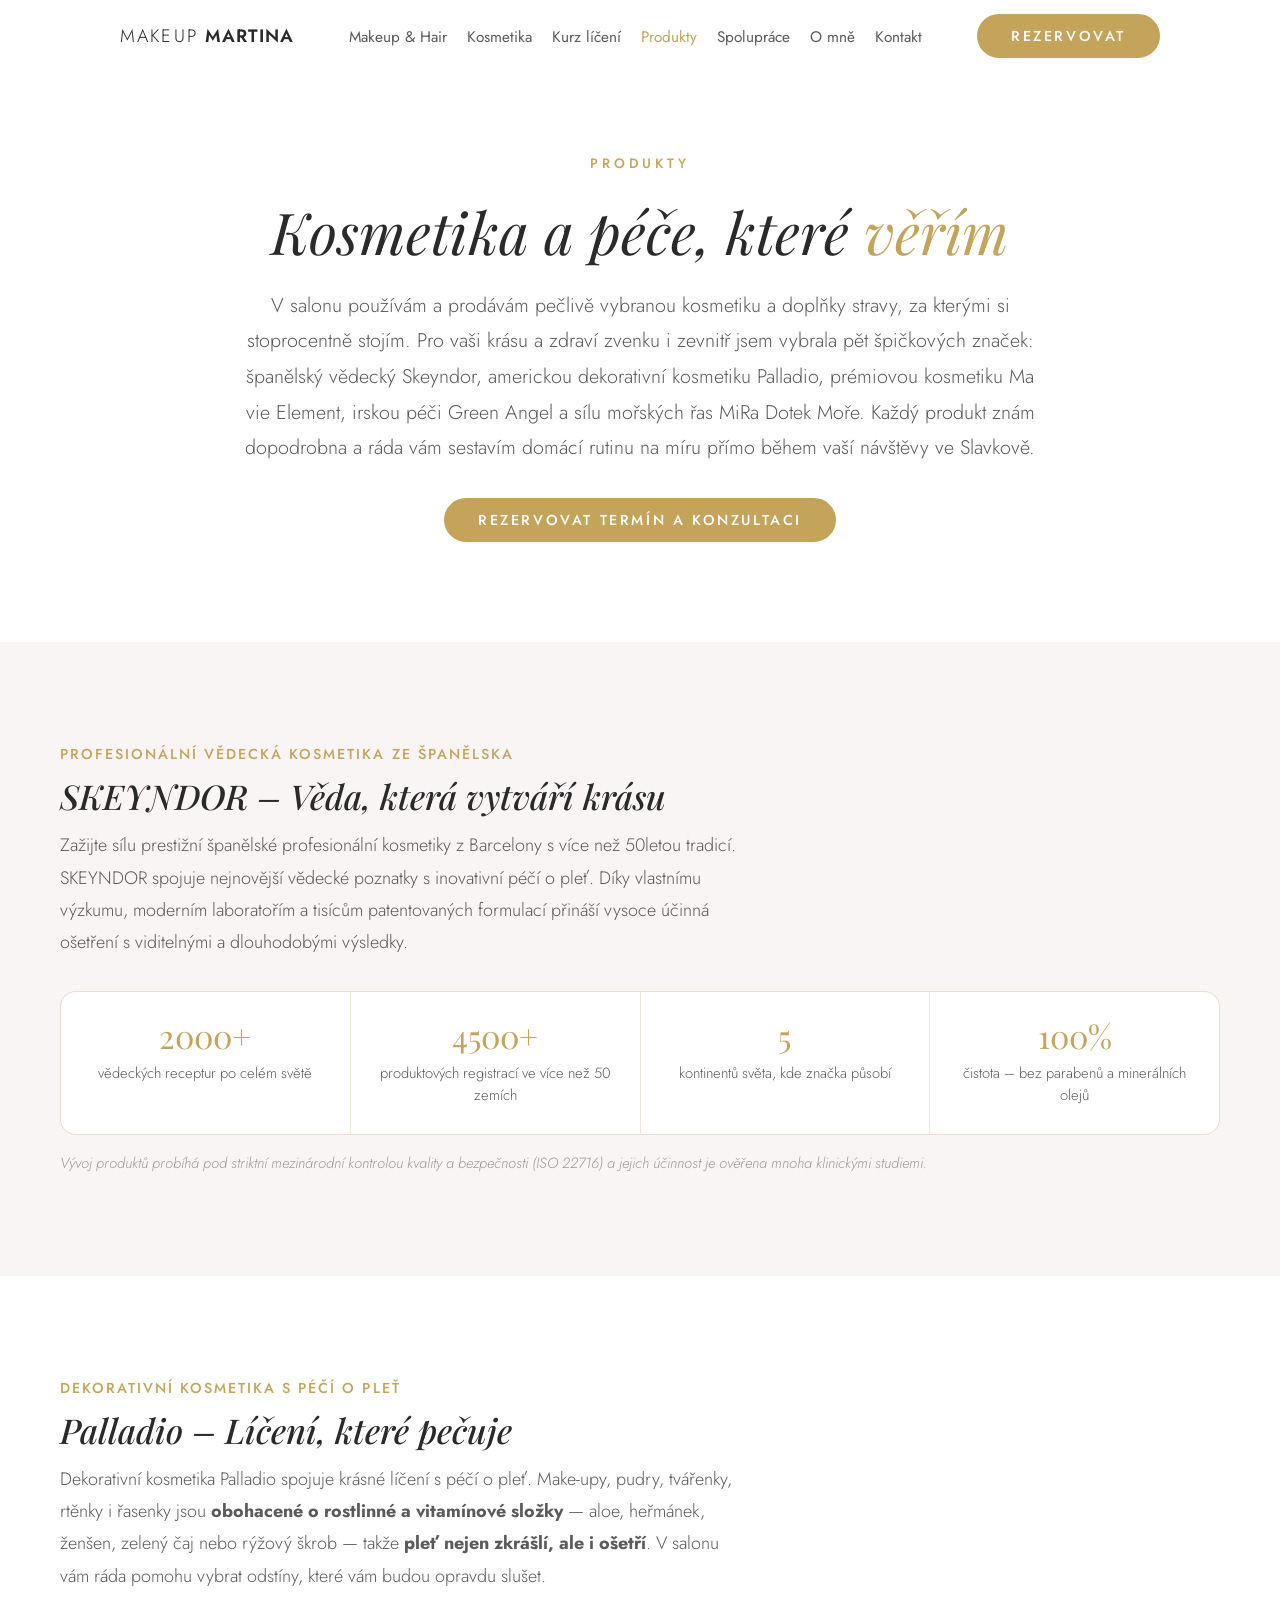
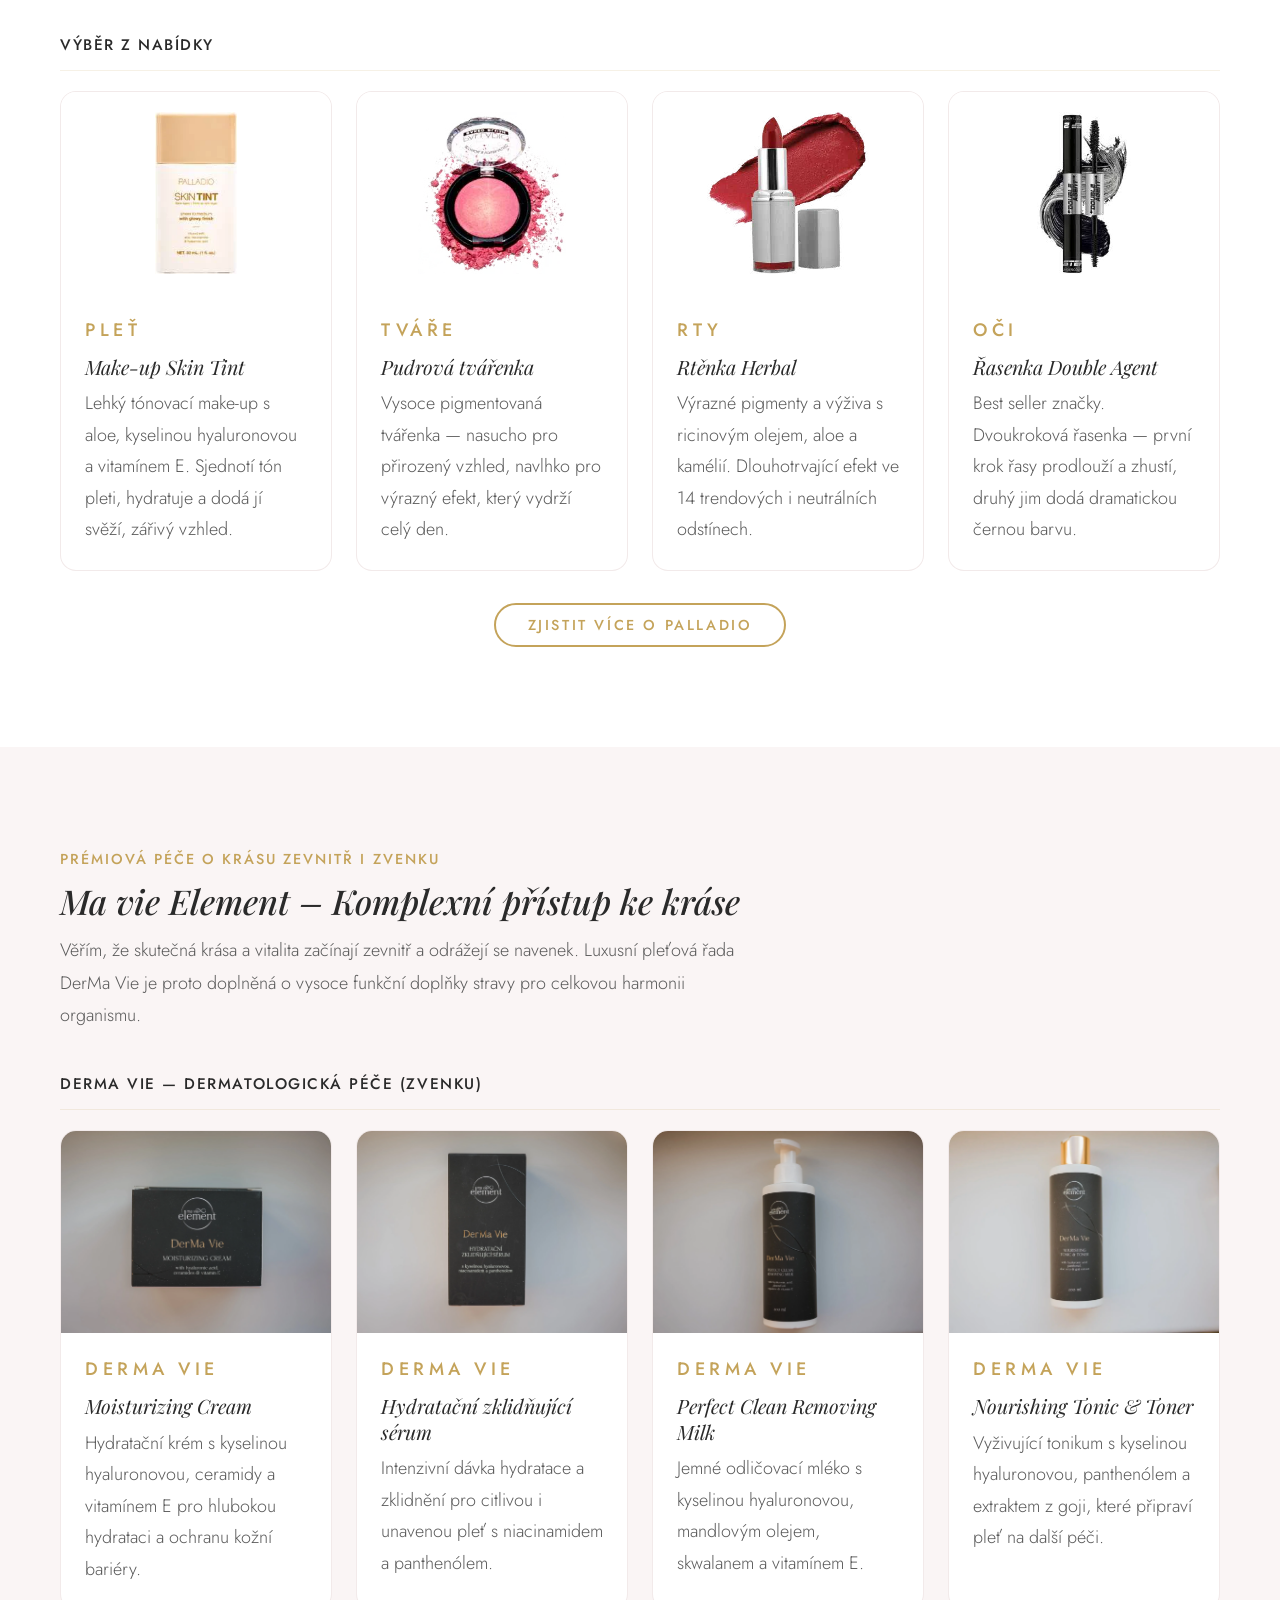
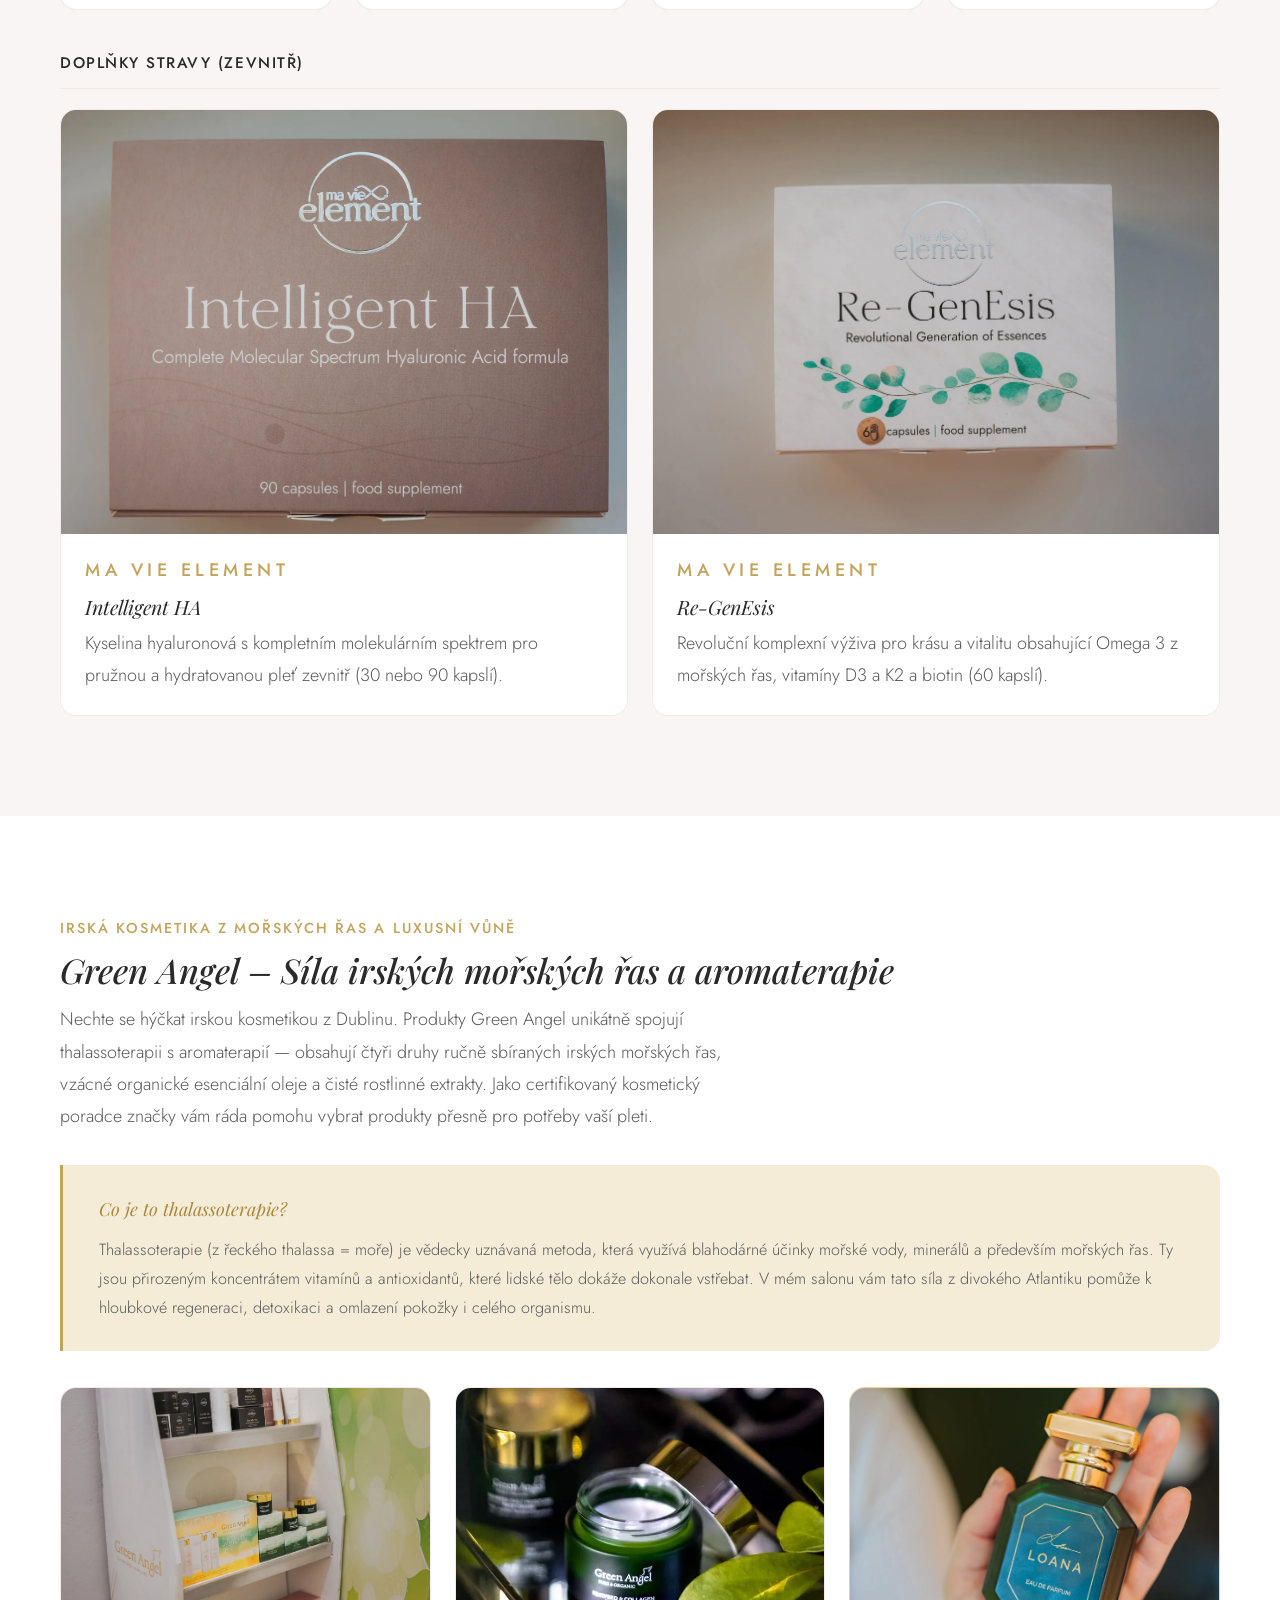
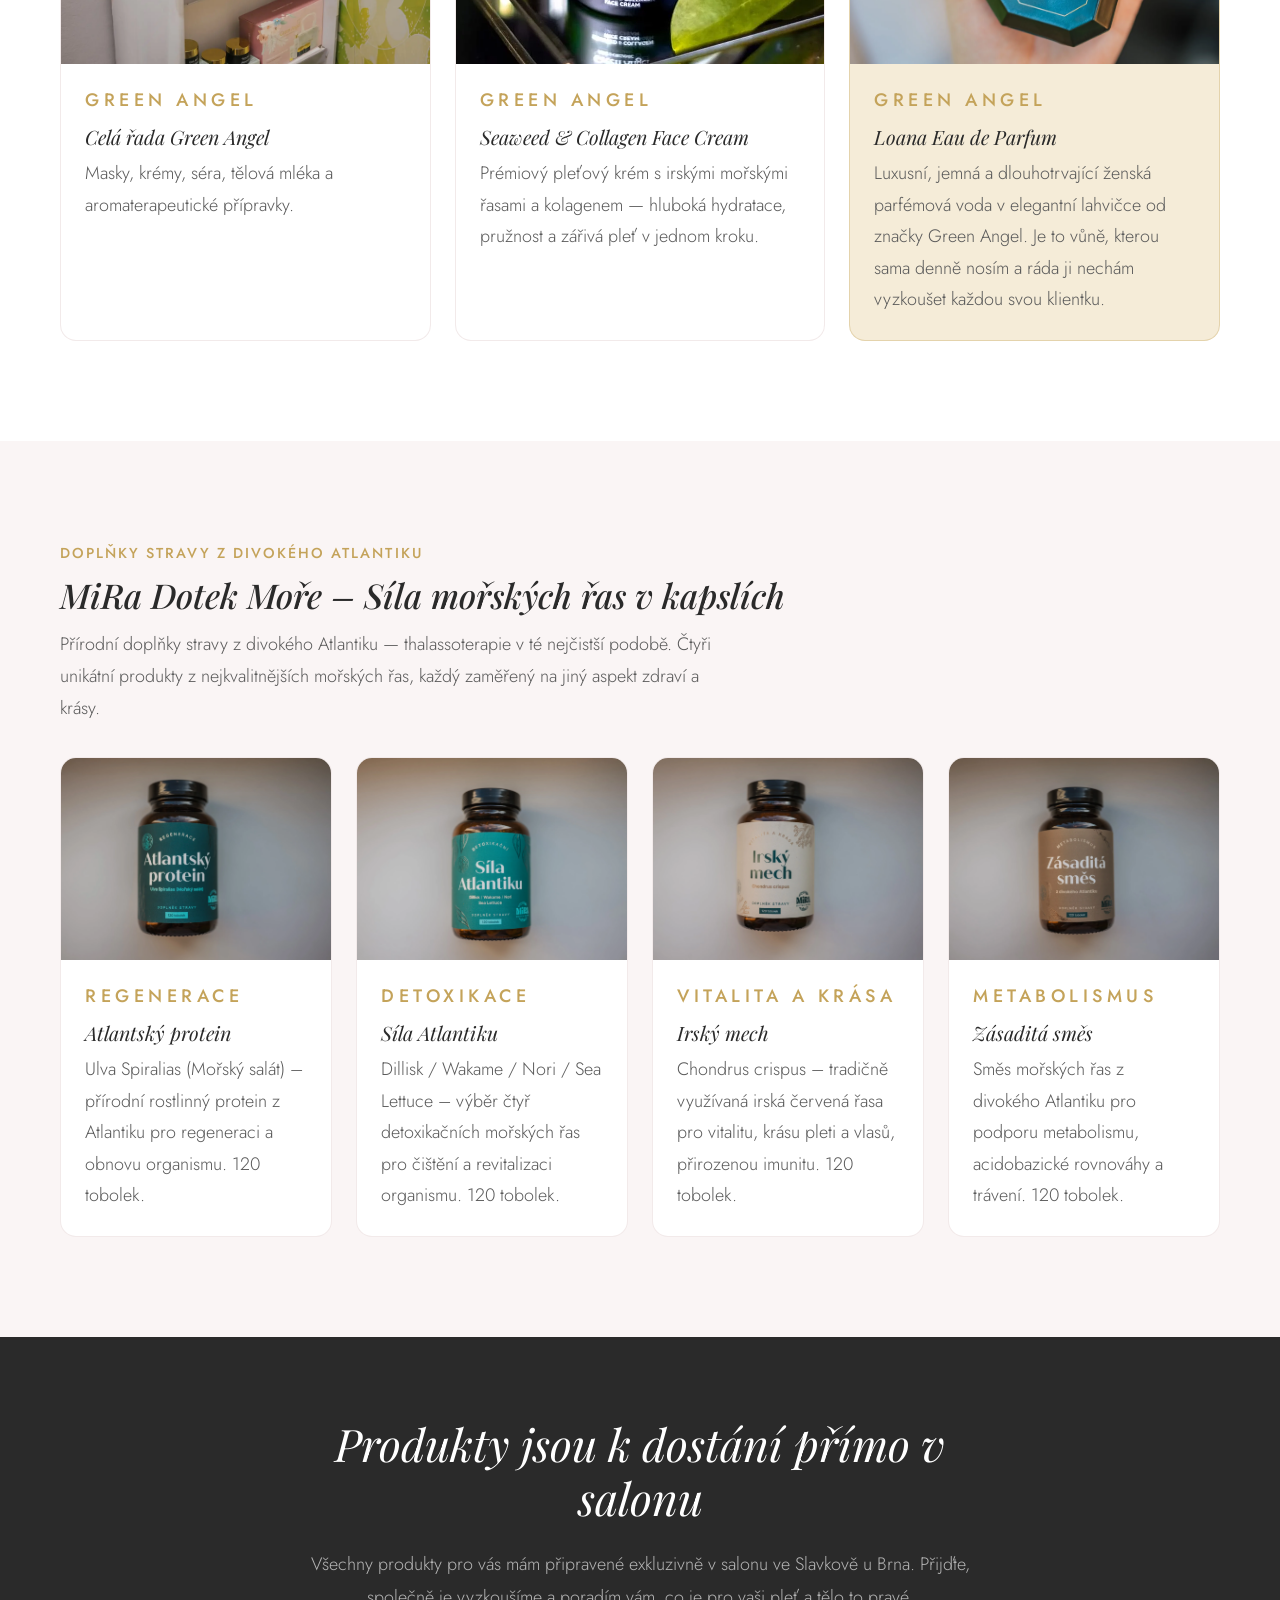
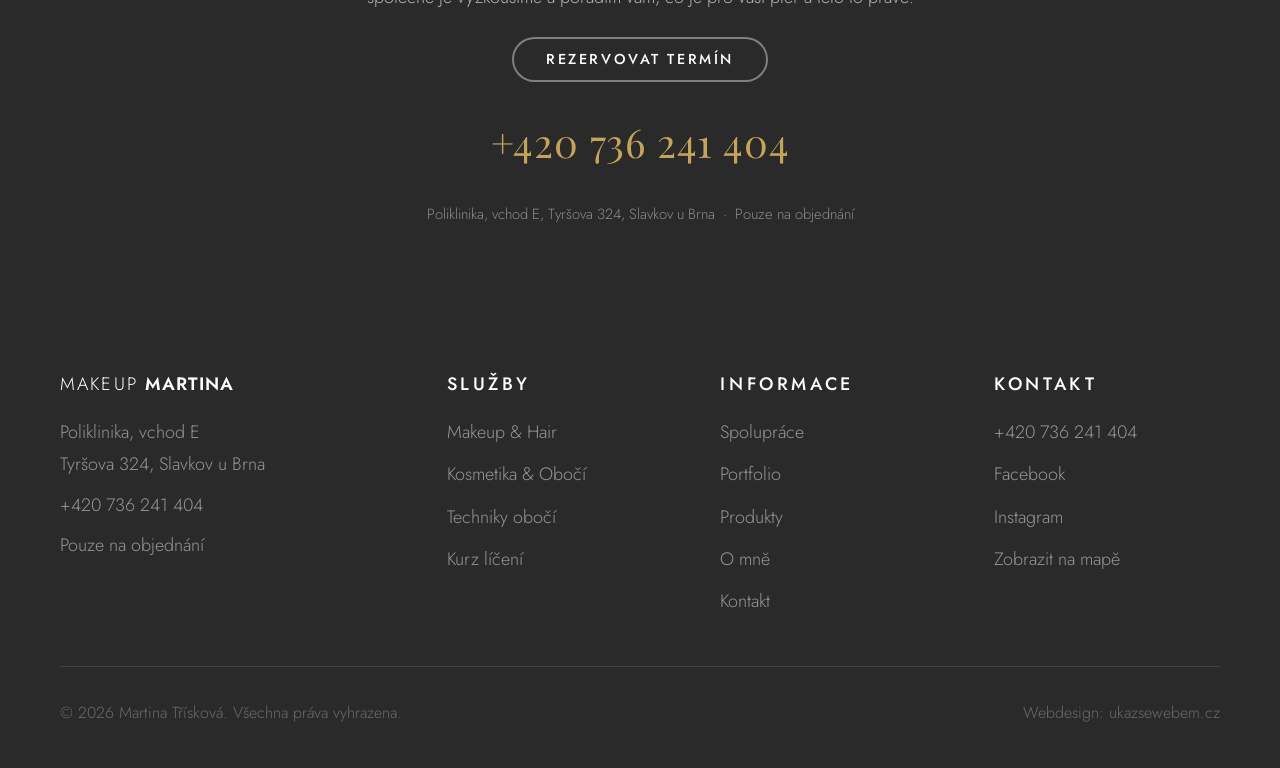
<file: produkty.html>
<!DOCTYPE html>
<html lang="cs">
<head>
  <meta charset="UTF-8">
  <meta name="author" content="Martina Třísková">
  <meta name="viewport" content="width=device-width, initial-scale=1.0">
  <meta name="description" content="Kosmetika, které věřím — Skeyndor, Palladio, Ma vie Element, Green Angel a MiRa Dotek Moře. Pečlivě vybrané produkty dostupné přímo v salonu ve Slavkově u Brna.">
  <!-- Open Graph -->
  <meta property="og:type"         content="website">
  <meta property="og:locale"       content="cs_CZ">
  <meta property="og:site_name"    content="Makeup Martina">
  <meta property="og:title"        content="Produkty | Makeup Martina — Slavkov u Brna">
  <meta property="og:description"  content="Skeyndor, Palladio, Ma vie Element, Green Angel a MiRa — pečlivě vybrané produkty dostupné přímo v salonu.">
  <meta property="og:url"          content="https://makeupmartina.cz/produkty">
  <meta property="og:image"        content="https://makeupmartina.cz/assets/img/og-image.jpg">
  <meta property="og:image:width"  content="1200">
  <meta property="og:image:height" content="630">
  <meta property="og:image:alt"    content="Makeup Martina — vizážistka Slavkov u Brna">
  <!-- Twitter Card -->
  <meta name="twitter:card"        content="summary_large_image">
  <meta name="twitter:title"       content="Produkty | Makeup Martina — Slavkov u Brna">
  <meta name="twitter:description" content="Skeyndor, Palladio, Ma vie Element, Green Angel a MiRa — pečlivě vybrané produkty dostupné přímo v salonu.">
  <meta name="twitter:image"       content="https://makeupmartina.cz/assets/img/og-image.jpg">
  <title>Produkty | Makeup Martina — Slavkov u Brna</title>
  <link rel="icon" href="assets/img/favicon.png" type="image/png">
  <link rel="preconnect" href="https://fonts.googleapis.com">
  <link rel="preconnect" href="https://fonts.gstatic.com" crossorigin>
  <link href="https://fonts.googleapis.com/css2?family=Playfair+Display:ital,wght@0,400;0,500;0,700;1,400;1,700&family=Jost:wght@300;400;500&display=swap" rel="stylesheet">
  <link rel="stylesheet" href="css/styles.css">
  <!-- Strukturovaná data -->
  <script type="application/ld+json">
  {
    "@context": "https://schema.org",
    "@type": "ItemList",
    "name": "Doporučené kosmetické produkty — Makeup Martina",
    "description": "Skeyndor, Palladio, Ma vie Element, Green Angel a MiRa Dotek Moře — pečlivě vybrané produkty dostupné přímo v salonu Makeup Martina ve Slavkově u Brna.",
    "provider": {
      "@type": "BeautySalon",
      "name": "Makeup Martina",
      "url": "https://makeupmartina.cz",
      "telephone": "+420736241404",
      "address": {
        "@type": "PostalAddress",
        "streetAddress": "Tyršova 324",
        "addressLocality": "Slavkov u Brna",
        "postalCode": "684 01",
        "addressCountry": "CZ"
      }
    }
  }
  </script>
  <link rel="canonical" href="https://makeupmartina.cz/produkty">
</head>
<body>
<a href="#main-content" class="skip-link">Přeskočit na obsah</a>

<nav class="nav" role="navigation" aria-label="Hlavní navigace">
  <div class="nav__inner">
    <a href="/" class="nav__logo" aria-label="Makeup Martina — domů">
      <span>MAKEUP&nbsp;</span><span>MARTINA</span>
    </a>
    <ul class="nav__links">
      <li><a href="makeup-hair" class="nav__link">Makeup &amp; Hair</a></li>
      <li><a href="kosmetika" class="nav__link">Kosmetika</a></li>
      <li><a href="kurz-liceni" class="nav__link">Kurz líčení</a></li>
      <li><a href="produkty" class="nav__link nav__link--active">Produkty</a></li>
      <li><a href="spoluprace" class="nav__link">Spolupráce</a></li>
      <li><a href="o-mne" class="nav__link">O mně</a></li>
      <li><a href="kontakt" class="nav__link">Kontakt</a></li>
    </ul>
    <div class="nav__cta">
      <a href="tel:+420736241404" class="btn btn--primary">Rezervovat</a>
    </div>
    <button class="nav__hamburger" aria-label="Otevřít menu" aria-expanded="false" aria-controls="nav-mobile">
      <span></span><span></span><span></span>
    </button>
  </div>
</nav>

<div class="nav__mobile" id="nav-mobile" role="dialog" aria-label="Mobilní navigace">
  <ul>
    <li><a href="makeup-hair" class="nav__link">Makeup &amp; Hair</a></li>
    <li><a href="kosmetika" class="nav__link">Kosmetika</a></li>
    <li><a href="kurz-liceni" class="nav__link">Kurz líčení</a></li>
    <li><a href="produkty" class="nav__link nav__link--active">Produkty</a></li>
    <li><a href="spoluprace" class="nav__link">Spolupráce</a></li>
    <li><a href="o-mne" class="nav__link">O mně</a></li>
    <li><a href="kontakt" class="nav__link">Kontakt</a></li>
  </ul>
  <div class="nav__cta">
    <a href="tel:+420736241404" class="btn btn--primary">Rezervovat</a>
  </div>
</div>

<main id="main-content">

  <!-- HERO -->
  <section class="hero hero--inner" id="hero">
    <div class="hero__inner">
      <div class="hero__content">
        <p class="hero__eyebrow">Produkty</p>
        <h1 class="hero__title">Kosmetika a péče, které <em>věřím</em></h1>
        <p class="hero__perex">
          V salonu používám a prodávám pečlivě vybranou kosmetiku a doplňky stravy, za kterými si stoprocentně stojím. Pro vaši krásu a zdraví zvenku i zevnitř jsem vybrala pět špičkových značek: španělský vědecký Skeyndor, americkou dekorativní kosmetiku Palladio, prémiovou kosmetiku Ma vie Element, irskou péči Green Angel a sílu mořských řas MiRa Dotek Moře. Každý produkt znám dopodrobna a ráda vám sestavím domácí rutinu na míru přímo během vaší návštěvy ve Slavkově.
        </p>
        <div class="hero__actions">
          <a href="tel:+420736241404" class="btn btn--primary">Rezervovat termín a konzultaci</a>
        </div>
      </div>
    </div>
  </section>


  <!-- SKEYNDOR -->
  <section class="section section--cream" id="skeyndor">
    <div class="section__inner">
      <div class="reveal">
        <div class="brand-section__header">
          <p class="brand-section__label">Profesionální vědecká kosmetika ze Španělska</p>
          <h2 class="brand-section__title">SKEYNDOR – Věda, která vytváří krásu</h2>
          <p class="brand-section__desc">
            Zažijte sílu prestižní španělské profesionální kosmetiky z Barcelony s více než 50letou tradicí. SKEYNDOR spojuje nejnovější vědecké poznatky s inovativní péčí o pleť. Díky vlastnímu výzkumu, moderním laboratořím a tisícům patentovaných formulací přináší vysoce účinná ošetření s viditelnými a dlouhodobými výsledky.
          </p>
        </div>
        <div class="brand-stats">
          <div class="brand-stats__item">
            <span class="brand-stats__number">2000+</span>
            <span class="brand-stats__label">vědeckých receptur po celém světě</span>
          </div>
          <div class="brand-stats__item">
            <span class="brand-stats__number">4500+</span>
            <span class="brand-stats__label">produktových registrací ve více než 50 zemích</span>
          </div>
          <div class="brand-stats__item">
            <span class="brand-stats__number">5</span>
            <span class="brand-stats__label">kontinentů světa, kde značka působí</span>
          </div>
          <div class="brand-stats__item">
            <span class="brand-stats__number">100%</span>
            <span class="brand-stats__label">čistota – bez parabenů a minerálních olejů</span>
          </div>
        </div>
        <p class="brand-stats__note">
          Vývoj produktů probíhá pod striktní mezinárodní kontrolou kvality a bezpečnosti (ISO&nbsp;22716) a jejich účinnost je ověřena mnoha klinickými studiemi.
        </p>
      </div>
    </div>
  </section>


  <!-- PALLADIO (ukázka — celá nabídka na palladio.html) -->
  <section class="section section--cream-light" id="palladio">
    <div class="section__inner">
      <div class="reveal">
        <div class="brand-section__header">
          <p class="brand-section__label">Dekorativní kosmetika s péčí o pleť</p>
          <h2 class="brand-section__title">Palladio – Líčení, které pečuje</h2>
          <p class="brand-section__desc">
            Dekorativní kosmetika Palladio spojuje krásné líčení s péčí o pleť. Make-upy, pudry, tvářenky, rtěnky i řasenky jsou <strong>obohacené o rostlinné a vitamínové složky</strong> — aloe, heřmánek, ženšen, zelený čaj nebo rýžový škrob — takže <strong>pleť nejen zkrášlí, ale i ošetří</strong>. V salonu vám ráda pomohu vybrat odstíny, které vám budou opravdu slušet.
          </p>
        </div>

        <p class="brand-section__subtitle">Výběr z nabídky</p>
        <div class="products-grid">
          <div class="product-card">
            <div class="product-card__image product-card__image--cutout">
              <img src="assets/img/produkty/palladio/skin-tint.webp" alt="Palladio Make-up Skin Tint" loading="lazy">
            </div>
            <div class="product-card__body">
              <p class="product-card__brand">Pleť</p>
              <h3 class="product-card__name">Make-up Skin Tint</h3>
              <p class="product-card__desc">Lehký tónovací make-up s aloe, kyselinou hyaluronovou a vitamínem&nbsp;E. Sjednotí tón pleti, hydratuje a dodá jí svěží, zářivý vzhled.</p>
            </div>
          </div>
          <div class="product-card">
            <div class="product-card__image product-card__image--cutout">
              <img src="assets/img/produkty/palladio/tvarenka-pudrova.webp" alt="Palladio Pudrová tvářenka" loading="lazy">
            </div>
            <div class="product-card__body">
              <p class="product-card__brand">Tváře</p>
              <h3 class="product-card__name">Pudrová tvářenka</h3>
              <p class="product-card__desc">Vysoce pigmentovaná tvářenka — nasucho pro přirozený vzhled, navlhko pro výrazný efekt, který vydrží celý den.</p>
            </div>
          </div>
          <div class="product-card">
            <div class="product-card__image product-card__image--cutout">
              <img src="assets/img/produkty/palladio/rtenka-herbal.webp" alt="Palladio Rtěnka Herbal" loading="lazy">
            </div>
            <div class="product-card__body">
              <p class="product-card__brand">Rty</p>
              <h3 class="product-card__name">Rtěnka Herbal</h3>
              <p class="product-card__desc">Výrazné pigmenty a výživa s ricinovým olejem, aloe a kamélií. Dlouhotrvající efekt ve 14 trendových i neutrálních odstínech.</p>
            </div>
          </div>
          <div class="product-card">
            <div class="product-card__image product-card__image--cutout">
              <img src="assets/img/produkty/palladio/rasenka-double-agent.webp" alt="Palladio Řasenka Double Agent" loading="lazy">
            </div>
            <div class="product-card__body">
              <p class="product-card__brand">Oči</p>
              <h3 class="product-card__name">Řasenka Double Agent</h3>
              <p class="product-card__desc">Best seller značky. Dvoukroková řasenka — první krok řasy prodlouží a zhustí, druhý jim dodá dramatickou černou barvu.</p>
            </div>
          </div>
        </div>
        <div class="brand-section__more">
          <a href="palladio" class="btn btn--outline">Zjistit více o Palladio</a>
        </div>
      </div>
    </div>
  </section>


  <!-- MA VIE ELEMENT -->
  <section class="section section--cream" id="ma-vie-element">
    <div class="section__inner">
      <div class="reveal">
        <div class="brand-section__header">
          <p class="brand-section__label">Prémiová péče o krásu zevnitř i zvenku</p>
          <h2 class="brand-section__title">Ma vie Element – Komplexní přístup ke kráse</h2>
          <p class="brand-section__desc">
            Věřím, že skutečná krása a vitalita začínají zevnitř a odrážejí se navenek. Luxusní pleťová řada DerMa Vie je proto doplněná o vysoce funkční doplňky stravy pro celkovou harmonii organismu.
          </p>
        </div>

        <p class="brand-section__subtitle">DerMa Vie — Dermatologická péče (Zvenku)</p>
        <div class="products-grid">
          <div class="product-card">
            <div class="product-card__image">
              <img src="assets/img/produkty/derma-vie-krem.webp" alt="DerMa Vie Moisturizing Cream — hydratační krém s kyselinou hyaluronovou, ceramidy a vitamínem E" loading="lazy">
            </div>
            <div class="product-card__body">
              <p class="product-card__brand">DerMa Vie</p>
              <h3 class="product-card__name">Moisturizing Cream</h3>
              <p class="product-card__desc">Hydratační krém s kyselinou hyaluronovou, ceramidy a vitamínem&nbsp;E pro hlubokou hydrataci a ochranu kožní bariéry.</p>
            </div>
          </div>
          <div class="product-card">
            <div class="product-card__image">
              <img src="assets/img/produkty/derma-vie-serum.webp" alt="DerMa Vie Hydratační zklidňující sérum s niacinamidem a panthenólem" loading="lazy">
            </div>
            <div class="product-card__body">
              <p class="product-card__brand">DerMa Vie</p>
              <h3 class="product-card__name">Hydratační zklidňující sérum</h3>
              <p class="product-card__desc">Intenzivní dávka hydratace a zklidnění pro citlivou i unavenou pleť s niacinamidem a panthenólem.</p>
            </div>
          </div>
          <div class="product-card">
            <div class="product-card__image">
              <img src="assets/img/produkty/derma-vie-odlicovaci-mleko.webp" alt="DerMa Vie Perfect Clean Removing Milk — jemné odličovací mléko s mandlovým olejem a skwalanem" loading="lazy">
            </div>
            <div class="product-card__body">
              <p class="product-card__brand">DerMa Vie</p>
              <h3 class="product-card__name">Perfect Clean Removing Milk</h3>
              <p class="product-card__desc">Jemné odličovací mléko s kyselinou hyaluronovou, mandlovým olejem, skwalanem a vitamínem&nbsp;E.</p>
            </div>
          </div>
          <div class="product-card">
            <div class="product-card__image">
              <img src="assets/img/produkty/derma-vie-tonikum.webp" alt="DerMa Vie Nourishing Tonic & Toner s kyselinou hyaluronovou, panthenólem a extraktem z goji" loading="lazy">
            </div>
            <div class="product-card__body">
              <p class="product-card__brand">DerMa Vie</p>
              <h3 class="product-card__name">Nourishing Tonic &amp; Toner</h3>
              <p class="product-card__desc">Vyživující tonikum s kyselinou hyaluronovou, panthenólem a extraktem z goji, které připraví pleť na další péči.</p>
            </div>
          </div>
        </div>

        <p class="brand-section__subtitle">Doplňky stravy (Zevnitř)</p>
        <div class="products-grid--supplements">
          <div class="product-card">
            <div class="product-card__image">
              <img src="assets/img/produkty/intelligent-ha.webp" alt="ma vie element Intelligent HA — kyselina hyaluronová v kapslích, 30 nebo 90 kapslí" loading="lazy">
            </div>
            <div class="product-card__body">
              <p class="product-card__brand">ma vie element</p>
              <h3 class="product-card__name">Intelligent HA</h3>
              <p class="product-card__desc">Kyselina hyaluronová s kompletním molekulárním spektrem pro pružnou a hydratovanou pleť zevnitř (30 nebo 90 kapslí).</p>
            </div>
          </div>
          <div class="product-card">
            <div class="product-card__image">
              <img src="assets/img/produkty/re-genesis.webp" alt="ma vie element Re-GenEsis — Omega 3 z mořských řas, vitamíny D3 a K2, biotin, 60 kapslí" loading="lazy">
            </div>
            <div class="product-card__body">
              <p class="product-card__brand">ma vie element</p>
              <h3 class="product-card__name">Re-GenEsis</h3>
              <p class="product-card__desc">Revoluční komplexní výživa pro krásu a vitalitu obsahující Omega&nbsp;3 z mořských řas, vitamíny D3 a K2 a biotin (60 kapslí).</p>
            </div>
          </div>
        </div>
      </div>
    </div>
  </section>


  <!-- GREEN ANGEL -->
  <section class="section section--cream-light" id="green-angel">
    <div class="section__inner">
      <div class="reveal">
        <div class="brand-section__header">
          <p class="brand-section__label">Irská kosmetika z mořských řas a luxusní vůně</p>
          <h2 class="brand-section__title">Green Angel – Síla irských mořských řas a aromaterapie</h2>
          <p class="brand-section__desc">
            Nechte se hýčkat irskou kosmetikou z Dublinu. Produkty Green Angel unikátně spojují thalassoterapii s aromaterapií — obsahují čtyři druhy ručně sbíraných irských mořských řas, vzácné organické esenciální oleje a čisté rostlinné extrakty. Jako certifikovaný kosmetický poradce značky vám ráda pomohu vybrat produkty přesně pro potřeby vaší pleti.
          </p>
        </div>
        <div class="insight-box insight-box--full">
          <p class="insight-box__title">Co je to thalassoterapie?</p>
          <p class="insight-box__text">Thalassoterapie (z řeckého thalassa = moře) je vědecky uznávaná metoda, která využívá blahodárné účinky mořské vody, minerálů a především mořských řas. Ty jsou přirozeným koncentrátem vitamínů a antioxidantů, které lidské tělo dokáže dokonale vstřebat. V mém salonu vám tato síla z divokého Atlantiku pomůže k hloubkové regeneraci, detoxikaci a omlazení pokožky i celého organismu.</p>
        </div>
        <div class="products-grid">
          <div class="product-card">
            <div class="product-card__image">
              <img src="assets/img/produkty/green-angel-stand.webp" alt="Green Angel — celá řada irské kosmetiky z mořských řas v salonu Makeup Martina" loading="lazy">
            </div>
            <div class="product-card__body">
              <p class="product-card__brand">Green Angel</p>
              <h3 class="product-card__name">Celá řada Green Angel</h3>
              <p class="product-card__desc">Masky, krémy, séra, tělová mléka a aromaterapeutické přípravky.</p>
            </div>
          </div>
          <div class="product-card">
            <div class="product-card__image">
              <img src="assets/img/produkty/green-angel-krem.webp" alt="Green Angel Seaweed & Collagen Face Cream — prémiový pleťový krém s irskými mořskými řasami" loading="lazy">
            </div>
            <div class="product-card__body">
              <p class="product-card__brand">Green Angel</p>
              <h3 class="product-card__name">Seaweed &amp; Collagen Face Cream</h3>
              <p class="product-card__desc">Prémiový pleťový krém s irskými mořskými řasami a kolagenem — hluboká hydratace, pružnost a zářivá pleť v jednom kroku.</p>
            </div>
          </div>
          <div class="product-card product-card--featured">
            <div class="product-card__image">
              <img src="assets/img/produkty/loana-parfem.webp" alt="Loana Eau de Parfum od Green Angel — luxusní ženská parfémová voda" loading="lazy">
            </div>
            <div class="product-card__body">
              <p class="product-card__brand">Green Angel</p>
              <h3 class="product-card__name">Loana Eau de Parfum</h3>
              <p class="product-card__desc">Luxusní, jemná a dlouhotrvající ženská parfémová voda v elegantní lahvičce od značky Green Angel. Je to vůně, kterou sama denně nosím a ráda ji nechám vyzkoušet každou svou klientku.</p>
            </div>
          </div>
        </div>
      </div>
    </div>
  </section>


  <!-- MIRA DOTEK MOŘE -->
  <section class="section section--cream" id="mira-dotek-more">
    <div class="section__inner">
      <div class="reveal">
        <div class="brand-section__header">
          <p class="brand-section__label">Doplňky stravy z divokého Atlantiku</p>
          <h2 class="brand-section__title">MiRa Dotek Moře – Síla mořských řas v kapslích</h2>
          <p class="brand-section__desc">
            Přírodní doplňky stravy z divokého Atlantiku — thalassoterapie v té nejčistší podobě. Čtyři unikátní produkty z nejkvalitnějších mořských řas, každý zaměřený na jiný aspekt zdraví a krásy.
          </p>
        </div>
        <div class="products-grid">
          <div class="product-card">
            <div class="product-card__image">
              <img src="assets/img/produkty/mira-atlantsky-protein.webp" alt="MiRa Dotek Moře Atlantský protein — Ulva Spiralias, mořský salát, regenerace, 120 tobolek" loading="lazy">
            </div>
            <div class="product-card__body">
              <p class="product-card__brand">Regenerace</p>
              <h3 class="product-card__name">Atlantský protein</h3>
              <p class="product-card__desc">Ulva Spiralias (Mořský salát) – přírodní rostlinný protein z Atlantiku pro regeneraci a obnovu organismu. 120 tobolek.</p>
            </div>
          </div>
          <div class="product-card">
            <div class="product-card__image">
              <img src="assets/img/produkty/mira-sila-atlantiku.webp" alt="MiRa Dotek Moře Síla Atlantiku — Dillisk, Wakame, Nori, Sea Lettuce, detoxikace, 120 tobolek" loading="lazy">
            </div>
            <div class="product-card__body">
              <p class="product-card__brand">Detoxikace</p>
              <h3 class="product-card__name">Síla Atlantiku</h3>
              <p class="product-card__desc">Dillisk / Wakame / Nori / Sea Lettuce – výběr čtyř detoxikačních mořských řas pro čištění a revitalizaci organismu. 120 tobolek.</p>
            </div>
          </div>
          <div class="product-card">
            <div class="product-card__image">
              <img src="assets/img/produkty/mira-irsky-mech.webp" alt="MiRa Dotek Moře Irský mech — Chondrus crispus, vitalita a krása, 120 tobolek" loading="lazy">
            </div>
            <div class="product-card__body">
              <p class="product-card__brand">Vitalita a krása</p>
              <h3 class="product-card__name">Irský mech</h3>
              <p class="product-card__desc">Chondrus crispus – tradičně využívaná irská červená řasa pro vitalitu, krásu pleti a vlasů, přirozenou imunitu. 120 tobolek.</p>
            </div>
          </div>
          <div class="product-card">
            <div class="product-card__image">
              <img src="assets/img/produkty/mira-zasadita-smes.webp" alt="MiRa Dotek Moře Zásaditá směs — metabolismus, z divokého Atlantiku, 120 tobolek" loading="lazy">
            </div>
            <div class="product-card__body">
              <p class="product-card__brand">Metabolismus</p>
              <h3 class="product-card__name">Zásaditá směs</h3>
              <p class="product-card__desc">Směs mořských řas z divokého Atlantiku pro podporu metabolismu, acidobazické rovnováhy a trávení. 120 tobolek.</p>
            </div>
          </div>
        </div>
      </div>
    </div>
  </section>


  <!-- CTA -->
  <section class="cta-section" id="cta">
    <div class="cta-section__inner">
      <h2 class="cta-section__title">Produkty jsou k dostání přímo v salonu</h2>
      <p class="cta-section__text">Všechny produkty pro vás mám připravené exkluzivně v salonu ve Slavkově u Brna. Přijďte, společně je vyzkoušíme a poradím vám, co je pro vaši pleť a tělo to pravé.</p>
      <a href="tel:+420736241404" class="btn btn--outline-light">Rezervovat termín</a>
      <a href="tel:+420736241404" class="cta-phone">+420 736 241 404</a>
      <p class="cta-section__text" style="font-size:0.82rem;opacity:.7;">Poliklinika, vchod E, Tyršova 324, Slavkov u Brna &nbsp;·&nbsp; Pouze na objednání</p>
    </div>
  </section>

</main>

<footer class="footer" role="contentinfo">
  <div class="footer__inner">
    <div class="footer__brand">
      <div class="footer__logo"><span>MAKEUP&nbsp;</span><span>MARTINA</span></div>
      <address class="footer__address" style="font-style:normal;">
        <p>Poliklinika, vchod E</p>
        <p>Tyršova 324, Slavkov u Brna</p>
        <p style="margin-top:8px;"><a href="tel:+420736241404">+420 736 241 404</a></p>
        <p style="margin-top:8px;">Pouze na objednání</p>
      </address>
    </div>
    <div class="footer__nav">
      <p class="footer__nav-title">Služby</p>
      <nav class="footer__nav-links" aria-label="Patička navigace — Služby">
        <a href="makeup-hair">Makeup &amp; Hair</a>
        <a href="kosmetika">Kosmetika &amp; Obočí</a>
        <a href="oboci">Techniky obočí</a>
        <a href="kurz-liceni">Kurz líčení</a>
      </nav>
    </div>
    <div class="footer__nav">
      <p class="footer__nav-title">Informace</p>
      <nav class="footer__nav-links" aria-label="Patička navigace — Informace">
        <a href="spoluprace">Spolupráce</a>
        <a href="portfolio">Portfolio</a>
        <a href="produkty">Produkty</a>
        <a href="o-mne">O mně</a>
        <a href="kontakt">Kontakt</a>
      </nav>
    </div>
    <div class="footer__contact">
      <p class="footer__contact-title">Kontakt</p>
      <div class="footer__contact-links">
        <a href="tel:+420736241404">+420 736 241 404</a>
        <a href="https://www.facebook.com/martinatriskova.slavkov" target="_blank" rel="noopener noreferrer">Facebook</a>
        <a href="https://www.instagram.com/makeupmartina_slavkov/" target="_blank" rel="noopener noreferrer">Instagram</a>
        <a href="https://maps.app.goo.gl/oFgY2GvgbSMM2m4w6" target="_blank" rel="noopener noreferrer">Zobrazit na mapě</a>
      </div>
    </div>
  </div>
  <div class="footer__bottom">
    <p class="footer__copy">© 2026 Martina Třísková. Všechna práva vyhrazena.</p>
    <span style="color:rgba(255,255,255,.3);">Webdesign: <a href="https://ukazsewebem.cz" target="_blank" rel="noopener noreferrer">ukazsewebem.cz</a></span>
  </div>
</footer>

<script src="js/main.js"></script>
</body>
</html>
</file>
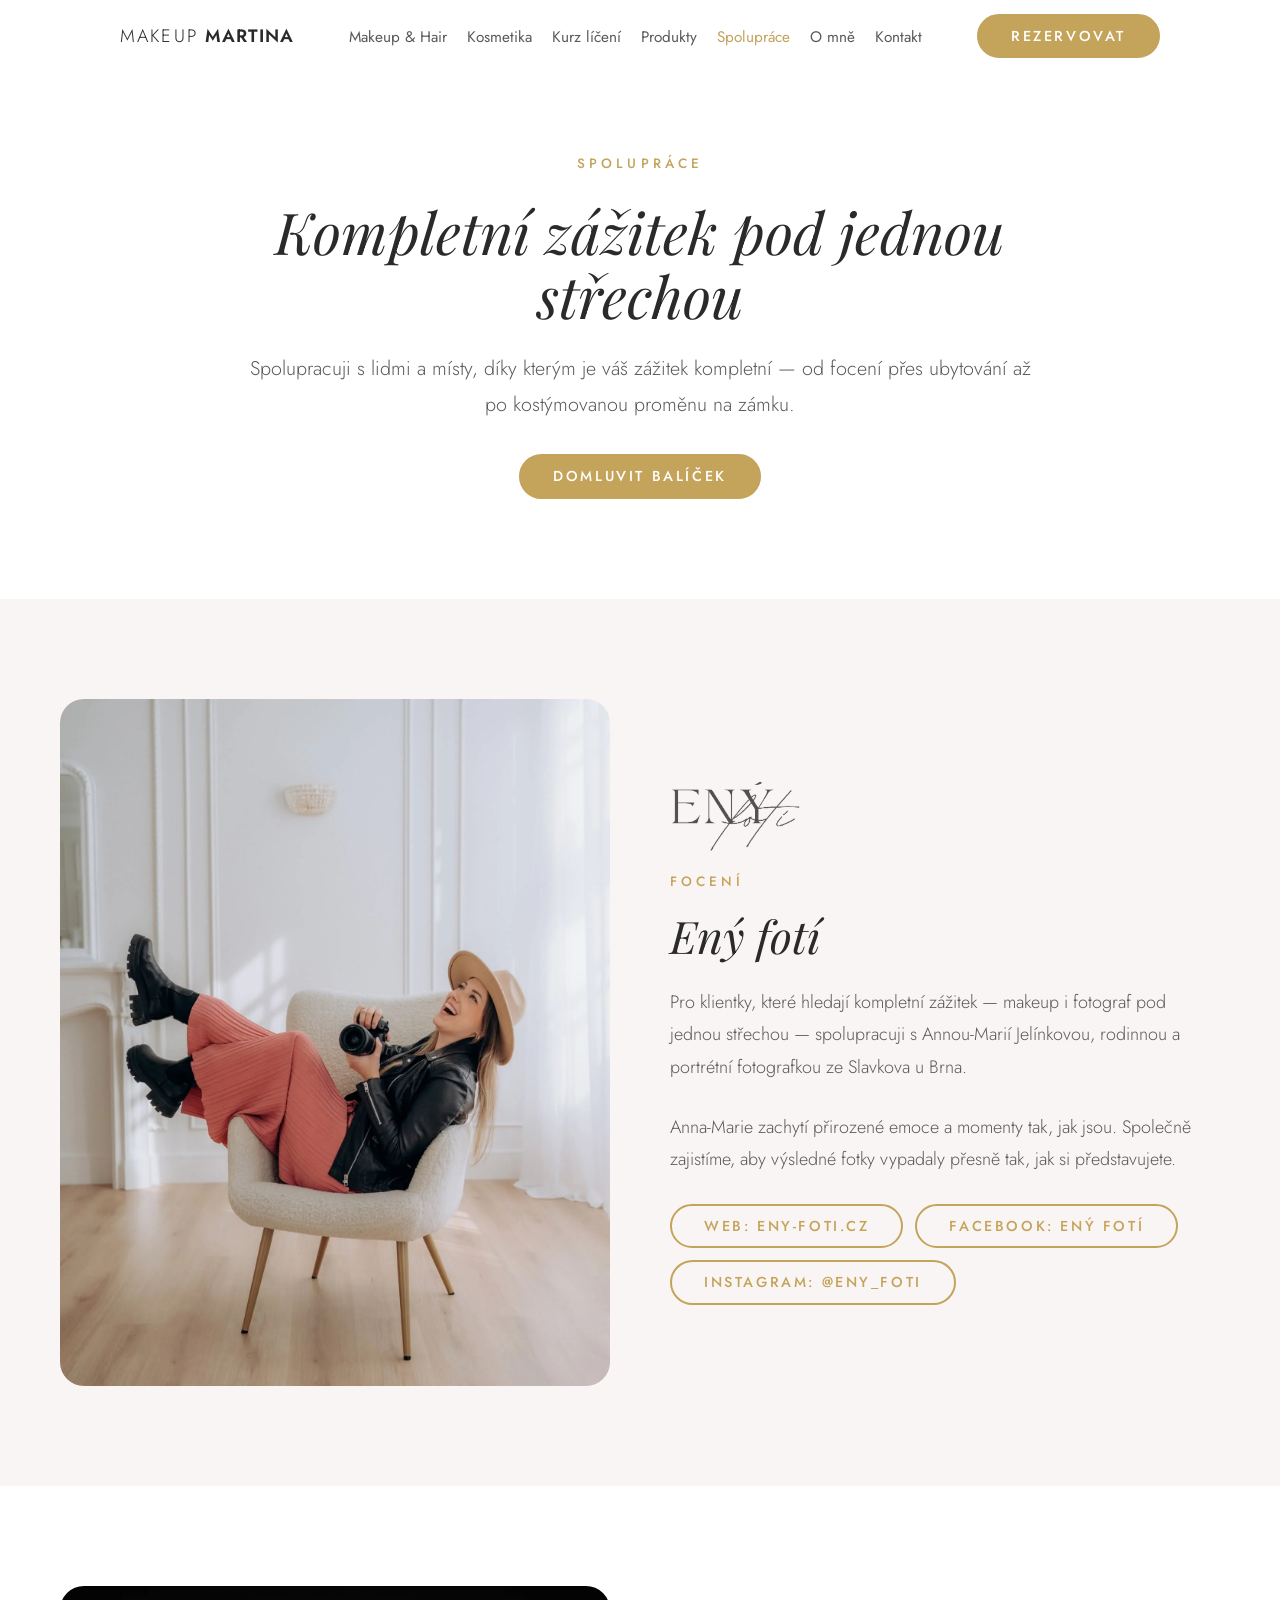
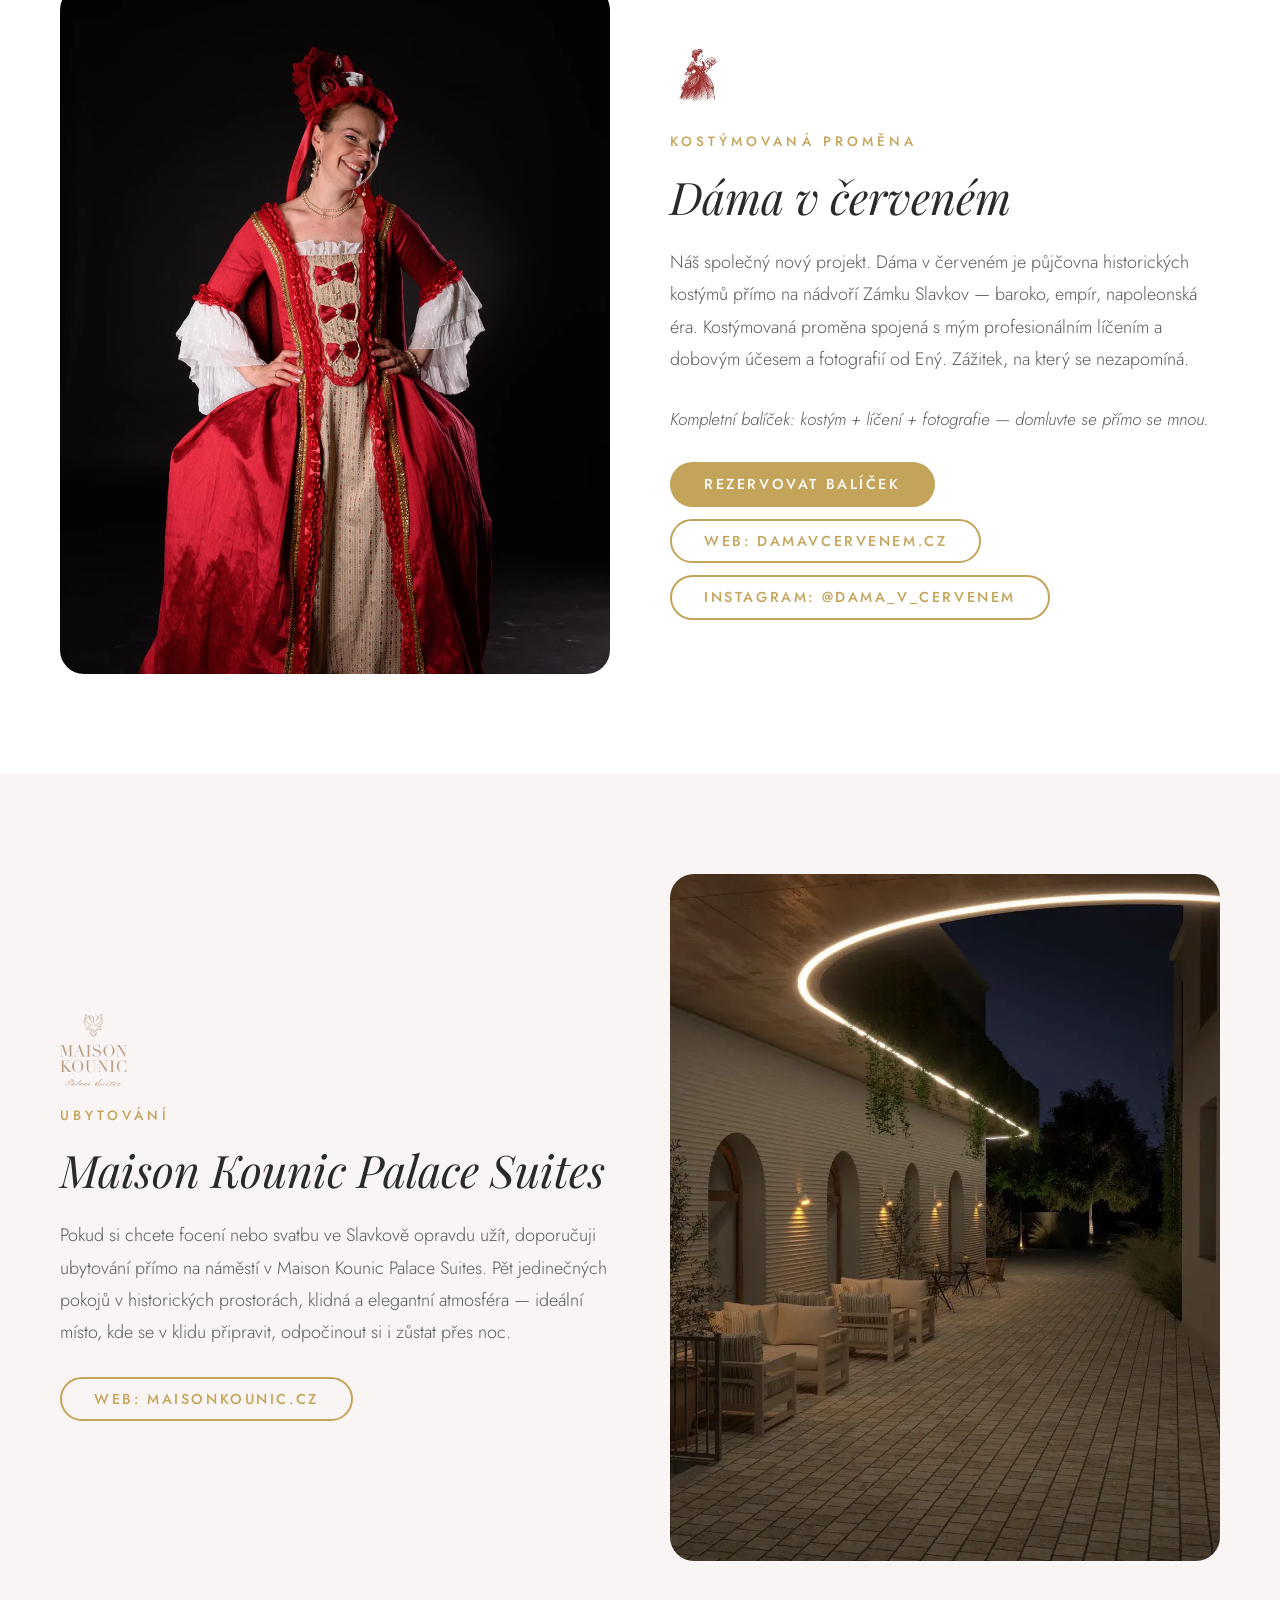
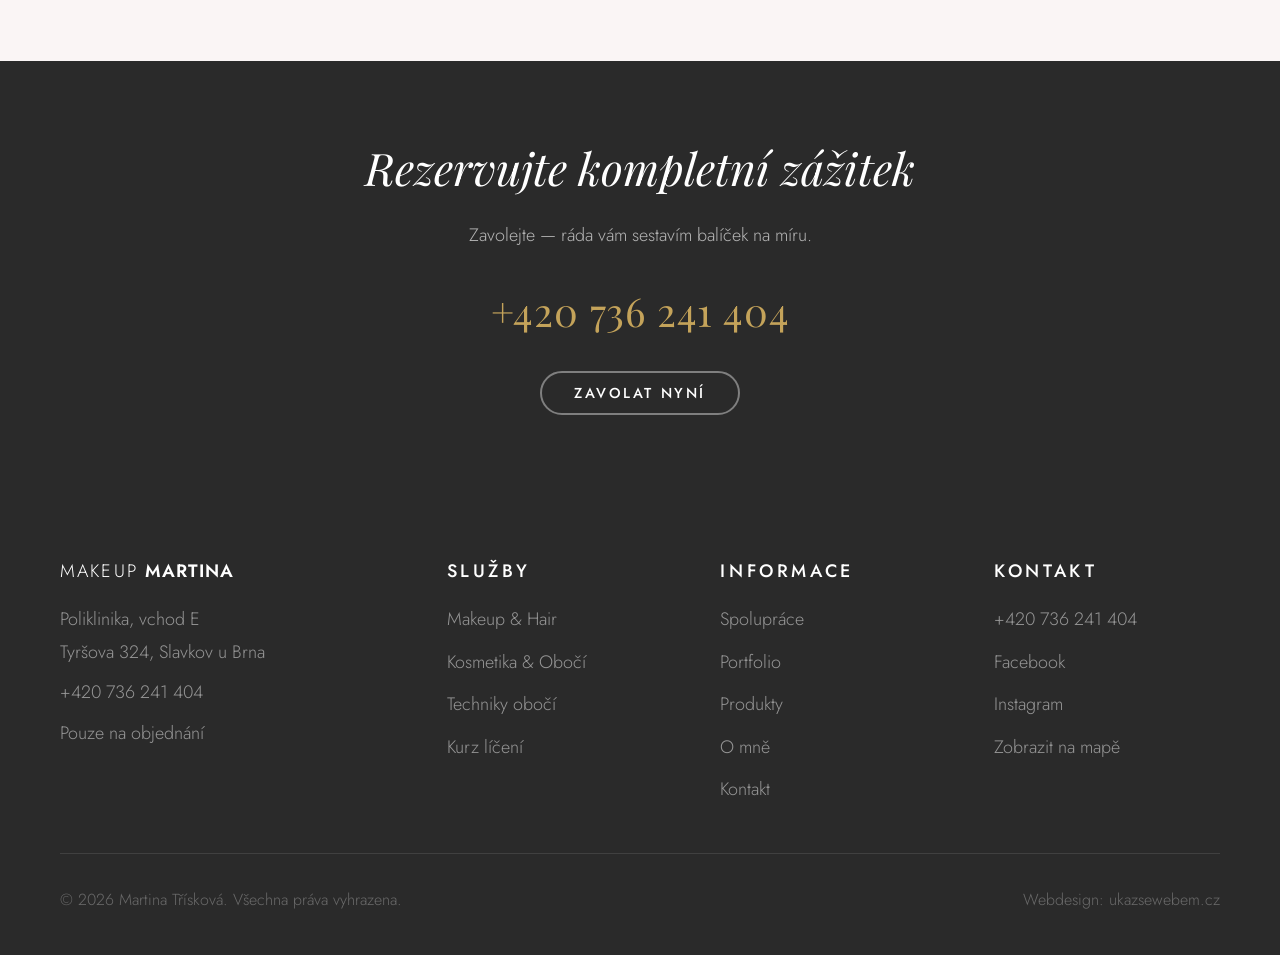
<file: spoluprace.html>
<!DOCTYPE html>
<html lang="cs">
<head>
  <meta charset="UTF-8">
  <meta name="author" content="Martina Třísková">
  <meta name="viewport" content="width=device-width, initial-scale=1.0">
  <meta name="description" content="Spolupráce Makeup Martina — Ený fotí, Maison Kounic Palace Suites a Dáma v červeném. Kompletní zážitek pro focení a svatby ve Slavkově u Brna.">
  <!-- Open Graph -->
  <meta property="og:type"         content="website">
  <meta property="og:locale"       content="cs_CZ">
  <meta property="og:site_name"    content="Makeup Martina">
  <meta property="og:title"        content="Spolupráce | Makeup Martina Slavkov u Brna">
  <meta property="og:description"  content="Ený fotí, Maison Kounic a Dáma v červeném — kompletní zážitek od líčení přes ubytování až po kostýmovanou proměnu na zámku.">
  <meta property="og:url"          content="https://makeupmartina.cz/spoluprace">
  <meta property="og:image"        content="https://makeupmartina.cz/assets/img/og-image.jpg">
  <meta property="og:image:width"  content="1200">
  <meta property="og:image:height" content="630">
  <meta property="og:image:alt"    content="Makeup Martina — vizážistka Slavkov u Brna">
  <!-- Twitter Card -->
  <meta name="twitter:card"        content="summary_large_image">
  <meta name="twitter:title"       content="Spolupráce | Makeup Martina Slavkov u Brna">
  <meta name="twitter:description" content="Ený fotí, Maison Kounic a Dáma v červeném — kompletní zážitek od líčení přes ubytování až po kostýmovanou proměnu na zámku.">
  <meta name="twitter:image"       content="https://makeupmartina.cz/assets/img/og-image.jpg">
  <title>Spolupráce | Makeup Martina Slavkov u Brna</title>
  <link rel="icon" href="assets/img/favicon.png" type="image/png">
  <link rel="preconnect" href="https://fonts.googleapis.com">
  <link rel="preconnect" href="https://fonts.gstatic.com" crossorigin>
  <link href="https://fonts.googleapis.com/css2?family=Playfair+Display:ital,wght@0,400;0,500;0,700;1,400;1,700&family=Jost:wght@300;400;500&display=swap" rel="stylesheet">
  <link rel="stylesheet" href="css/styles.css">
  <link rel="canonical" href="https://makeupmartina.cz/spoluprace">
</head>
<body>
<a href="#main-content" class="skip-link">Přeskočit na obsah</a>

<nav class="nav" role="navigation" aria-label="Hlavní navigace">
  <div class="nav__inner">
    <a href="/" class="nav__logo" aria-label="Makeup Martina — domů">
      <span>MAKEUP&nbsp;</span><span>MARTINA</span>
    </a>
    <ul class="nav__links">
      <li><a href="makeup-hair" class="nav__link">Makeup &amp; Hair</a></li>
      <li><a href="kosmetika" class="nav__link">Kosmetika</a></li>
      <li><a href="kurz-liceni" class="nav__link">Kurz líčení</a></li>
      <li><a href="produkty" class="nav__link">Produkty</a></li>
      <li><a href="spoluprace" class="nav__link nav__link--active">Spolupráce</a></li>
      <li><a href="o-mne" class="nav__link">O mně</a></li>
      <li><a href="kontakt" class="nav__link">Kontakt</a></li>
    </ul>
    <div class="nav__cta">
      <a href="tel:+420736241404" class="btn btn--primary">Rezervovat</a>
    </div>
    <button class="nav__hamburger" aria-label="Otevřít menu" aria-expanded="false" aria-controls="nav-mobile">
      <span></span><span></span><span></span>
    </button>
  </div>
</nav>

<div class="nav__mobile" id="nav-mobile" role="dialog" aria-label="Mobilní navigace">
  <ul>
    <li><a href="makeup-hair" class="nav__link">Makeup &amp; Hair</a></li>
    <li><a href="kosmetika" class="nav__link">Kosmetika</a></li>
    <li><a href="kurz-liceni" class="nav__link">Kurz líčení</a></li>
    <li><a href="produkty" class="nav__link">Produkty</a></li>
    <li><a href="spoluprace" class="nav__link nav__link--active">Spolupráce</a></li>
    <li><a href="o-mne" class="nav__link">O mně</a></li>
    <li><a href="kontakt" class="nav__link">Kontakt</a></li>
  </ul>
  <div class="nav__cta">
    <a href="tel:+420736241404" class="btn btn--primary">Rezervovat</a>
  </div>
</div>

<main id="main-content">

  <!-- HERO -->
  <section class="hero hero--inner" id="hero">
    <div class="hero__inner">
      <div class="hero__content">
        <p class="hero__eyebrow">Spolupráce</p>
        <h1 class="hero__title">Kompletní zážitek pod jednou střechou</h1>
        <p class="hero__perex">
          Spolupracuji s lidmi a místy, díky kterým je váš zážitek kompletní —
          od focení přes ubytování až po kostýmovanou proměnu na zámku.
        </p>
        <div class="hero__actions">
          <a href="tel:+420736241404" class="btn btn--primary">Domluvit balíček</a>
        </div>
      </div>
    </div>
  </section>

  <!-- ÉNÝ FOTÍ -->
  <section class="section section--cream" id="eny-foti">
    <div class="section__inner">
      <div class="contact-grid" style="align-items:center;">
        <div class="reveal reveal-delay-1">
          <img src="assets/img/eny-foti.webp" alt="Anna-Marie Jelínková — fotografka Ený fotí" loading="lazy"
               style="width:100%; aspect-ratio:4/5; object-fit:cover; border-radius:var(--radius-lg); display:block;">
        </div>
        <div>
          <img src="assets/img/spoluprace/enyfoti-logo.webp" alt="" aria-hidden="true" loading="lazy"
               class="reveal"
               style="height:72px; width:auto; display:block; margin-bottom:12px; mix-blend-mode:multiply; opacity:.85;">
          <p class="section-label reveal" aria-hidden="true">Focení</p>
          <h2 class="section__title reveal reveal-delay-1" style="text-align:left; margin-bottom:24px;">
            Ený fotí
          </h2>
          <p class="reveal reveal-delay-2" style="font-size:1rem; color:var(--ink-mid); line-height:1.8; margin-bottom:28px;">
            Pro klientky, které hledají kompletní zážitek — makeup i fotograf pod jednou střechou —
            spolupracuji s Annou-Marií Jelínkovou, rodinnou a portrétní fotografkou ze Slavkova u Brna.
          </p>
          <p class="reveal reveal-delay-3" style="font-size:1rem; color:var(--ink-mid); line-height:1.8; margin-bottom:28px;">
            Anna-Marie zachytí přirozené emoce a momenty tak, jak jsou. Společně zajistíme,
            aby výsledné fotky vypadaly přesně tak, jak si představujete.
          </p>
          <div class="reveal reveal-delay-3" style="display:flex; gap:12px; flex-wrap:wrap;">
            <a href="https://www.eny-foti.cz/" target="_blank" rel="noopener noreferrer" class="btn btn--outline">Web: eny-foti.cz</a>
            <a href="https://www.facebook.com/enyfoti" target="_blank" rel="noopener noreferrer" class="btn btn--outline">Facebook: Ený fotí</a>
            <a href="https://www.instagram.com/eny_foti/" target="_blank" rel="noopener noreferrer" class="btn btn--outline">Instagram: @eny_foti</a>
          </div>
        </div>
      </div>
    </div>
  </section>

  <!-- DÁMA V ČERVENÉM -->
  <section class="section section--cream-light" id="dama-v-cervenem">
    <div class="section__inner">
      <div class="contact-grid" style="align-items:center;">
        <div class="reveal reveal-delay-1">
          <img src="assets/img/spoluprace/dama-v-cervenem.webp" alt="Dáma v červeném — kostýmovaná proměna na Zámku Slavkov u Brna" loading="lazy"
               style="width:100%; aspect-ratio:4/5; object-fit:cover; object-position:top; border-radius:var(--radius-lg); display:block;">
        </div>
        <div>
          <img src="assets/img/spoluprace/dama-v-cervenem-logo.webp" alt="" aria-hidden="true" loading="lazy"
               class="reveal"
               style="height:72px; width:auto; display:block; margin-bottom:12px;">
          <p class="section-label reveal" aria-hidden="true">Kostýmovaná proměna</p>
          <h2 class="section__title reveal reveal-delay-1" style="text-align:left; margin-bottom:24px;">
            Dáma v červeném
          </h2>
          <p class="reveal reveal-delay-2" style="font-size:1rem; color:var(--ink-mid); line-height:1.8; margin-bottom:28px;">
            Náš společný nový projekt. Dáma v červeném je půjčovna historických kostýmů přímo na
            nádvoří Zámku Slavkov — baroko, empír, napoleonská éra. Kostýmovaná proměna spojená
            s mým profesionálním líčením a dobovým účesem a fotografií od Ený.
            Zážitek, na který se nezapomíná.
          </p>
          <p class="reveal reveal-delay-2" style="font-size:0.95rem; color:var(--ink-mid); line-height:1.8; margin-bottom:28px; font-style:italic;">
            Kompletní balíček: kostým + líčení + fotografie — domluvte se přímo se mnou.
          </p>
          <div class="reveal reveal-delay-3" style="display:flex; gap:12px; flex-wrap:wrap;">
            <a href="tel:+420736241404" class="btn btn--primary">Rezervovat balíček</a>
            <a href="https://damavcervenem.cz" target="_blank" rel="noopener noreferrer" class="btn btn--outline">Web: damavcervenem.cz</a>
            <a href="https://www.instagram.com/dama_v_cervenem/" target="_blank" rel="noopener noreferrer" class="btn btn--outline">Instagram: @dama_v_cervenem</a>
          </div>
        </div>
      </div>
    </div>
  </section>

  <!-- MAISON KOUNIC -->
  <section class="section section--cream" id="maison-kounic">
    <div class="section__inner">
      <div class="contact-grid" style="align-items:center;">
        <div>
          <img src="assets/img/spoluprace/maison-kounic.svg" alt="" aria-hidden="true" loading="lazy"
               class="reveal"
               style="height:72px; width:auto; display:block; margin-bottom:12px; opacity:.8;">
          <p class="section-label reveal" aria-hidden="true">Ubytování</p>
          <h2 class="section__title reveal reveal-delay-1" style="text-align:left; margin-bottom:24px;">
            Maison Kounic Palace Suites
          </h2>
          <p class="reveal reveal-delay-2" style="font-size:1rem; color:var(--ink-mid); line-height:1.8; margin-bottom:28px;">
            Pokud si chcete focení nebo svatbu ve Slavkově opravdu užít, doporučuji ubytování přímo
            na náměstí v Maison Kounic Palace Suites. Pět jedinečných pokojů v historických prostorách,
            klidná a elegantní atmosféra — ideální místo, kde se v klidu připravit, odpočinout si i
            zůstat přes noc.
          </p>
          <div class="reveal reveal-delay-3" style="display:flex; gap:12px; flex-wrap:wrap;">
            <a href="https://maisonkounic.cz" target="_blank" rel="noopener noreferrer" class="btn btn--outline">Web: maisonkounic.cz</a>
          </div>
        </div>
        <div class="reveal reveal-delay-1">
          <img src="assets/img/spoluprace/maison-kounic.webp" alt="Maison Kounic Palace Suites — stylové ubytování ve Slavkově u Brna" loading="lazy"
               style="width:100%; aspect-ratio:4/5; object-fit:cover; border-radius:var(--radius-lg); display:block;">
        </div>
      </div>
    </div>
  </section>

  <!-- CTA -->
  <section class="cta-section" id="cta">
    <div class="cta-section__inner">
      <h2 class="cta-section__title">Rezervujte kompletní zážitek</h2>
      <p class="cta-section__text">Zavolejte — ráda vám sestavím balíček na míru.</p>
      <a href="tel:+420736241404" class="cta-phone">+420 736 241 404</a>
      <a href="tel:+420736241404" class="btn btn--outline-light">Zavolat nyní</a>
    </div>
  </section>

</main>

<footer class="footer" role="contentinfo">
  <div class="footer__inner">
    <div class="footer__brand">
      <div class="footer__logo"><span>MAKEUP&nbsp;</span><span>MARTINA</span></div>
      <address class="footer__address" style="font-style:normal;">
        <p>Poliklinika, vchod E</p>
        <p>Tyršova 324, Slavkov u Brna</p>
        <p style="margin-top:8px;"><a href="tel:+420736241404">+420 736 241 404</a></p>
        <p style="margin-top:8px;">Pouze na objednání</p>
      </address>
    </div>
    <div class="footer__nav">
      <p class="footer__nav-title">Služby</p>
      <nav class="footer__nav-links" aria-label="Patička navigace — Služby">
        <a href="makeup-hair">Makeup &amp; Hair</a>
        <a href="kosmetika">Kosmetika &amp; Obočí</a>
        <a href="oboci">Techniky obočí</a>
        <a href="kurz-liceni">Kurz líčení</a>
      </nav>
    </div>
    <div class="footer__nav">
      <p class="footer__nav-title">Informace</p>
      <nav class="footer__nav-links" aria-label="Patička navigace — Informace">
        <a href="spoluprace">Spolupráce</a>
        <a href="portfolio">Portfolio</a>
        <a href="produkty">Produkty</a>
        <a href="o-mne">O mně</a>
        <a href="kontakt">Kontakt</a>
      </nav>
    </div>
    <div class="footer__contact">
      <p class="footer__contact-title">Kontakt</p>
      <div class="footer__contact-links">
        <a href="tel:+420736241404">+420 736 241 404</a>
        <a href="https://www.facebook.com/martinatriskova.slavkov" target="_blank" rel="noopener noreferrer">Facebook</a>
        <a href="https://www.instagram.com/makeupmartina_slavkov/" target="_blank" rel="noopener noreferrer">Instagram</a>
        <a href="https://maps.app.goo.gl/oFgY2GvgbSMM2m4w6" target="_blank" rel="noopener noreferrer">Zobrazit na mapě</a>
      </div>
    </div>
  </div>
  <div class="footer__bottom">
    <p class="footer__copy">© 2026 Martina Třísková. Všechna práva vyhrazena.</p>
    <span style="color:rgba(255,255,255,.3);">Webdesign: <a href="https://ukazsewebem.cz" target="_blank" rel="noopener noreferrer">ukazsewebem.cz</a></span>
  </div>
</footer>

<script src="js/main.js"></script>
</body>
</html>
</file>
<file: css/styles.css>
/* ============================================================
   Makeup Martina — styles.css
   Styl: teplý luxusní minimalizmus
   ============================================================ */

@import url('https://fonts.googleapis.com/css2?family=Playfair+Display:ital,wght@0,400;0,500;0,700;1,400;1,700&family=Jost:wght@300;400;500&display=swap');


/* ============================================================
   1. Reset & base
   ============================================================ */

/* Skip link — přístupnost */
.skip-link {
  position: absolute;
  top: -100%;
  left: 0;
  padding: 12px 20px;
  background: var(--gold);
  color: var(--white);
  font-size: 0.9rem;
  font-weight: 500;
  z-index: 9999;
  text-decoration: none;
  border-radius: 0 0 var(--radius-sm) 0;
}
.skip-link:focus {
  top: 0;
}

*, *::before, *::after {
  box-sizing: border-box;
  margin: 0;
  padding: 0;
}

html {
  scroll-behavior: smooth;
  -webkit-text-size-adjust: 100%;
  font-size: 112.5%; /* 18px base */
}

body {
  font-family: var(--font-sans);
  font-size: 1rem;
  font-weight: 300;
  line-height: 1.8;
  color: var(--ink-mid);
  background-color: var(--pink-bg);
  -webkit-font-smoothing: antialiased;
  -moz-osx-font-smoothing: grayscale;
  overflow-x: hidden;
}

img {
  display: block;
  max-width: 100%;
  height: auto;
}

a {
  color: inherit;
  text-decoration: none;
}

ul {
  list-style: none;
}

button {
  cursor: pointer;
  font-family: inherit;
  border: none;
  background: none;
}

h1, h2, h3, h4 {
  font-family: var(--font-serif);
  font-style: italic;
  font-weight: 400;
  line-height: 1.2;
  color: var(--ink);
}


/* ============================================================
   2. CSS proměnné (:root)
   ============================================================ */

:root {
  /* Pozadí */
  --pink-bg:     #faf5f5;   /* hlavní pozadí stránek — pudrová růžová */
  --white:       #ffffff;   /* karty, nav, hero, sekce jako kontrast */
  --pink-pale:   #f5eeee;   /* jemné detaily, ikonky, placeholder */

  /* Aliasy (interní) */
  --off-white:   #faf5f5;   /* = pink-bg */
  --light-gray:  #f5eeee;   /* = pink-pale */

  /* Pudrová — bordery a dekorativní prvky */
  --pink:        #e8d5d5;
  --pink-dark:   #d4b8b8;

  /* Zlatá — CTA, ceny, ikonky, eyebrow */
  --gold:        #c4a35a;
  --gold-dark:   #a8863d;
  --gold-pale:   #f5ecd8;

  /* Text */
  --ink:         #2a2a2a;
  --ink-mid:     #5a5a5a;
  --ink-soft:    #9a9a9a;

  /* Bordery */
  --border:      rgba(196, 163, 90, .15);
  --border-pink: rgba(212, 184, 184, .30);

  /* Fonty */
  --font-serif:  'Playfair Display', Georgia, serif;
  --font-sans:   'Jost', sans-serif;

  /* Border-radius */
  --radius-sm:   8px;
  --radius-md:   16px;
  --radius-lg:   24px;
  --radius-full: 999px;

  /* Spacing */
  --max-width:   1160px;
  --section-py:  100px;
  --section-px:  60px;
  --nav-height:  72px;
}


/* ============================================================
   3. Navigace
   ============================================================ */

.nav {
  position: fixed;
  top: 0;
  left: 0;
  right: 0;
  z-index: 1000;
  height: var(--nav-height);
  background: var(--white);
  display: flex;
  align-items: center;
  transition: background .3s, border-color .3s, box-shadow .3s;
}

.nav.scrolled {
  background: rgba(255, 255, 255, .95);
  backdrop-filter: blur(12px);
  -webkit-backdrop-filter: blur(12px);
  border-bottom: 1px solid var(--border);
  box-shadow: 0 2px 20px rgba(26, 20, 16, .06);
}

.nav__inner {
  max-width: var(--max-width);
  width: 100%;
  margin: 0 auto;
  padding: 0 var(--section-px);
  display: flex;
  align-items: center;
  justify-content: space-between;
  gap: 20px;
}

/* Logo */
.nav__logo {
  font-family: var(--font-sans);
  font-size: 1rem;
  letter-spacing: .02em;
  color: var(--ink);
  white-space: nowrap;
  flex-shrink: 0;
}

.nav__logo span:first-child {
  font-weight: 300;
  letter-spacing: .12em;
}

.nav__logo span:last-child {
  font-weight: 600;
  letter-spacing: .05em;
}

/* Linky */
.nav__links {
  display: flex;
  align-items: center;
  gap: 20px;
  flex: 1;
  justify-content: center;
}

.nav__link {
  font-family: var(--font-sans);
  font-size: 0.85rem;
  font-weight: 400;
  color: var(--ink-mid);
  transition: color .25s;
  white-space: nowrap;
}

.nav__link:hover,
.nav__link--active {
  color: var(--gold);
}

/* CTA */
.nav__cta {
  flex-shrink: 0;
}

/* Hamburger */
.nav__hamburger {
  display: none;
  flex-direction: column;
  gap: 5px;
  padding: 8px;
  cursor: pointer;
}

.nav__hamburger span {
  display: block;
  width: 22px;
  height: 1.5px;
  background: var(--ink);
  transition: transform .3s, opacity .3s;
}

.nav__hamburger.is-open span:nth-child(1) {
  transform: translateY(6.5px) rotate(45deg);
}

.nav__hamburger.is-open span:nth-child(2) {
  opacity: 0;
}

.nav__hamburger.is-open span:nth-child(3) {
  transform: translateY(-6.5px) rotate(-45deg);
}

/* Mobilní menu overlay */
.nav__mobile {
  display: flex;
  position: fixed;
  top: var(--nav-height);
  left: 0;
  right: 0;
  bottom: 0;
  background: var(--white);
  flex-direction: column;
  align-items: center;
  justify-content: center;
  gap: 48px;
  z-index: 999;
  /* Výchozí stav — skryto */
  opacity: 0;
  visibility: hidden;
  transform: translateY(-16px);
  transition: opacity .35s ease, transform .35s ease, visibility 0s linear .35s;
  pointer-events: none;
}

.nav__mobile.is-open {
  opacity: 1;
  visibility: visible;
  transform: translateY(0);
  transition: opacity .35s ease, transform .35s ease, visibility 0s linear 0s;
  pointer-events: auto;
}

/* Seznam linků */
.nav__mobile ul {
  list-style: none;
  padding: 0;
  margin: 0;
  display: flex;
  flex-direction: column;
  align-items: center;
  text-align: center;
  gap: 0;
}

/* Stagger — každý link se vynoří po sobě */
.nav__mobile.is-open ul li {
  animation: menuLinkIn .45s cubic-bezier(.25,.46,.45,.94) both;
}

.nav__mobile.is-open ul li:nth-child(1) { animation-delay: .10s; }
.nav__mobile.is-open ul li:nth-child(2) { animation-delay: .18s; }
.nav__mobile.is-open ul li:nth-child(3) { animation-delay: .26s; }
.nav__mobile.is-open ul li:nth-child(4) { animation-delay: .34s; }
.nav__mobile.is-open ul li:nth-child(5) { animation-delay: .42s; }
.nav__mobile.is-open ul li:nth-child(6) { animation-delay: .50s; }
.nav__mobile.is-open ul li:nth-child(7) { animation-delay: .58s; }

@keyframes menuLinkIn {
  from { opacity: 0; transform: translateY(10px); }
  to   { opacity: 1; transform: translateY(0); }
}

.nav__mobile .nav__link {
  font-size: 1.25rem;
  letter-spacing: .03em;
  color: var(--ink);
  display: block;
  padding: 14px 40px;
  transition: color .25s;
}

.nav__mobile .nav__link:hover,
.nav__mobile .nav__link--active {
  color: var(--gold);
}

/* CTA tlačítko — odděleno jemnou zlatou čárou */
.nav__mobile .nav__cta {
  padding-top: 24px;
  border-top: 1px solid var(--border);
  text-align: center;
}

.nav__mobile.is-open .nav__cta {
  animation: menuLinkIn .45s ease .58s both;
}


/* ============================================================
   4. Hero — homepage
   ============================================================ */

.hero {
  min-height: 100svh;
  padding-top: var(--nav-height);
  background-color: var(--white);
  display: flex;
  align-items: center;
  overflow: hidden;
}

.hero__inner {
  max-width: var(--max-width);
  width: 100%;
  margin: 0 auto;
  padding: 80px var(--section-px);
  display: grid;
  grid-template-columns: 1fr 1fr;
  gap: 60px;
  align-items: center;
}

.hero__content {
  display: flex;
  flex-direction: column;
  gap: 24px;
}

.hero__eyebrow {
  font-family: var(--font-sans);
  font-size: 0.75rem;
  font-weight: 500;
  letter-spacing: .3em;
  text-transform: uppercase;
  color: var(--gold);
}

.hero__title {
  font-family: var(--font-serif);
  font-size: clamp(2.4rem, 4vw, 4rem);
  font-weight: 400;
  line-height: 1.1;
  color: var(--ink);
}

.hero__title em {
  font-style: italic;
  color: var(--gold);
}

.hero__perex {
  font-size: 1.1rem;
  font-weight: 300;
  color: var(--ink-mid);
  line-height: 1.8;
  max-width: 480px;
}

.hero__actions {
  display: flex;
  gap: 16px;
  flex-wrap: wrap;
  margin-top: 8px;
}

.hero__image {
  position: relative;
}

.hero__image img {
  width: 100%;
  aspect-ratio: 4/5;
  object-fit: cover;
  border-radius: var(--radius-lg);
}

.hero__image-placeholder {
  width: 100%;
  aspect-ratio: 4/5;
  background: var(--light-gray);
  border-radius: var(--radius-lg);
}


/* ============================================================
   5. Hero — vnitřní stránky (.hero--inner)
   ============================================================ */

.hero--inner {
  min-height: 50vh;
  padding-top: calc(var(--nav-height) + 40px);
  padding-bottom: 60px;
  overflow: visible;
}

.hero--inner .hero__inner {
  grid-template-columns: 1fr;
  max-width: 920px;
  text-align: center;
  padding-top: 40px;
  padding-bottom: 40px;
}

.hero--inner .hero__title {
  font-size: clamp(2.4rem, 4.5vw, 4.2rem);
}

.hero--inner .hero__perex {
  margin: 0 auto;
  max-width: none;
}

.hero--inner .hero__actions {
  justify-content: center;
}

/* Hero s fotografií — 2sloupce (makeup-hair, kosmetika, kurz-liceni) */
.hero--inner--photo .hero__inner {
  grid-template-columns: 1fr 1fr;
  max-width: var(--max-width);
  text-align: left;
  gap: 60px;
}

.hero--inner--photo .hero__perex {
  margin: 0;
}

.hero--inner--photo .hero__actions {
  justify-content: flex-start;
}


/* ============================================================
   6. Sekce utilities (section-label, nadpisy, spacing)
   ============================================================ */

.section {
  padding: var(--section-py) var(--section-px);
}

/* Základní varianty pozadí */
.section--white       { background: var(--white); }
.section--off-white   { background: var(--off-white); }
.section--light-gray  { background: var(--light-gray); }
.section--pink-pale   { background: var(--pink-pale); }

/* Aliasy — odpovídají střídání sekcí per DESIGN.md */
.section--cream       { background: var(--pink-bg); }
.section--cream-light { background: var(--white); }
.section--cream-dark  { background: var(--pink-bg); }

.section__inner {
  max-width: var(--max-width);
  margin: 0 auto;
}

.section__header {
  text-align: center;
  margin-bottom: 60px;
}

.section-label {
  display: inline-block;
  font-family: var(--font-sans);
  font-size: 0.75rem;
  font-weight: 500;
  letter-spacing: .3em;
  text-transform: uppercase;
  color: var(--gold);
  margin-bottom: 16px;
}

.section__title {
  font-family: var(--font-serif);
  font-size: clamp(2rem, 3.5vw, 3.4rem);
  font-weight: 400;
  color: var(--ink);
  line-height: 1.15;
}

.section__perex {
  margin-top: 16px;
  font-size: 1rem;
  color: var(--ink-mid);
  max-width: 560px;
  margin-left: auto;
  margin-right: auto;
  line-height: 1.8;
}


/* ============================================================
   7. Karty služeb
   ============================================================ */

.services-grid {
  display: grid;
  grid-template-columns: repeat(3, 1fr);
  gap: 24px;
  align-items: start;
}

.service-card {
  background: var(--white);
  border: 1px solid var(--border);
  border-radius: var(--radius-md);
  padding: 36px 32px;
  box-shadow: 0 2px 16px rgba(26, 20, 16, .06);
  display: flex;
  flex-direction: column;
  gap: 16px;
}


.service-card--featured {
  background: var(--white);
  border: 2px solid var(--gold);
  box-shadow: 0 8px 40px rgba(196, 163, 90, .2);
  position: relative;
}

.service-card__icon {
  width: 48px;
  height: 48px;
  border-radius: 50%;
  background: var(--pink-pale);
  display: flex;
  align-items: center;
  justify-content: center;
  flex-shrink: 0;
}

.service-card__icon svg {
  width: 30px;
  height: 30px;
  stroke: var(--gold);
  stroke-width: 1.4;
  fill: none;
  stroke-linecap: round;
  stroke-linejoin: round;
}

.service-card__title {
  font-family: var(--font-serif);
  font-size: 1.4rem;
  font-weight: 500;
  color: var(--ink);
}

.service-card__desc {
  font-size: 1rem;
  color: var(--ink-mid);
  line-height: 1.8;
}

/* Krátké shrnutí pod názvem karty (kosmetika — výběr značky) */
.service-card__lead {
  font-family: var(--font-serif);
  font-style: italic;
  font-size: 1.05rem;
  color: var(--ink);
  line-height: 1.6;
  padding-bottom: 16px;
  border-bottom: 1px solid var(--border);
}

.service-card__price {
  font-family: var(--font-serif);
  font-size: 2.2rem;
  font-weight: 400;
  color: var(--gold);
  line-height: 1;
}

.service-card__checklist {
  display: flex;
  flex-direction: column;
  gap: 10px;
  margin-top: 4px;
}

.service-card__checklist li {
  font-size: 1rem;
  color: var(--ink-mid);
  display: flex;
  align-items: flex-start;
  gap: 10px;
}

.service-card__checklist li::before {
  content: '';
  display: inline-block;
  width: 16px;
  height: 16px;
  background-image: url("data:image/svg+xml,%3Csvg xmlns='http://www.w3.org/2000/svg' viewBox='0 0 16 16' fill='none' stroke='%23c4a35a' stroke-width='2' stroke-linecap='round' stroke-linejoin='round'%3E%3Cpath d='M3 8l3.5 3.5L13 4'/%3E%3C/svg%3E");
  background-repeat: no-repeat;
  background-size: contain;
  flex-shrink: 0;
  margin-top: 3px;
}

.service-card__cta {
  margin-top: auto;
  padding-top: 8px;
}


/* ============================================================
   8. Ceník karty (s .price-card--featured)
   ============================================================ */

/* Karty stejné výšky — tlačítka zarovnaná dole */
.services-grid--stretch {
  align-items: stretch;
}

/* Pomocná varianta pro 2-sloupcový grid (4 karty v 2×2 layoutu) */
.services-grid--2 {
  grid-template-columns: repeat(2, 1fr);
}

@media (max-width: 640px) {
  .services-grid--2 {
    grid-template-columns: 1fr;
  }
}



.pricing-grid {
  display: grid;
  grid-template-columns: repeat(auto-fit, minmax(260px, 1fr));
  gap: 24px;
  align-items: start;
}

.pricing-grid--2 {
  grid-template-columns: repeat(2, 1fr);
}


.price-card {
  background: var(--white);
  border: 1px solid var(--border);
  border-radius: var(--radius-md);
  padding: 36px 28px;
  box-shadow: 0 2px 16px rgba(26, 20, 16, .06);
  display: flex;
  flex-direction: column;
  gap: 16px;
  position: relative;
}


.price-card--featured {
  background: var(--white);
  border: 2px solid var(--gold);
  box-shadow: 0 8px 40px rgba(196, 163, 90, .2);
  transform: scale(1.02);
  z-index: 1;
}


.price-card__badge {
  position: absolute;
  top: -14px;
  left: 50%;
  transform: translateX(-50%);
  background: var(--gold);
  color: var(--white);
  font-family: var(--font-sans);
  font-size: 0.8rem;
  font-weight: 500;
  letter-spacing: .18em;
  text-transform: uppercase;
  padding: 5px 16px;
  border-radius: var(--radius-full);
  white-space: nowrap;
}

/* Kategorie ošetření nad názvem (např. „Základní péče") */
.price-card__label,
.service-card__label {
  font-size: 0.8rem;
  font-weight: 500;
  letter-spacing: .18em;
  text-transform: uppercase;
  color: var(--gold-dark);
  margin-bottom: -12px;
}

.price-card__desc strong,
.service-card__desc strong {
  font-weight: 500;
  color: var(--ink);
}

.price-card__title {
  font-family: var(--font-serif);
  font-size: 1.3rem;
  font-weight: 500;
  color: var(--ink);
}

.price-card__duration {
  font-size: 1rem;
  color: var(--ink-mid);
  margin-top: -8px;
}

.price-card__price {
  font-family: var(--font-serif);
  font-size: 2.6rem;
  font-weight: 400;
  color: var(--gold);
  line-height: 1;
}

.price-card__price-note {
  font-size: 1rem;
  color: var(--ink-mid);
  margin-top: -8px;
}

.price-card__desc {
  font-size: 1rem;
  color: var(--ink-mid);
  line-height: 1.7;
}

.price-card__features {
  display: flex;
  flex-direction: column;
  gap: 10px;
  flex: 1;
}

.price-card__features li {
  font-size: 1rem;
  color: var(--ink-mid);
  display: flex;
  align-items: flex-start;
  gap: 10px;
}

.price-card__features li::before {
  content: '';
  display: inline-block;
  width: 16px;
  height: 16px;
  background-image: url("data:image/svg+xml,%3Csvg xmlns='http://www.w3.org/2000/svg' viewBox='0 0 16 16' fill='none' stroke='%23c4a35a' stroke-width='2' stroke-linecap='round' stroke-linejoin='round'%3E%3Cpath d='M3 8l3.5 3.5L13 4'/%3E%3C/svg%3E");
  background-repeat: no-repeat;
  background-size: contain;
  flex-shrink: 0;
  margin-top: 3px;
}

.price-card__cta {
  margin-top: 8px;
}

/* Tabulkový ceník (jednodušší seznam) */
.price-list {
  display: flex;
  flex-direction: column;
  gap: 0;
  border: 1px solid var(--border);
  border-radius: var(--radius-md);
  overflow: hidden;
  background: var(--white);
  box-shadow: 0 4px 32px rgba(26, 20, 16, .08);
}

.price-list__item {
  display: flex;
  justify-content: space-between;
  align-items: center;
  padding: 20px 28px;
  border-bottom: 1px solid var(--border);
  gap: 20px;
}

.price-list__item:last-child {
  border-bottom: none;
}

.price-list__item--with-desc {
  flex-direction: column;
  align-items: stretch;
  gap: 8px;
}

.price-list__item--with-desc .price-list__header {
  display: flex;
  justify-content: space-between;
  align-items: center;
  gap: 20px;
}

.price-list__desc {
  font-size: 0.82rem;
  color: var(--ink-mid);
  line-height: 1.7;
}


.price-list__name {
  font-size: 1rem;
  color: var(--ink);
}

.price-list__price {
  font-family: var(--font-serif);
  font-size: 1.1rem;
  color: var(--gold);
  white-space: nowrap;
  flex-shrink: 0;
}

.price-note {
  font-size: 1rem;
  color: var(--ink-mid);
  margin-top: 20px;
  line-height: 1.7;
  padding-top: 20px;
  border-top: 1px solid var(--border);
}


/* ============================================================
   9. Proces — kroky s čísly
   ============================================================ */

.process-steps {
  display: grid;
  grid-template-columns: repeat(auto-fit, minmax(220px, 1fr));
  gap: 40px;
  counter-reset: steps;
}

.process-step {
  display: flex;
  flex-direction: column;
  gap: 16px;
}

.process-step__num {
  font-family: var(--font-serif);
  font-size: 3rem;
  font-weight: 400;
  color: var(--gold);
  line-height: 1;
  opacity: .4;
}

.process-step__title {
  font-family: var(--font-serif);
  font-size: 1.3rem;
  font-weight: 500;
  color: var(--ink);
}

.process-step__desc {
  font-size: 1rem;
  color: var(--ink-mid);
  line-height: 1.8;
}


/* ============================================================
   10. FAQ accordion
   ============================================================ */

.faq {
  max-width: 760px;
  margin: 0 auto;
}

.faq__item {
  border-bottom: 1px solid var(--border);
}

.faq__item:first-child {
  border-top: 1px solid var(--border);
}

.faq__question {
  width: 100%;
  display: flex;
  justify-content: space-between;
  align-items: center;
  gap: 20px;
  padding: 24px 0;
  font-family: var(--font-serif);
  font-size: 1.15rem;
  font-weight: 500;
  color: var(--ink);
  text-align: left;
  cursor: pointer;
  transition: color .25s;
}

.faq__question:hover {
  color: var(--gold);
}

.faq__icon {
  width: 20px;
  height: 20px;
  flex-shrink: 0;
  stroke: var(--gold);
  stroke-width: 1.5;
  fill: none;
  transition: transform .3s ease;
}

.faq__item.is-open .faq__icon {
  transform: rotate(45deg);
}

.faq__answer {
  max-height: 0;
  overflow: hidden;
  transition: max-height .4s ease, padding .3s ease;
}

.faq__item.is-open .faq__answer {
  max-height: 400px;
  padding-bottom: 24px;
}

.faq__answer p {
  font-size: 1rem;
  color: var(--ink-mid);
  line-height: 1.8;
}


/* ============================================================
   11. Galerie / portfolio grid
   ============================================================ */

.portfolio-grid {
  columns: 3;
  column-gap: 16px;
}

.portfolio-item {
  break-inside: avoid;
  margin-bottom: 16px;
  border-radius: var(--radius-md);
  overflow: hidden;
  position: relative;
  cursor: pointer;
}

.portfolio-item img {
  width: 100%;
  display: block;
  border-radius: var(--radius-md);
}


.portfolio-item--wide {
  break-inside: avoid;
}

/* Filtry kategorií */
.portfolio-filter {
  display: flex;
  gap: 12px;
  flex-wrap: wrap;
  justify-content: center;
  margin-bottom: 48px;
}

.portfolio-filter__btn {
  font-family: var(--font-sans);
  font-size: 0.8rem;
  font-weight: 500;
  letter-spacing: .18em;
  text-transform: uppercase;
  color: var(--ink-soft);
  padding: 9px 20px;
  border: 1px solid var(--border);
  border-radius: var(--radius-full);
  cursor: pointer;
  transition: background .25s, color .25s, border-color .25s;
  background: transparent;
}

.portfolio-filter__btn:hover,
.portfolio-filter__btn.is-active {
  background: var(--gold);
  color: var(--white);
  border-color: var(--gold);
}

/* Placeholder galerie (před nahráním fotek) */
.gallery-placeholder {
  display: grid;
  grid-template-columns: repeat(3, 1fr);
  gap: 16px;
}

.gallery-placeholder__item {
  background: var(--light-gray);
  border-radius: var(--radius-md);
  aspect-ratio: 3/4;
}


/* ============================================================
   12. Reference / recenze
   ============================================================ */

.reviews-grid {
  display: grid;
  grid-template-columns: repeat(3, 1fr);
  gap: 24px;
}

.review-card {
  background: var(--white);
  border: 1px solid var(--border);
  border-radius: var(--radius-md);
  padding: 32px 28px;
  display: flex;
  flex-direction: column;
  gap: 16px;
}

.review-card__stars {
  color: var(--gold);
  font-size: 1rem;
  letter-spacing: 2px;
}

.review-card__text {
  font-size: 1rem;
  color: var(--ink-mid);
  line-height: 1.8;
  font-style: italic;
  flex: 1;
}

.review-card__text::before {
  content: '"';
  font-family: var(--font-serif);
  font-size: 2rem;
  color: var(--gold);
  line-height: 0;
  vertical-align: -0.4em;
  margin-right: 2px;
  opacity: .5;
}

.review-card__author {
  font-family: var(--font-sans);
  font-size: 1rem;
  font-weight: 500;
  color: var(--ink);
  margin-top: 8px;
}


/* ============================================================
   13. CTA sekce
   ============================================================ */

.cta-section {
  background: var(--ink);
  padding: 80px var(--section-px);
  text-align: center;
}

.cta-section__inner {
  max-width: 680px;
  margin: 0 auto;
  display: flex;
  flex-direction: column;
  align-items: center;
  gap: 24px;
}

.cta-section__title {
  font-family: var(--font-serif);
  font-size: clamp(2rem, 3.5vw, 3rem);
  font-weight: 400;
  color: var(--white);
  line-height: 1.2;
}

.cta-section__text {
  font-size: 1rem;
  color: rgba(255, 255, 255, .65);
  line-height: 1.8;
}

.cta-section .btn--primary {
  font-size: 1rem;
  padding: 16px 40px;
}

.cta-phone {
  font-family: var(--font-serif);
  font-size: 2.2rem;
  font-weight: 400;
  color: var(--gold);
  letter-spacing: .02em;
}


/* ============================================================
   14. Kontakt & mapa
   ============================================================ */

.contact-grid {
  display: grid;
  grid-template-columns: 1fr 1fr;
  gap: 60px;
  align-items: start;
}

.contact-info {
  display: flex;
  flex-direction: column;
  gap: 28px;
}

.contact-item {
  display: flex;
  gap: 16px;
  align-items: flex-start;
}

.contact-item__icon {
  width: 40px;
  height: 40px;
  border-radius: 50%;
  background: var(--pink-pale);
  display: flex;
  align-items: center;
  justify-content: center;
  flex-shrink: 0;
}

.contact-item__icon svg {
  width: 18px;
  height: 18px;
  stroke: var(--gold);
  stroke-width: 1.5;
  fill: none;
  stroke-linecap: round;
  stroke-linejoin: round;
}

.contact-item__label {
  font-size: 1rem;
  font-weight: 500;
  letter-spacing: .2em;
  text-transform: uppercase;
  color: var(--gold);
  margin-bottom: 4px;
}

.contact-item__value {
  font-size: 1rem;
  color: var(--ink-mid);
  line-height: 1.6;
}

.contact-item__value a:hover {
  color: var(--gold);
}

.map-wrapper {
  border-radius: var(--radius-lg);
  overflow: hidden;
  aspect-ratio: 4/3;
}

.map-wrapper iframe {
  width: 100%;
  height: 100%;
  border: none;
  display: block;
}

.map-lightbox-trigger {
  display: block;
  width: 100%;
  height: 100%;
  border: none;
  padding: 0;
  background: none;
  cursor: zoom-in;
}

.map-lightbox-trigger img {
  width: 100%;
  height: 100%;
  object-fit: cover;
  display: block;
  transition: opacity .25s;
}

.map-lightbox-trigger:hover img {
  opacity: .88;
}

/* Lightbox */
.lightbox {
  position: fixed;
  inset: 0;
  z-index: 1100;
  display: flex;
  align-items: center;
  justify-content: center;
  padding: 24px;
}

.lightbox[hidden] {
  display: none;
}

.lightbox__backdrop {
  position: absolute;
  inset: 0;
  background: rgba(0, 0, 0, .85);
  cursor: pointer;
}

.lightbox__img {
  position: relative;
  max-width: 100%;
  max-height: 90vh;
  border-radius: var(--radius-md);
  object-fit: contain;
  z-index: 1;
  box-shadow: 0 24px 80px rgba(0, 0, 0, .4);
}

.lightbox__close {
  position: absolute;
  top: 20px;
  right: 20px;
  z-index: 2;
  background: rgba(255, 255, 255, .15);
  border: 1px solid rgba(255, 255, 255, .25);
  color: var(--white);
  width: 44px;
  height: 44px;
  border-radius: 50%;
  cursor: pointer;
  display: flex;
  align-items: center;
  justify-content: center;
  transition: background .2s;
}

.lightbox__close:hover {
  background: rgba(255, 255, 255, .3);
}

.lightbox__close svg {
  width: 18px;
  height: 18px;
}


/* ============================================================
   15. Footer
   ============================================================ */

.footer {
  background: var(--ink);
  color: rgba(255, 255, 255, .5);
  padding: 60px var(--section-px) 40px;
}

.footer__inner {
  max-width: var(--max-width);
  margin: 0 auto;
  display: grid;
  grid-template-columns: 1.5fr 1fr 1fr 1fr;
  gap: 48px;
  padding-bottom: 48px;
  border-bottom: 1px solid rgba(255, 255, 255, .1);
}

.footer__logo {
  font-family: var(--font-sans);
  font-size: 1rem;
  color: var(--white);
  margin-bottom: 16px;
}

.footer__logo span:first-child {
  font-weight: 300;
  letter-spacing: .12em;
}

.footer__logo span:last-child {
  font-weight: 600;
  letter-spacing: .05em;
}

.footer__address {
  font-size: 1rem;
  line-height: 1.8;
}

.footer__address a {
  color: rgba(255, 255, 255, .5);
  transition: color .25s;
}

.footer__address a:hover {
  color: var(--gold);
}

.footer__nav-title,
.footer__contact-title {
  font-family: var(--font-sans);
  font-size: 1rem;
  font-weight: 500;
  letter-spacing: .2em;
  text-transform: uppercase;
  color: var(--white);
  margin-bottom: 16px;
}

.footer__nav-links {
  display: flex;
  flex-direction: column;
  gap: 10px;
}

.footer__nav-links a {
  font-size: 1rem;
  color: rgba(255, 255, 255, .5);
  transition: color .25s;
}

.footer__nav-links a:hover {
  color: var(--gold);
}

.footer__contact-links {
  display: flex;
  flex-direction: column;
  gap: 10px;
}

.footer__contact-links a {
  font-size: 1rem;
  color: rgba(255, 255, 255, .5);
  transition: color .25s;
}

.footer__contact-links a:hover {
  color: var(--gold);
}

.footer__bottom {
  max-width: var(--max-width);
  margin: 0 auto;
  padding-top: 32px;
  display: flex;
  justify-content: space-between;
  align-items: center;
  gap: 20px;
  font-size: 16px;
}

.footer__copy {
  color: rgba(255, 255, 255, .3);
}

.footer__bottom a {
  color: rgba(255, 255, 255, .3);
  transition: color .25s;
}

.footer__bottom a:hover {
  color: var(--gold);
}


/* ============================================================
   16. Tlačítka (.btn--primary, .btn--outline)
   ============================================================ */

.btn {
  display: inline-flex;
  align-items: center;
  justify-content: center;
  gap: 8px;
  font-family: var(--font-sans);
  font-size: 0.8rem;
  font-weight: 500;
  letter-spacing: .18em;
  text-transform: uppercase;
  border-radius: var(--radius-full);
  padding: 13px 32px;
  border: 2px solid transparent;
  cursor: pointer;
  transition: background .3s, border-color .3s, color .3s, transform .2s;
  white-space: nowrap;
  text-decoration: none;
  line-height: 1;
}

.btn:active {
  transform: scale(.98);
}

/* Primární — zlaté, pill tvar */
.btn--primary {
  background: var(--gold);
  color: var(--white);
  border-color: var(--gold);
}

.btn--primary:hover {
  background: var(--gold-dark);
  border-color: var(--gold-dark);
}

/* Sekundární — outline, pill tvar */
.btn--outline {
  background: transparent;
  color: var(--gold);
  border-color: var(--gold);
}

.btn--outline:hover {
  background: var(--gold);
  color: var(--white);
}

/* Světlý (na tmavém pozadí) */
.btn--outline-light {
  background: transparent;
  color: var(--white);
  border-color: rgba(255, 255, 255, .4);
}

.btn--outline-light:hover {
  background: var(--white);
  color: var(--ink);
  border-color: var(--white);
}


/* ============================================================
   17. Animace & utility (.reveal, fadeUp)
   ============================================================ */

@keyframes fadeUp {
  from {
    opacity: 0;
    transform: translateY(24px);
  }
  to {
    opacity: 1;
    transform: translateY(0);
  }
}

.reveal {
  opacity: 0;
  transform: translateY(24px);
  transition: opacity .7s ease, transform .7s ease;
}

.reveal.is-visible {
  opacity: 1;
  transform: translateY(0);
}

.reveal-delay-1 { transition-delay: .15s; }
.reveal-delay-2 { transition-delay: .3s; }
.reveal-delay-3 { transition-delay: .45s; }

/* Hero vstup animace */
.hero__content > * {
  animation: fadeUp .8s ease both;
}

.hero__content > *:nth-child(1) { animation-delay: .1s; }
.hero__content > *:nth-child(2) { animation-delay: .25s; }
.hero__content > *:nth-child(3) { animation-delay: .4s; }
.hero__content > *:nth-child(4) { animation-delay: .55s; }

/* Utilita */
.text-center { text-align: center; }
.text-gold    { color: var(--gold); }
.mt-8         { margin-top: 8px; }
.mt-16        { margin-top: 16px; }
.mt-24        { margin-top: 24px; }
.mt-40        { margin-top: 40px; }

/* Divider */
.divider {
  width: 40px;
  height: 1px;
  background: var(--gold);
  margin: 20px auto;
  opacity: .5;
}


/* ============================================================
   18. Responsive — tablet (max-width: 1024px)
   ============================================================ */

@media (max-width: 1024px) {
  :root {
    --section-px: 32px;
    --section-py: 80px;
  }

  /* Nav */
  .nav__links {
    gap: 20px;
  }

  /* Hero */
  .hero__inner {
    grid-template-columns: 1fr;
    text-align: center;
    gap: 40px;
    padding: 60px var(--section-px);
  }

  .hero__perex {
    margin: 0 auto;
  }

  .hero__actions {
    justify-content: center;
  }

  .hero__image {
    max-width: 480px;
    margin: 0 auto;
  }

  /* Hero s fotografií — přepnutí na 1 sloupec */
  .hero--inner--photo .hero__inner {
    grid-template-columns: 1fr;
    text-align: center;
    gap: 40px;
    max-width: 760px;
  }

  .hero--inner--photo .hero__perex {
    margin: 0 auto;
  }

  .hero--inner--photo .hero__actions {
    justify-content: center;
  }

  /* Gridy 3 → 2 sloupce */
  .services-grid,
  .reviews-grid {
    grid-template-columns: repeat(2, 1fr);
  }

  .pricing-grid--2 {
    grid-template-columns: repeat(2, 1fr);
  }

  .process-steps {
    grid-template-columns: repeat(2, 1fr);
  }

  /* Portfolio */
  .portfolio-grid {
    columns: 2;
  }

  .gallery-placeholder {
    grid-template-columns: repeat(2, 1fr);
  }

  /* Kontakt */
  .contact-grid {
    grid-template-columns: 1fr;
    gap: 40px;
  }

  /* Footer */
  .footer__inner {
    grid-template-columns: 1fr 1fr;
    gap: 40px;
  }

  /* Price card featured */
  .price-card--featured {
    transform: scale(1);
  }
}


/* ============================================================
   19. Produkty
   ============================================================ */

.products-grid {
  display: grid;
  grid-template-columns: repeat(auto-fit, minmax(240px, 1fr));
  gap: 24px;
}

.product-card {
  background: var(--white);
  border: 1px solid var(--border-pink);
  border-radius: var(--radius-md);
  overflow: hidden;
  display: flex;
  flex-direction: column;
}


.product-card__image {
  aspect-ratio: 4 / 3;
  background: var(--pink-pale);
  overflow: hidden;
}

.product-card__image img {
  width: 100%;
  height: 100%;
  object-fit: cover;
}

.product-card__body {
  padding: 20px 24px 24px;
  display: flex;
  flex-direction: column;
  gap: 8px;
  flex: 1;
}

.product-card__brand {
  font-family: var(--font-sans);
  font-size: 1rem;
  font-weight: 500;
  letter-spacing: .25em;
  text-transform: uppercase;
  color: var(--gold);
}

/* Menší štítek s počtem odstínů (Palladio) */
.product-card__brand--meta {
  font-size: 0.75rem;
  letter-spacing: .16em;
}

.product-card__name {
  font-family: var(--font-serif);
  font-style: italic;
  font-size: 1.1rem;
  font-weight: 400;
  color: var(--ink);
  line-height: 1.3;
}

.product-card__desc {
  font-size: 1rem;
  color: var(--ink-mid);
  line-height: 1.75;
  flex: 1;
}

.product-card__salon {
  display: inline-flex;
  align-items: center;
  gap: 6px;
  font-family: var(--font-sans);
  font-size: 1rem;
  font-weight: 500;
  color: var(--ink-mid);
  margin-top: 4px;
}

.product-card__salon::before {
  content: '';
  display: inline-block;
  width: 6px;
  height: 6px;
  border-radius: 50%;
  background: var(--gold);
  flex-shrink: 0;
}

/* Sekce po značkách */
.brand-section {
  padding-bottom: 56px;
  border-bottom: 1px solid var(--border);
  margin-bottom: 56px;
}

.brand-section:last-child {
  padding-bottom: 0;
  border-bottom: none;
  margin-bottom: 0;
}

.brand-section__header {
  margin-bottom: 32px;
}

.brand-section__label {
  font-family: var(--font-sans);
  font-size: 0.8rem;
  font-weight: 500;
  letter-spacing: 0.14em;
  text-transform: uppercase;
  color: var(--gold);
}

.brand-section__title {
  font-family: var(--font-serif);
  font-size: 1.9rem;
  font-weight: 500;
  color: var(--ink);
  margin-top: 8px;
  line-height: 1.2;
}

.brand-section__desc {
  font-size: 1rem;
  color: var(--ink-mid);
  line-height: 1.8;
  margin-top: 12px;
  max-width: 680px;
}

.brand-section__subtitle {
  font-family: var(--font-sans);
  font-size: 0.85rem;
  font-weight: 500;
  letter-spacing: 0.1em;
  text-transform: uppercase;
  color: var(--ink);
  margin-top: 40px;
  margin-bottom: 20px;
  padding-bottom: 10px;
  border-bottom: 1px solid var(--border);
}


/* === INSIGHT BOX (vysvětlující blok v hero) === */
.insight-box {
  margin-top: 32px;
  padding: 24px 28px;
  background: var(--gold-pale);
  border-left: 3px solid var(--gold);
  border-radius: 0 var(--radius-sm) var(--radius-sm) 0;
  text-align: left;
}

.insight-box__title {
  font-family: var(--font-serif);
  font-size: 1rem;
  font-style: italic;
  font-weight: 400;
  color: var(--gold-dark);
  margin-bottom: 10px;
}

.insight-box__text {
  font-size: 0.9rem;
  color: var(--ink-mid);
  line-height: 1.8;
  margin: 0;
}

.insight-box--full {
  margin-top: 0;
  margin-bottom: 36px;
  border-radius: 0 var(--radius-md) var(--radius-md) 0;
  padding: 28px 36px;
}

/* Box pod mřížkou produktů (Palladio — péče o rty) */
.products-grid + .insight-box {
  margin-top: 40px;
  margin-bottom: 0;
}


/* === FACT COUNTER (Skeyndor) === */
.brand-stats {
  display: grid;
  grid-template-columns: repeat(4, 1fr);
  gap: 1px;
  background: var(--border);
  border: 1px solid var(--border);
  border-radius: var(--radius-md);
  overflow: hidden;
  margin: 32px 0 16px;
}

.brand-stats__item {
  background: var(--white);
  padding: 28px 20px;
  text-align: center;
}

.brand-stats__number {
  display: block;
  font-family: var(--font-serif);
  font-size: clamp(1.8rem, 2.5vw, 2.6rem);
  font-weight: 400;
  color: var(--gold);
  line-height: 1;
}

.brand-stats__label {
  display: block;
  font-family: var(--font-sans);
  font-size: 0.82rem;
  color: var(--ink-mid);
  line-height: 1.5;
  margin-top: 10px;
}

.brand-stats__note {
  font-size: 0.82rem;
  color: var(--ink-soft);
  font-style: italic;
  line-height: 1.65;
  margin: 0;
}

/* Tlačítko „Zjistit více“ pod ukázkou značky (Palladio) */
.brand-section__more {
  margin: 32px 0 0;
  text-align: center;
}

/* Produktový výřez na bílém pozadí — obrázek se neořezává */
.product-card__image--cutout {
  background: var(--white);
  padding: 20px;
}

.product-card__image--cutout img {
  object-fit: contain;
}

/* Rostlinné a vitamínové složky (Palladio) */
.ingredients-grid {
  display: grid;
  grid-template-columns: repeat(4, 1fr);
  gap: 1px;
  background: var(--border);
  border: 1px solid var(--border);
  border-radius: var(--radius-md);
  overflow: hidden;
}

.ingredients-grid__item {
  background: var(--white);
  padding: 22px 18px;
  text-align: center;
}

.ingredients-grid__image {
  display: block;
  width: 100%;
  height: 96px;
  object-fit: contain;
  margin: 0 auto 14px;
}

.ingredients-grid__name {
  display: block;
  font-family: var(--font-serif);
  font-size: 1.15rem;
  color: var(--gold);
  line-height: 1.3;
}

.ingredients-grid__desc {
  display: block;
  font-size: 0.85rem;
  color: var(--ink-mid);
  line-height: 1.55;
  margin-top: 6px;
}

@media (max-width: 900px) {
  .ingredients-grid {
    grid-template-columns: repeat(2, 1fr);
  }
}

/* Zvýrazněná karta (Loana) */
.product-card--featured {
  background: var(--gold-pale);
  border-color: rgba(196, 163, 90, .35);
}

/* 2-sloupcový grid pro doplňky stravy */
.products-grid--supplements {
  display: grid;
  grid-template-columns: repeat(2, 1fr);
  gap: 24px;
}

/* === SALON GALLERY === */
.salon-gallery {
  display: grid;
  grid-template-columns: repeat(3, 1fr);
  gap: 16px;
}

.salon-gallery__item img {
  width: 100%;
  aspect-ratio: 3/4;
  object-fit: cover;
  object-position: center;
  border-radius: var(--radius-md);
  display: block;
}


/* ============================================================
   19b. Responsive — nav při středních šířkách
   ============================================================ */

/* Zmenšení tlačítka Rezervovat při 7 položkách (960–1060px) */
@media (max-width: 1060px) {
  .nav__cta .btn {
    padding: 10px 18px;
    font-size: 0.75rem;
    letter-spacing: .12em;
  }
}

/* Hamburger — přepíná se dříve kvůli 7 položkám */
@media (max-width: 960px) {
  .nav__links,
  .nav__cta {
    display: none;
  }

  .nav__hamburger {
    display: flex;
  }
}

/* Tablety (641px–800px) — brand-stats na 2 sloupce */
@media (max-width: 800px) {
  .brand-stats {
    grid-template-columns: repeat(2, 1fr);
  }
}


/* ============================================================
   20. Responsive — mobil (max-width: 640px)
   ============================================================ */

@media (max-width: 640px) {
  :root {
    --section-px: 24px;
    --section-py: 60px;
    --nav-height: 64px;
  }

  /* Tlačítka — dlouhý text se zalomí místo přetečení obrazovky */
  .btn {
    max-width: 100%;
    white-space: normal;
    text-align: center;
    line-height: 1.3;
  }

  /* Nav — hamburger (již zobrazeno od 960px) */
  .nav__links,
  .nav__cta {
    display: none;
  }

  .nav__hamburger {
    display: flex;
  }

  /* Hero — inner stránky: přepnout na block layout, flex nemůže ořezávat obsah */
  .hero--inner {
    display: block;
    min-height: auto;
    padding-top: calc(var(--nav-height) + 24px);
    padding-bottom: 40px;
  }

  .hero--inner .hero__inner {
    padding-top: 0;
    padding-bottom: 0;
  }

  /* Hero */
  .hero__title {
    font-size: clamp(2.4rem, 10vw, 3.2rem);
  }

  .hero__image {
    max-width: 100%;
  }

  /* Gridy 1 sloupec */
  .services-grid,
  .reviews-grid,
  .pricing-grid,
  .pricing-grid--2,
  .pricing-grid--4,
  .process-steps {
    grid-template-columns: 1fr;
  }

  /* Portfolio masonry → 1 sloupec */
  .portfolio-grid {
    columns: 1;
  }

  .gallery-placeholder {
    grid-template-columns: 1fr;
  }

  /* Sekce */
  .section__header {
    margin-bottom: 40px;
  }

  /* Footer */
  .footer__inner {
    grid-template-columns: 1fr;
    gap: 32px;
  }

  .footer__bottom {
    flex-direction: column;
    text-align: center;
    gap: 12px;
  }

  /* CTA */
  .cta-section {
    padding: 60px var(--section-px);
  }

  .cta-phone {
    font-size: 1.6rem;
  }

  /* Tlačítka na celou šířku na nejmenších zařízeních */
  .hero__actions {
    flex-direction: column;
    align-items: stretch;
  }

  .hero__actions .btn {
    justify-content: center;
    white-space: normal;
    text-align: center;
    line-height: 1.3;
  }

  /* Reviews — 1 sloupec pod sebou */
  .reviews-grid {
    grid-template-columns: 1fr;
  }

  /* Produkty — 1 sloupec */
  .products-grid {
    grid-template-columns: 1fr;
    gap: 16px;
  }

  /* Salon gallery — 1 sloupec, kratší aspect ratio */
  .salon-gallery {
    grid-template-columns: 1fr;
  }

  .salon-gallery__item img {
    aspect-ratio: 4/3;
  }

  /* Insight box — menší padding na mobilu */
  .insight-box--full {
    padding: 20px 18px;
  }

  /* Spolupráce — contact-grid: centrování obsahu na mobilu */
  .contact-grid > div {
    text-align: center;
  }
  .contact-grid .section__title {
    text-align: center !important;
  }
  .contact-grid img:not([style*="aspect-ratio"]) {
    margin-left: auto;
    margin-right: auto;
  }
  /* Tlačítka — sloupec na celou šířku (brání přetékání white-space:nowrap) */
  .contact-grid > div > div {
    flex-direction: column;
    align-items: stretch;
  }
  .contact-grid .btn {
    width: 100%;
    text-align: center;
    white-space: normal;
    line-height: 1.4;
  }
  .contact-grid img {
    max-width: 100%;
    box-sizing: border-box;
  }

  /* Skeyndor fact counter — 2×2 na mobilu */
  .brand-stats {
    grid-template-columns: repeat(2, 1fr);
  }

  /* Supplements grid — 1 sloupec na mobilu */
  .products-grid--supplements {
    grid-template-columns: 1fr;
  }
}
</file>
